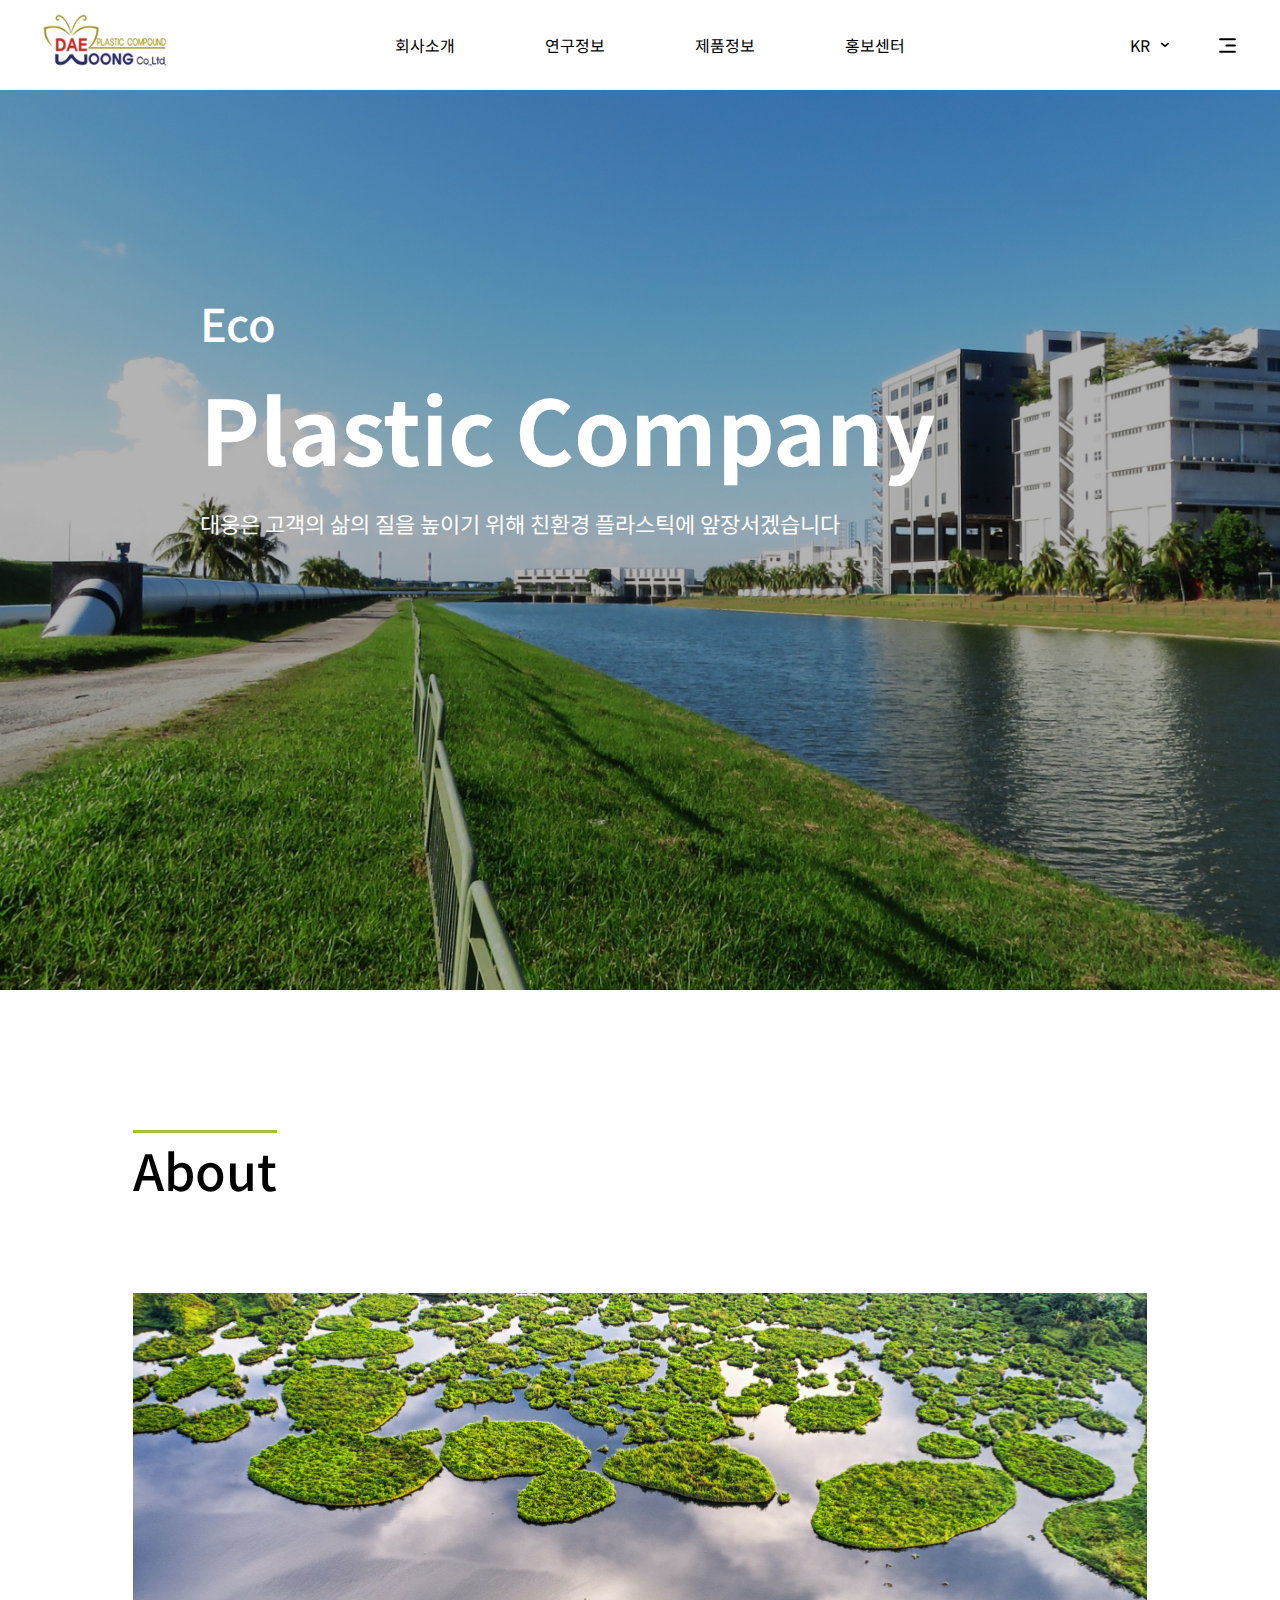
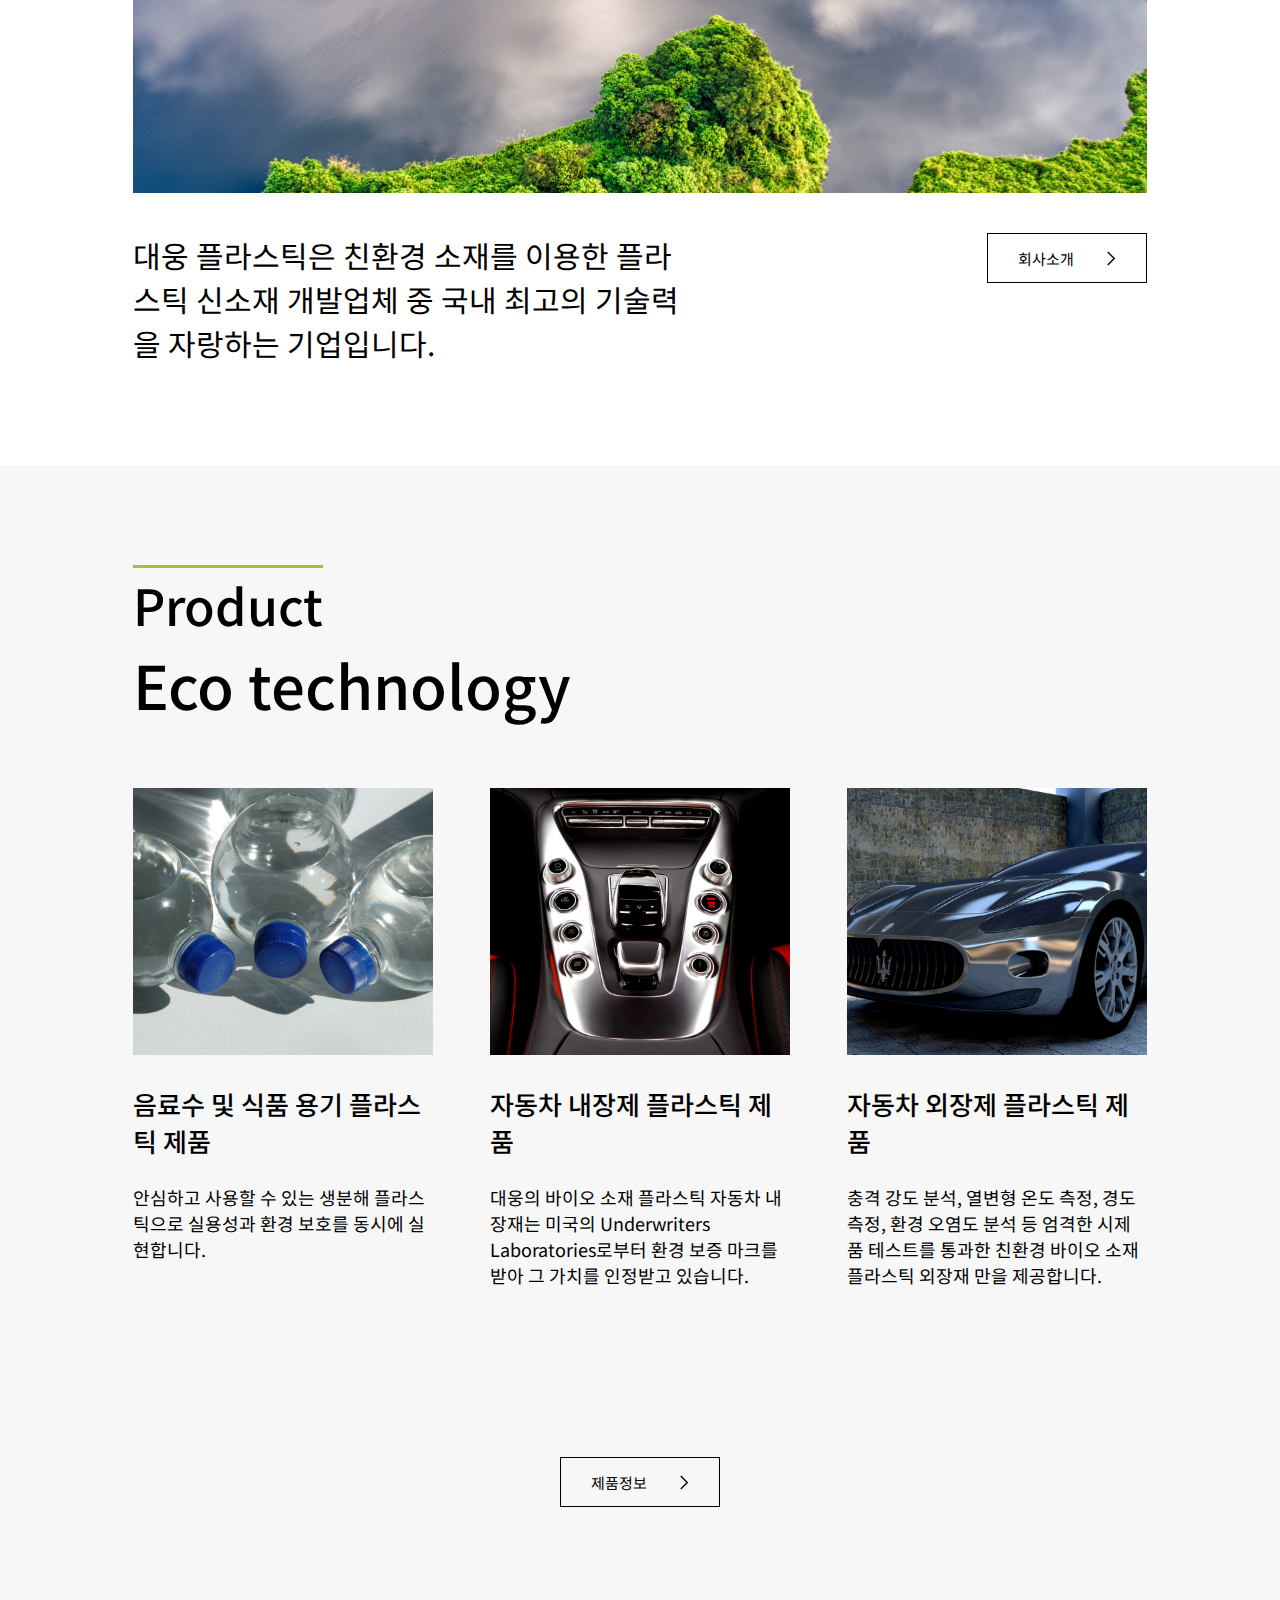
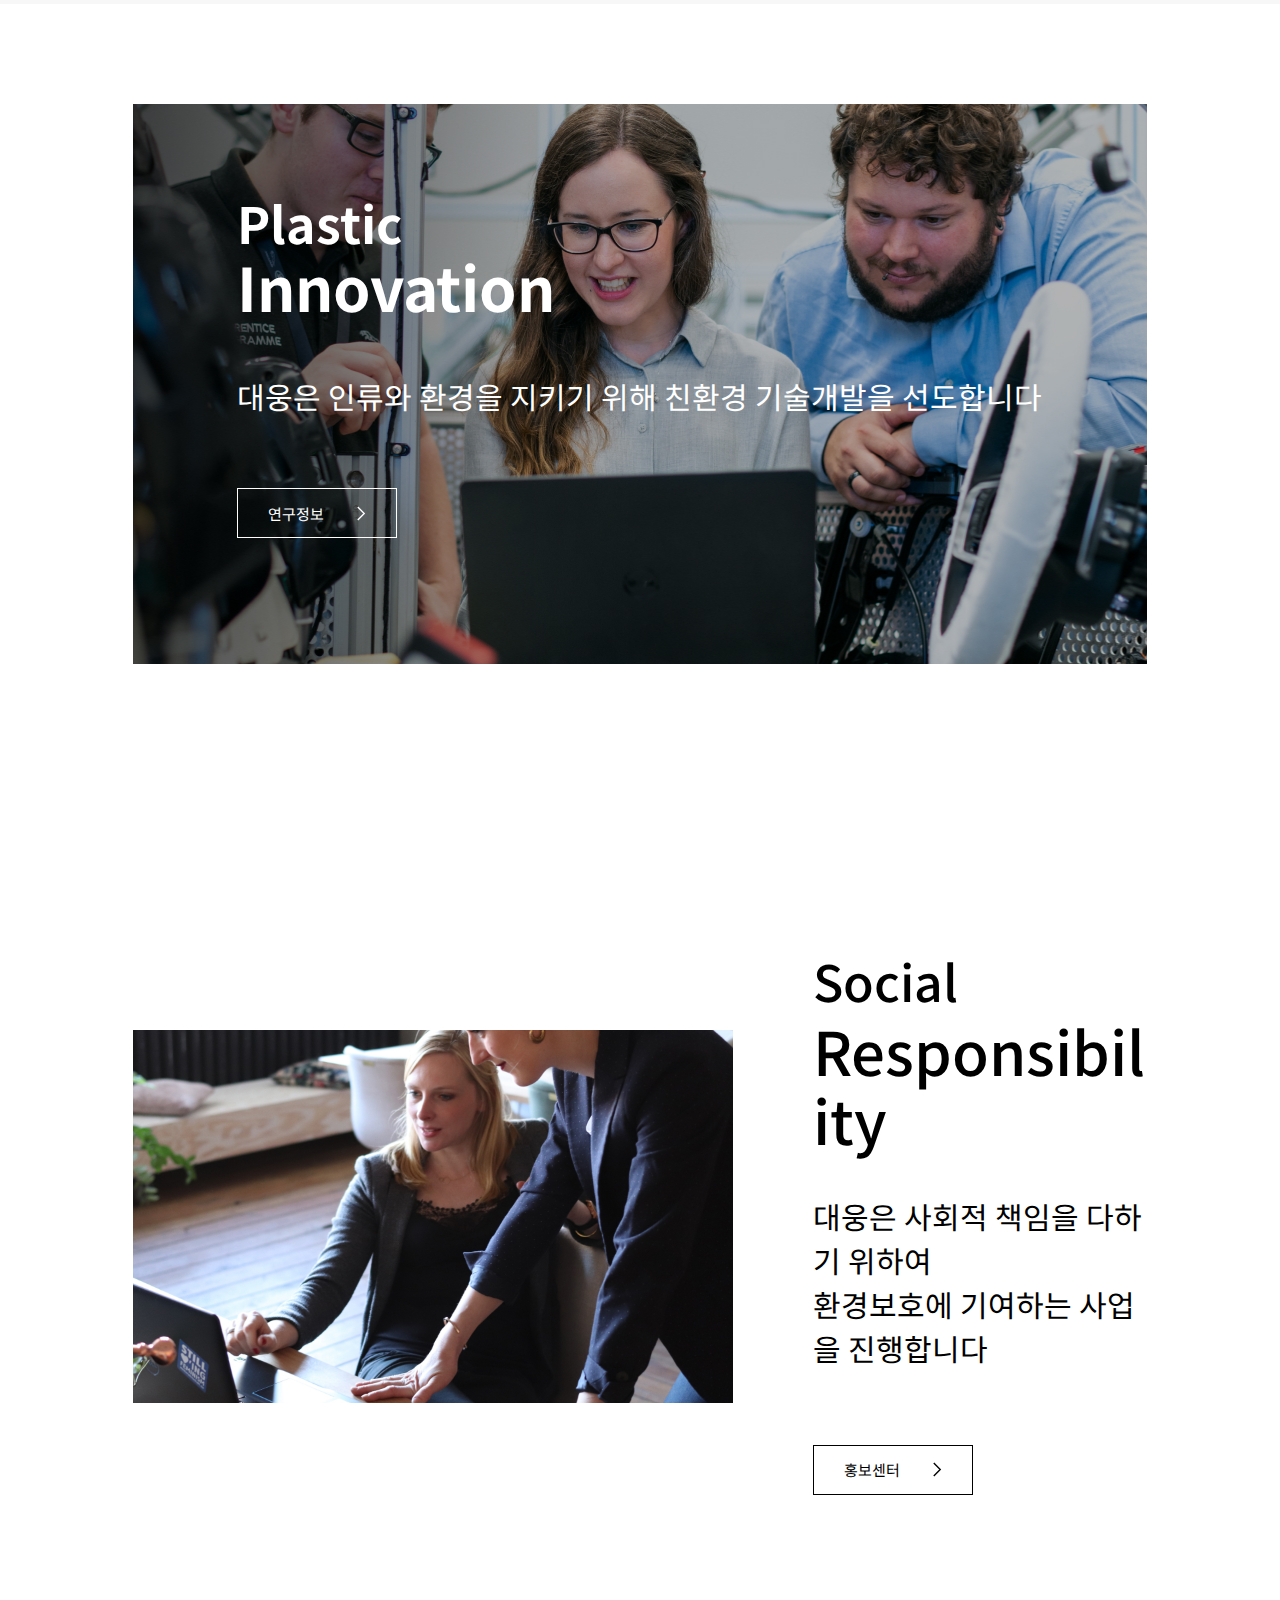
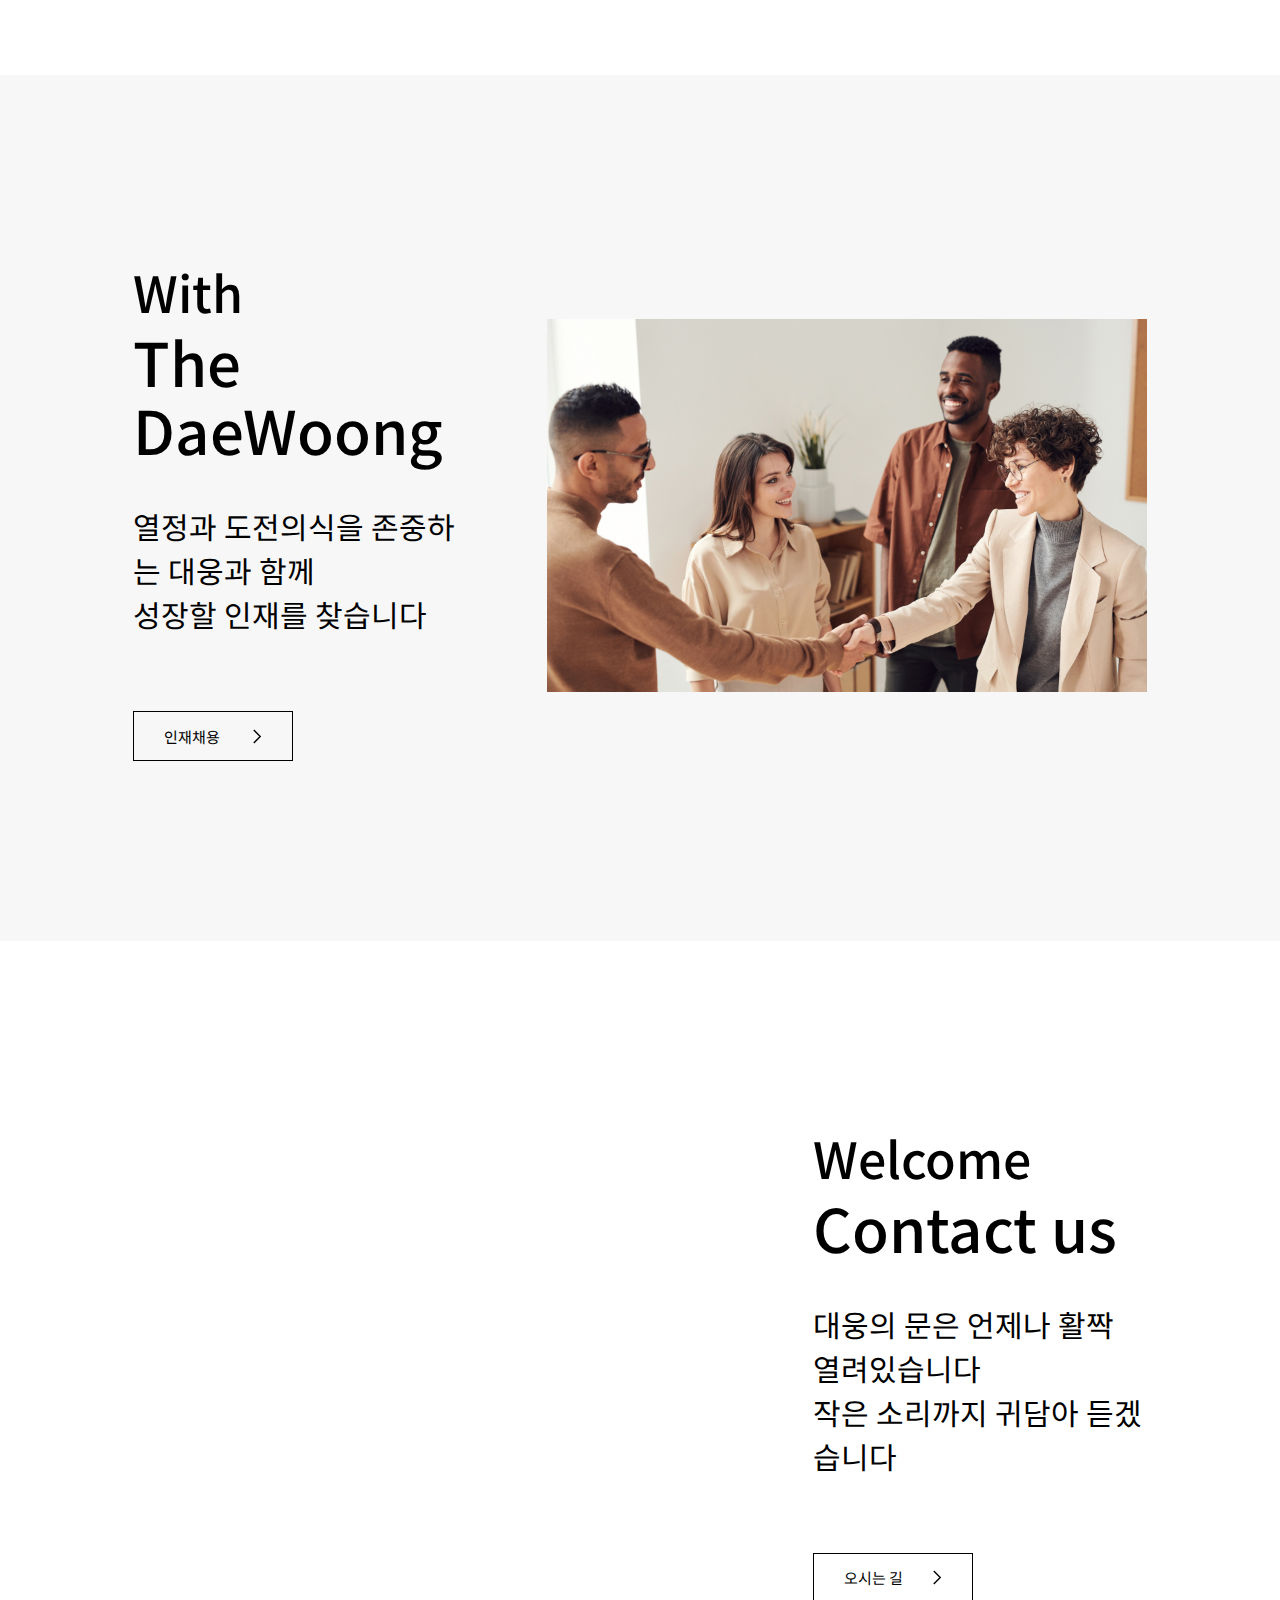
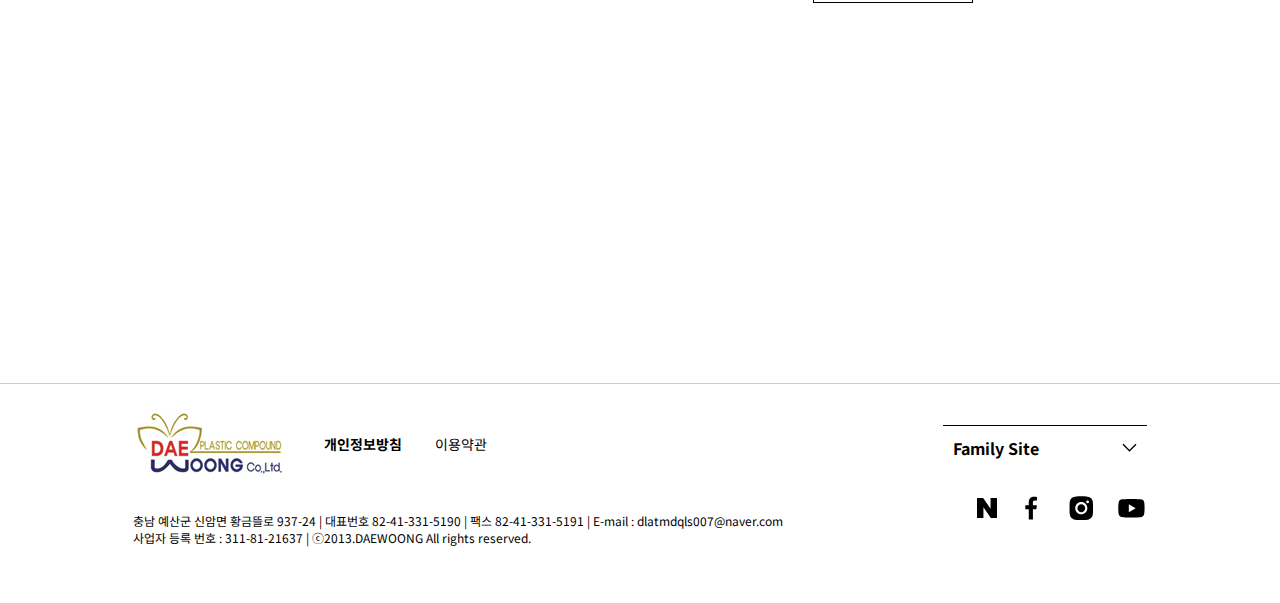
<file: index.html>
<!DOCTYPE html>
<html lang="kr">
  <head>
    <meta charset="UTF-8" />
    <meta http-equiv="X-UA-Compatible" content="IE=edge" />
    <meta name="viewport" content="width=device-width, initial-scale=1.0" />
    <meta charset="UTF-8" />
    <meta http-equiv="X-UA-Compatible" content="IE=edge" />
    <meta name="viewport" content="width=device-width, initial-scale=1.0" />
    <!-- og : open graph  -->
    <!-- 웹사이트 이름 -->
    <meta name="og:site_name" content="대웅 플라스틱 컴파운딩 업체" />
    <!-- 웹페이지 제목 -->
    <meta name="og:title" content="대웅 플라스틱 컴파운딩 업체" />
    <!-- 웹페이지 상세설명 -->
    <meta
      name="og:description"
      content="대웅 플라스틱 컴파운드 전문기업 공식 홈페이지입니다."
    />
    <meta name="og:type" content="website" />
    <!-- 웹페이지 주소 -->
    <meta name="og:url" content="http://127.0.0.1:5500/index.html" />
    <!-- 웹페이지 썸네일 (권장크기:1200 X 630)-->
    <meta
      name="og:image"
      content="file:///C:/Users/%ED%95%99%EC%83%9D%EC%9A%A9/Downloads/thumbnail.html"
    />
    <!-- 파비콘 -->
    <link
      rel="icon"
      type="image/png"
      sizes="64x64"
      href="favicon/favicon.ico"
    />

    <link
      href="https://fonts.googleapis.com/css2?family=Noto+Sans+KR:wght@100;300;400;500;700;900&display=swap"
      rel="stylesheet"
    />
    <link rel="stylesheet" href="./main/css/index_style.css" />
    <link
      rel="stylesheet"
      href="./main/css/index_pc.css"
      media="screen and (min-width:767px)"
    />
    <link
      rel="stylesheet"
      href="./main/css/index_mobile.css"
      media="screen and (max-width:767px)"
    />
    <script src="https://ajax.googleapis.com/ajax/libs/jquery/3.6.0/jquery.min.js"></script>
    <script src="./main/js/index.js"></script>
    <title>대웅 플라스틱 컴파운딩업체</title>
  </head>

  <body>
    <div class="wrap">
      <header class="header">
        <h1 class="logo">
          <a href="./index.html">
            <img src="./main/images/logo.jpg" alt="logo" />
          </a>
        </h1>
        <nav class="header_nav">
          <ul class="dep1_ul">
            <li class="dep1_li">
              <a href="./about/about.html"
                >회사소개
                <ul class="dep2_ul">
                  <li class="dep2_li">
                    <a href="./about/about.html">회사 비전 </a>
                  </li>
                  <li class="dep2_li">
                    <a href="./about/about.html">오시는 길 </a>
                  </li>
                </ul>
              </a>
            </li>
            <li class="dep1_li">
              <a href="./research/research.html"
                >연구정보
                <ul class="dep2_ul">
                  <li class="dep2_li">
                    <a href="./research/research.html">연구소 소개 </a>
                  </li>
                  <li class="dep2_li"><a href="#">기술 특허 </a></li>
                </ul>
              </a>
            </li>
            <li class="dep1_li">
              <a href="./product/product.html"
                >제품정보
                <ul class="dep2_ul">
                  <li class="dep2_li">
                    <a href="./product/product.html">제품검색 </a>
                  </li>
                  <li class="dep2_li">
                    <a href="#">자동자 외장재</a>
                  </li>
                  <li class="dep2_li">
                    <a href="#">자동자 내장재</a>
                  </li>
                  <li class="dep2_li">
                    <a href="#">기타 용품</a>
                  </li>
                </ul>
              </a>
            </li>
            <li class="dep1_li">
              <a href="./marketing/marketing.html"
                >홍보센터
                <ul class="dep2_ul">
                  <li class="dep2_li">
                    <a href="./marketing/marketing.html">뉴스 </a>
                  </li>
                  <li class="dep2_li"><a href="#">상담/FAQ </a></li>
                  <li class="dep2_li"><a href="#">인재채용</a></li>
                </ul>
              </a>
            </li>
          </ul>
        </nav>
        <div class="header_ui">
          <div class="lang">
            <a href="#"
              >KR
              <svg
                width="10"
                height="8"
                viewBox="0 0 8 5"
                fill="none"
                xmlns="http://www.w3.org/2000/svg"
              >
                <path d="M1 1L4 3.4L7 1" stroke="black" stroke-width="1.3px" />
              </svg>
              <ul>
                <li>KR</li>
                <li>EN</li>
              </ul>
            </a>
          </div>
          <div class="m_btn">
            <a href="#">
              <img src="./main/images/site-mep-menu.svg" alt="site-mep-menu" />
            </a>
          </div>
        </div>
      </header>
      <!-- site map -->
      <div class="site_map">
        <div class="site_map_upper">
          <h1 class="site_map_logo">
            <a href="./index.html">
              <img src="./main/images/logo.jpg" alt="logo" />
            </a>
          </h1>
          <div class="site_map_header_ui">
            <div class="site_map_close_btn">
              <a href="#">
                <img
                  src="./main/images/site_map_close_btn.svg"
                  alt="site_close_btn"
                />
              </a>
            </div>
            <!--site_map_close_btn-->
          </div>
        </div>
        <!--site_map_upper-->
        <nav class="site_map_nav">
          <ul class="site_map_dep1_ul">
            <li class="site_map_dep1_li bg1">
              <div class="map-box">
                <a href="./about/about.html"
                  >회사소개
                  <ul class="site_map_dep2_ul">
                    <li class="site_map_dep2_li">
                      <a href="./about/about.html">회사 소개</a>
                    </li>
                    <li class="site_map_dep2_li">
                      <a href="./about/about.html">회사 비전</a>
                    </li>
                    <li class="site_map_dep2_li">
                      <a href="./about/about.html">오시는 길</a>
                    </li>
                  </ul>
                </a>
              </div>
              <!--map-box-->
            </li>
            <li class="site_map_dep1_li bg2">
              <div class="map-box">
                <a href="./research/research.html"
                  >연구정보
                  <ul class="site_map_dep2_ul">
                    <li class="site_map_dep2_li">
                      <a href="./research/research.html">연구소 소개</a>
                    </li>
                    <li class="site_map_dep2_li"><a href="#">기술 특허</a></li>
                  </ul>
                </a>
              </div>
              <!--map-box-->
            </li>
            <li class="site_map_dep1_li bg3">
              <div class="map-box">
                <a href="./product/product.html"
                  >제품정보
                  <ul class="site_map_dep2_ul">
                    <li class="site_map_dep2_li">
                      <a href="./product/product.html">제품검색</a>
                    </li>
                    <li class="site_map_dep2_li">
                      <a href="#">자동차 외장재</a>
                    </li>
                    <li class="site_map_dep2_li">
                      <a href="#">자동차 내장재</a>
                    </li>
                    <li class="site_map_dep2_li">
                      <a href="#">기타 용품</a>
                    </li>
                  </ul>
                </a>
              </div>
              <!--map-box-->
            </li>
            <li class="site_map_dep1_li bg4">
              <div class="map-box">
                <a href="./marketing/marketing.html"
                  >홍보센터
                  <ul class="site_map_dep2_ul">
                    <li class="site_map_dep2_li">
                      <a href="./marketing/marketing.html">뉴스</a>
                    </li>
                    <li class="site_map_dep2_li"><a href="#">상담/FAQ</a></li>
                    <li class="site_map_dep2_li"><a href="#">인재채용</a></li>
                  </ul>
                </a>
              </div>
              <!--map-box-->
            </li>
          </ul>
        </nav>
      </div>

      <!-- 이 위까지가 site map 입니다. -->
      <div class="contents">
        <div class="main_bn">
          <div class="main_bn_title">
            <h3>Eco</h3>
            <h1>Plastic Company</h1>
            <p>
              대웅은 고객의 삶의 질을 높이기 위해 친환경 플라스틱에
              앞장서겠습니다
            </p>
          </div>
        </div>
        <div class="about">
          <div class="width_1520 width_mobile">
            <h1 class="about_title">About</h1>
            <div class="about_bn"></div>
            <div class="about_contents">
              <p>
                대웅 플라스틱은 친환경 소재를 이용한 플라스틱 신소재 개발업체 중
                국내 최고의 기술력을 자랑하는 기업입니다.
              </p>
              <div class="main_btn">
                <a href="./about/about.html">
                  회사소개
                  <svg
                    width="10"
                    height="15"
                    viewBox="0 0 8 14"
                    fill="none"
                    xmlns="http://www.w3.org/2000/svg"
                  >
                    <path
                      d="M1 1L7 7L1 13"
                      stroke="black"
                      stroke-width="1.3px"
                    />
                  </svg>
                </a>
              </div>
            </div>
          </div>
        </div>
        <div class="product">
          <div class="width_1520 width_mobile product_width_rate">
            <div class="product_title">
              <h3>Product</h3>
              <h1>Eco technology</h1>
            </div>
            <ul class="product_contents">
              <li class="product_contents_box">
                <div class="product_contents_img">
                  <img src="./main/images/product_1.jpg" alt="product_img" />
                </div>
                <div class="product_contents_text">
                  <h3>음료수 및 식품 용기 플라스틱 제품</h3>
                  <p>
                    안심하고 사용할 수 있는 생분해 플라스틱으로 실용성과 환경
                    보호를 동시에 실현합니다.
                  </p>
                </div>
              </li>
              <li class="product_contents_box">
                <div class="product_contents_img">
                  <img src="./main/images/product_2.jpg" alt="product_img" />
                </div>
                <div class="product_contents_text">
                  <h3>자동차 내장제 플라스틱 제품</h3>
                  <p>
                    대웅의 바이오 소재 플라스틱 자동차 내장재는 미국의
                    Underwriters Laboratories로부터 환경 보증 마크를 받아 그
                    가치를 인정받고 있습니다.
                  </p>
                </div>
              </li>
              <li class="product_contents_box">
                <div class="product_contents_img">
                  <img src="./main/images/product_3.jpg" alt="product_img" />
                </div>
                <div class="product_contents_text product_contents_text_last">
                  <h3>자동차 외장제 플라스틱 제품</h3>
                  <p>
                    충격 강도 분석, 열변형 온도 측정, 경도 측정, 환경 오염도
                    분석 등 엄격한 시제품 테스트를 통과한 친환경 바이오 소재
                    플라스틱 외장재 만을 제공합니다.
                  </p>
                </div>
              </li>
            </ul>
            <div class="main_btn product_contents_btn">
              <a href="./product/product.html">
                제품정보
                <svg
                  width="10"
                  height="15"
                  viewBox="0 0 8 14"
                  fill="none"
                  xmlns="http://www.w3.org/2000/svg"
                >
                  <path d="M1 1L7 7L1 13" stroke="black" stroke-width="1.3px" />
                </svg>
              </a>
            </div>
          </div>
        </div>
        <div class="width_mobile">
          <div class="innovation width_1520">
            <div class="innovation_title">
              <h3>Plastic</h3>
              <h1>Innovation</h1>
              <p>
                대웅은 인류와 환경을 지키기 위해 친환경 기술개발을 선도합니다
              </p>
              <div class="innovation_btn">
                <a href="./research/research.html">
                  연구정보
                  <svg
                    width="10"
                    height="15"
                    viewBox="0 0 8 14"
                    fill="none"
                    xmlns="http://www.w3.org/2000/svg"
                  >
                    <path
                      d="M1 1L7 7L1 13"
                      stroke="white"
                      stroke-width="1.3px"
                    />
                  </svg>
                </a>
              </div>
            </div>
          </div>
        </div>

        <div class="marketing">
          <div class="width_1520 width_mobile">
            <div class="marketing_contents">
              <div class="marketing_img">
                <img src="./main/images/marketing.jpg" alt="marketing_img" />
              </div>
              <div class="marketing_title">
                <h3>Social</h3>
                <h1>Responsibility</h1>
                <p>
                  대웅은 사회적 책임을 다하기 위하여 <br />
                  환경보호에 기여하는 사업을 진행합니다
                </p>
                <div class="main_btn marketing_btn">
                  <a href="./marketing/marketing.html">
                    홍보센터
                    <svg
                      width="10"
                      height="15"
                      viewBox="0 0 8 14"
                      fill="none"
                      xmlns="http://www.w3.org/2000/svg"
                    >
                      <path
                        d="M1 1L7 7L1 13"
                        stroke="black"
                        stroke-width="1.3px"
                      />
                    </svg>
                  </a>
                </div>
              </div>
            </div>
          </div>
        </div>
        <div class="recruit">
          <div class="width_1520 width_mobile recruit_width_rate">
            <div class="recruit_contents">
              <div class="recruit_title">
                <h3>With</h3>
                <h1>The DaeWoong</h1>
                <p>
                  열정과 도전의식을 존중하는 대웅과 함께 <br />
                  성장할 인재를 찾습니다
                </p>
                <div class="main_btn recruit_btn">
                  <a href="#">
                    인재채용
                    <svg
                      width="10"
                      height="15"
                      viewBox="0 0 8 14"
                      fill="none"
                      xmlns="http://www.w3.org/2000/svg"
                    >
                      <path
                        d="M1 1L7 7L1 13"
                        stroke="black"
                        stroke-width="1.3px"
                      />
                    </svg>
                  </a>
                </div>
              </div>
              <div class="recruit_img">
                <img src="./main/images/recruit.jpg" alt="recruit_img" />
              </div>
            </div>
          </div>
        </div>
        <div class="contact">
          <div class="width_1520">
            <div class="contact_contents">
              <div class="contact_img">
                <iframe
                  src="https://www.google.com/maps/embed?pb=!1m18!1m12!1m3!1d3197.8268635539102!2d126.77648921550676!3d36.726719179531734!2m3!1f0!2f0!3f0!3m2!1i1024!2i768!4f13.1!3m3!1m2!1s0x357af1d9b737816d%3A0xa151cee44d11624d!2z7Lap7LKt64Ko64-EIOyYiOyCsOq1sCDsi6DslZTrqbQg7Zmp6riI65yw66GcIDkzNy0x!5e0!3m2!1sko!2skr!4v1668653781672!5m2!1sko!2skr"
                  width="100%"
                  height="100%"
                  style="border: 0"
                  allowfullscreen=""
                  loading="lazy"
                  referrerpolicy="no-referrer-when-downgrade"
                ></iframe>
              </div>
              <div class="contact_title width_mobile">
                <h3>Welcome</h3>
                <h1>Contact us</h1>
                <p>
                  대웅의 문은 언제나 활짝 열려있습니다 <br />
                  작은 소리까지 귀담아 듣겠습니다
                </p>
                <div class="main_btn contact_btn">
                  <a href="./about/about.html">
                    오시는 길
                    <svg
                      width="10"
                      height="15"
                      viewBox="0 0 8 14"
                      fill="none"
                      xmlns="http://www.w3.org/2000/svg"
                    >
                      <path
                        d="M1 1L7 7L1 13"
                        stroke="black"
                        stroke-width="1.3px"
                      />
                    </svg>
                  </a>
                </div>
              </div>
            </div>
          </div>
        </div>
      </div>

      <footer class="footer">
        <div class="footer_left">
          <div class="footer_left_upper">
            <a href="./index.html">
              <img src="./main/images/logo.jpg" alt="logo" />
            </a>
            <div class="footer_left_info_1">
              <p><a href="#">개인정보방침</a></p>
              <p><a href="#">이용약관</a></p>
            </div>
          </div>

          <div class="footer_left_info_2">
            <p>
              충남 예산군 신암면 황금뜰로 937-24 | 대표번호 82-41-331-5190 |
              팩스 82-41-331-5191 | E-mail : dlatmdqls007@naver.com <br />
              사업자 등록 번호 : 311-81-21637 | ⓒ2013.DAEWOONG All rights
              reserved.
            </p>
          </div>
        </div>
        <div class="footer_right">
          <div class="family_site">
            <p>Family Site</p>
            <svg
              width="15"
              height="9"
              viewBox="0 0 15 9"
              fill="none"
              xmlns="http://www.w3.org/2000/svg"
            >
              <path
                d="M1 1.25L7.5 7.75L14 1.25"
                stroke="black"
                stroke-width="1.3px"
              />
            </svg>
          </div>
          <div class="sns_btn">
            <a href="https://www.naver.com/">
              <img src="./main/images/naver.svg" alt="naver_btn" />
            </a>
            <a href="https://www.facebook.com/">
              <img src="./main/images/facebook.svg" alt="facebook_btn" />
            </a>
            <a href="https://www.instagram.com/">
              <img src="./main/images/instagram.svg" alt="instagram_btn" />
            </a>
            <a href="https://www.youtube.com/">
              <img src="./main/images/youtube.svg" alt="youtube_btn" />
            </a>
          </div>
        </div>
      </footer>
    </div>
  </body>
</html>
</file>
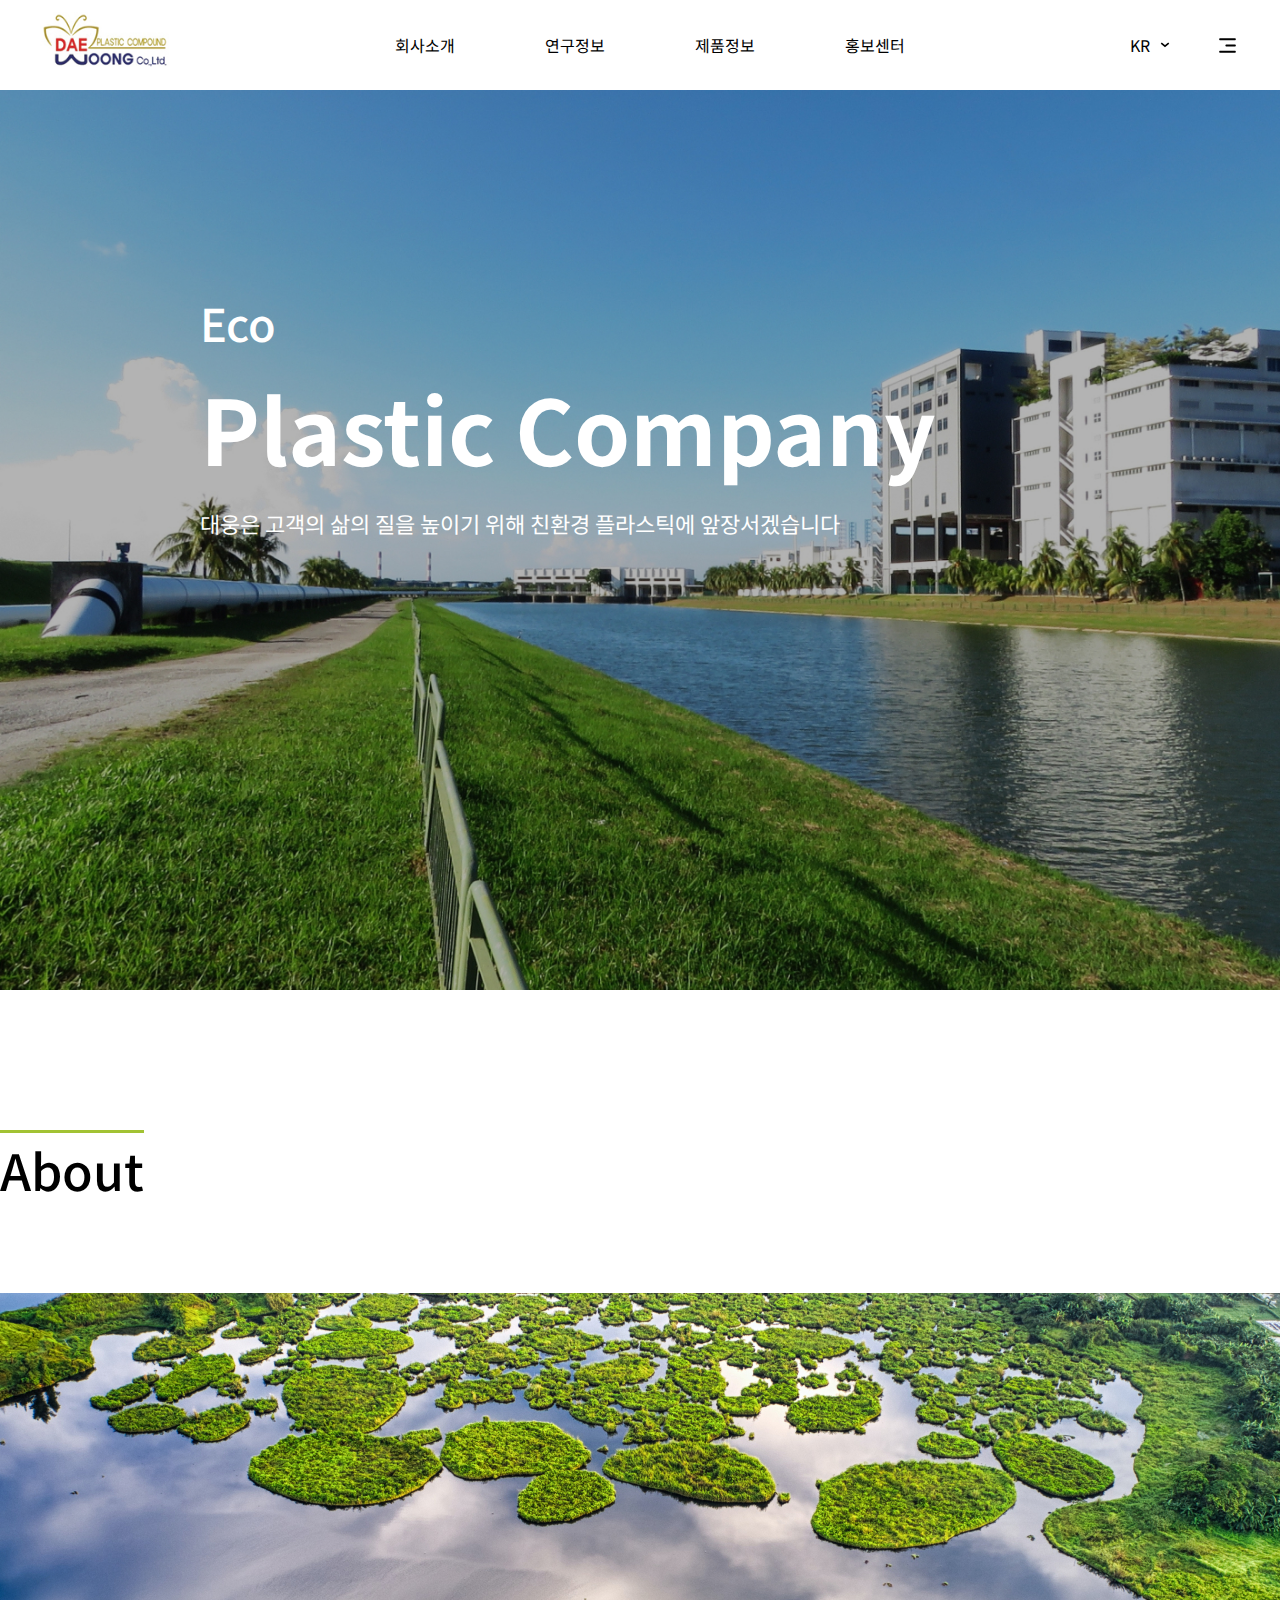
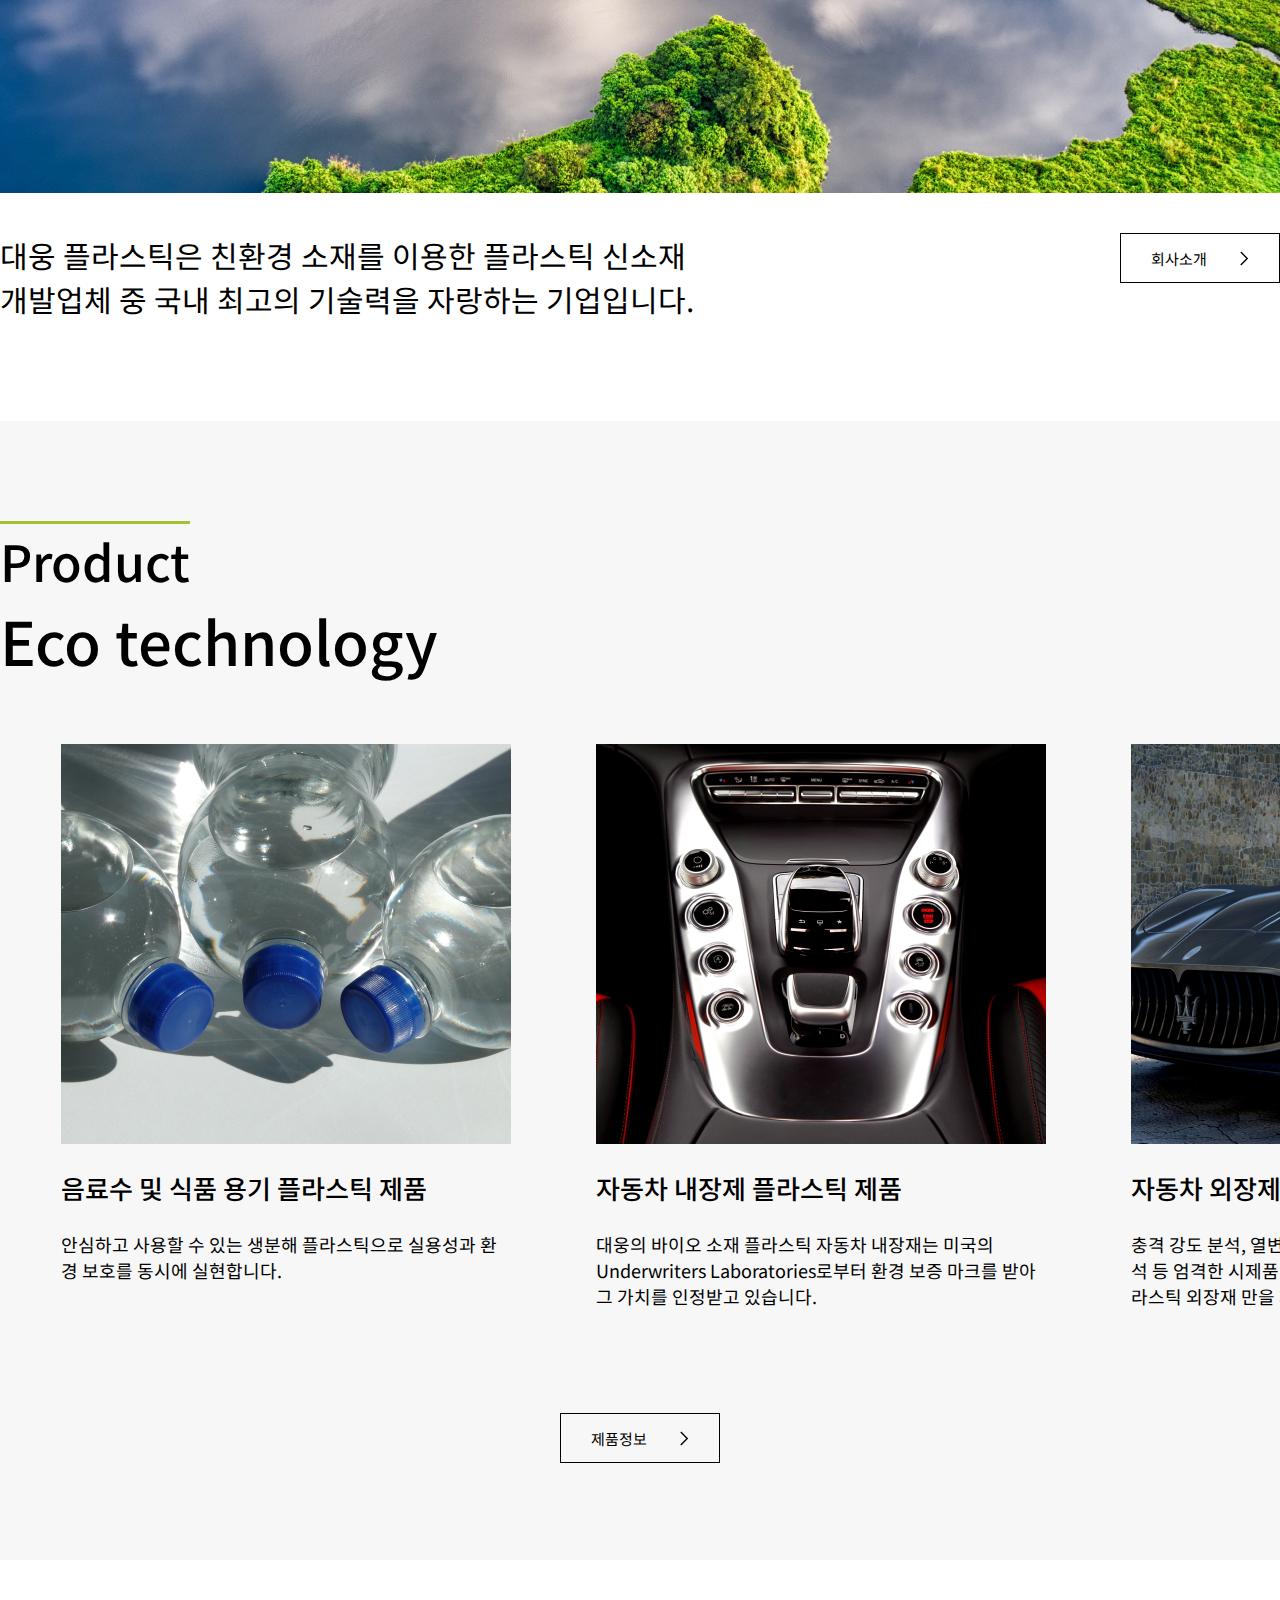
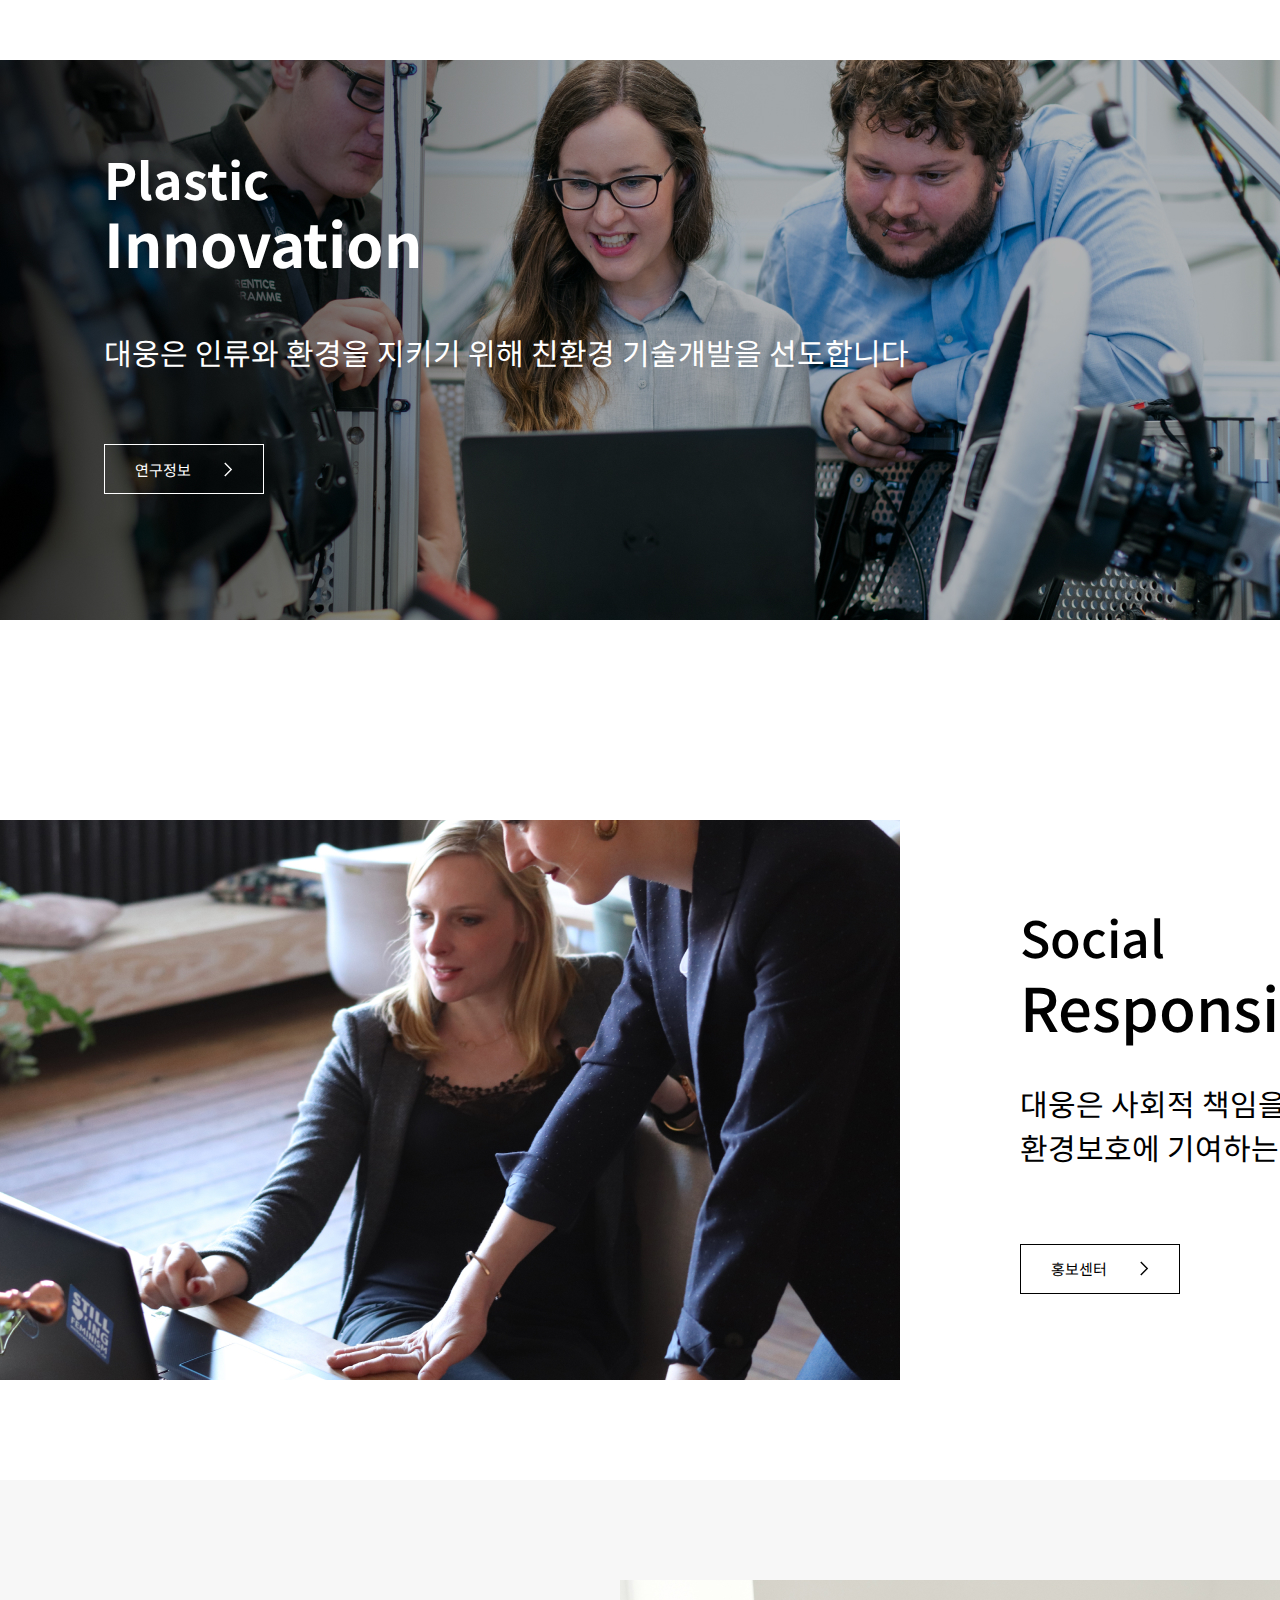
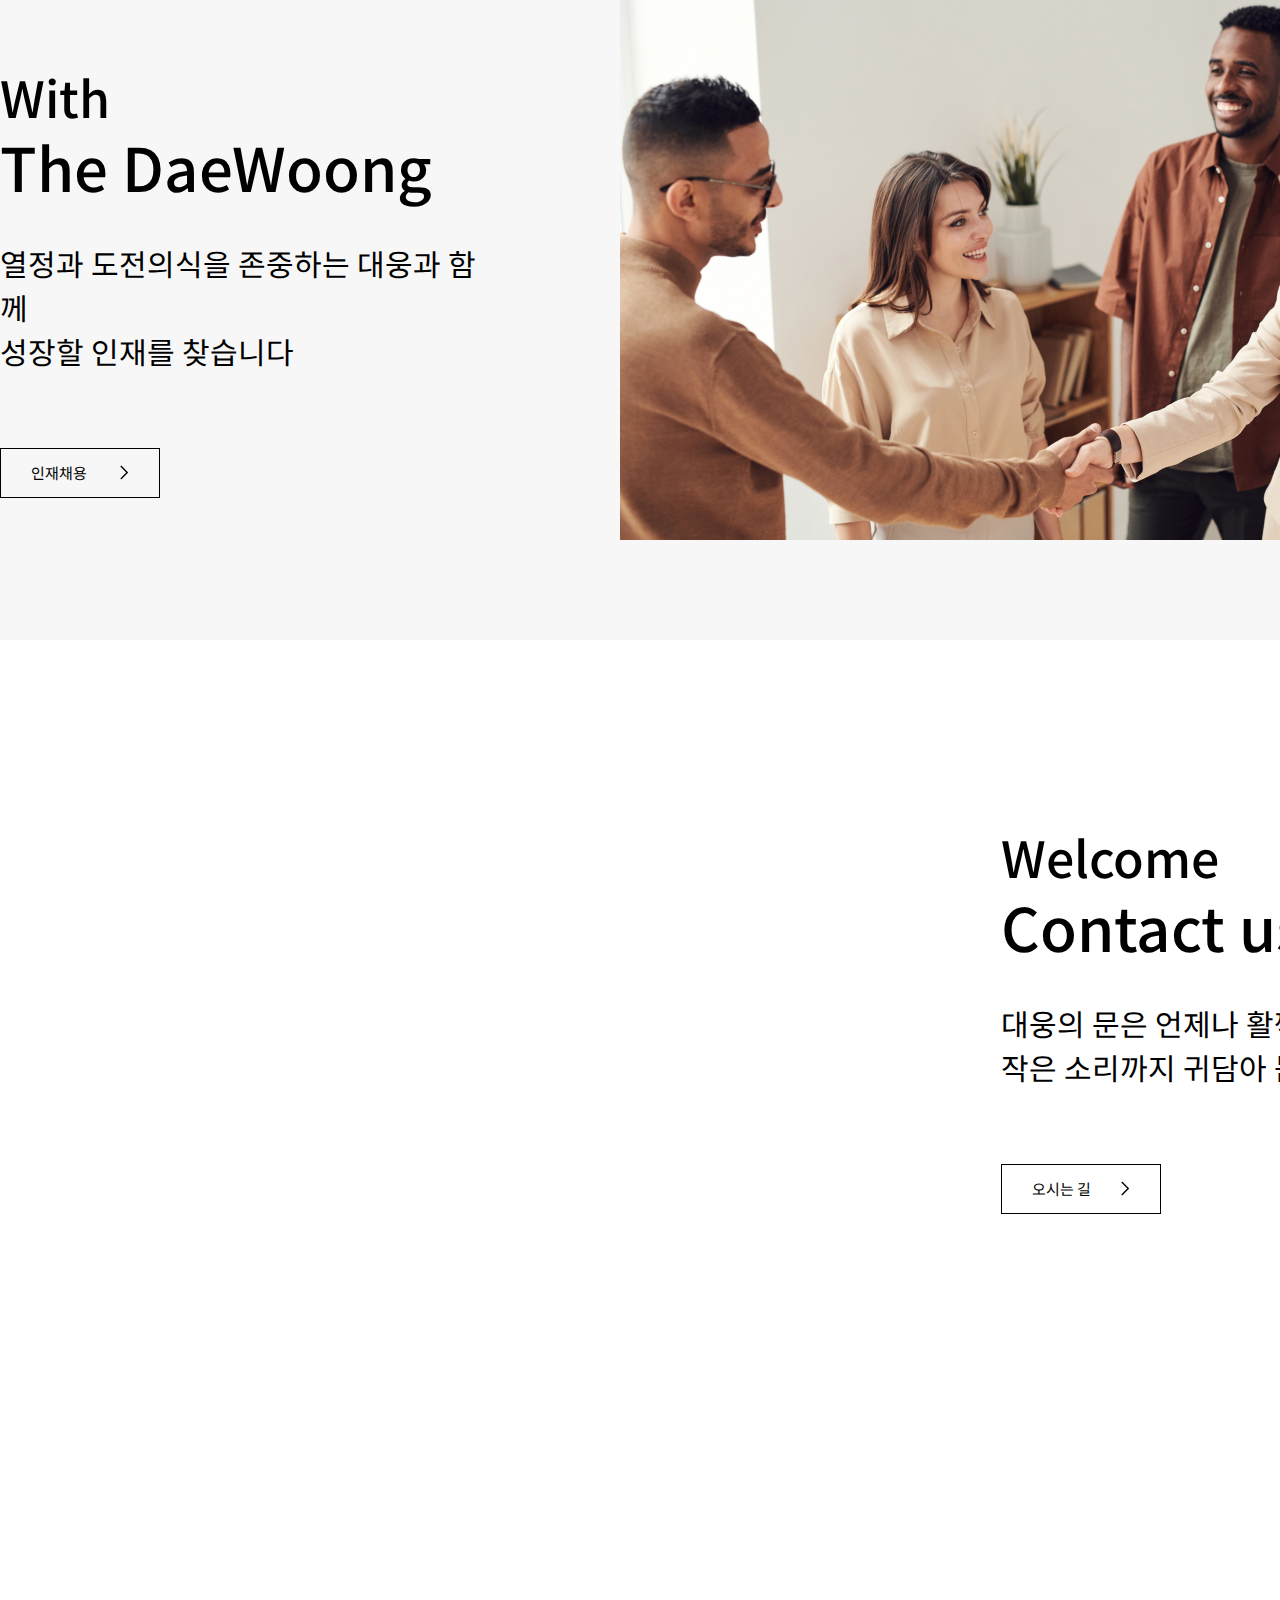
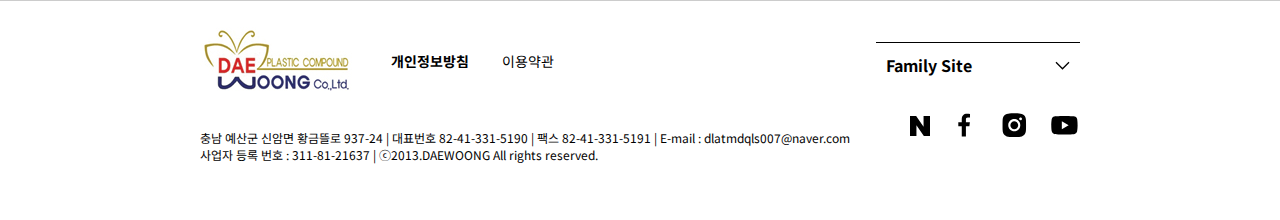
<file: 대웅/index.html>
<!DOCTYPE html>
<html lang="kr">

<head>
  <meta charset="UTF-8" />
  <meta http-equiv="X-UA-Compatible" content="IE=edge" />
  <meta name="viewport" content="width=device-width, initial-scale=1.0" />
  <link href="https://fonts.googleapis.com/css2?family=Noto+Sans+KR:wght@100;300;400;500;700;900&display=swap"
    rel="stylesheet" />
  <link rel="stylesheet" href="./css/index_style.css" />
  <link rel="stylesheet" href="./css/index_pc.css" media="screen and (min-width:767px)" />
  <link rel="stylesheet" href="./css/index_mobile.css" media="screen and (max-width:767px)" />
  <script src="https://ajax.googleapis.com/ajax/libs/jquery/3.6.0/jquery.min.js"></script>
  <script src="./js/index.js"></script>
  <title>대웅_메인페이지</title>
</head>

<body>
  <div class="wrap">
    <header class="header">
      <h1 class="logo">
        <a href="#">
          <img src="./images/imagesA/logo.jpg" alt="logo" />
        </a>
      </h1>
      <nav>
        <ul class="dep1_ul">
          <li class="dep1_li">
            <a href="sub_1_0_about.html">회사소개
              <ul class="dep2_ul">
                <li class="dep2_li"><a href="">회사 비전 </a></li>
                <li class="dep2_li"><a href="#">오시는 길 </a></li>
              </ul>
            </a>
          </li>
          <li class="dep1_li">
            <a href="#">연구정보
              <ul class="dep2_ul">
                <li class="dep2_li"><a href="#">연구소 소개 </a></li>
                <li class="dep2_li"><a href="#">기술 특허 </a></li>
              </ul>
            </a>
          </li>
          <li class="dep1_li">
            <a href="#">제품정보
              <ul class="dep2_ul">
                <li class="dep2_li"><a href="#">제품검색 </a></li>
              </ul>
            </a>
          </li>
          <li class="dep1_li">
            <a href="#">홍보센터
              <ul class="dep2_ul">
                <li class="dep2_li"><a href="#">뉴스 </a></li>
                <li class="dep2_li"><a href="#">상담/FAQ </a></li>
                <li class="dep2_li"><a href="#">인재채용</a></li>
              </ul>
            </a>
          </li>
        </ul>
      </nav>
      <div class="header_ui">
        <div class="lang">
          <a href="#">KR
            <svg width="10" height="8" viewBox="0 0 8 5" fill="none" xmlns="http://www.w3.org/2000/svg">
              <path d="M1 1L4 3.4L7 1" stroke="black" stroke-width="1.3px" />
            </svg>
          </a>
        </div>
        <div class="m_btn">
          <a href="#">
            <img src="./images/imagesA/site-mep-menu.svg" alt="site-mep-menu" />
          </a>
        </div>
      </div>
    </header>
    <!-- site map 입니다. -->
    <div class="site_map">
      <div class="site_map_upper">
        <h1 class="site_map_logo">
          <a href="#">
            <img src="./images/imagesA/logo.jpg" alt="logo" />
          </a>
        </h1>
        <div class="site_map_header_ui">
          <div class="site_map_close_btn">
            <a href="#"> X </a>
          </div>
        </div>
      </div>

      <nav class="site_map_nav">
        <ul class="site_map_dep1_ul">
          <li class="site_map_dep1_li">
            <a href="#">회사소개
              <ul class="site_map_dep2_ul">
                <li class="site_map_dep2_li"><a href="#">회사 비전 </a></li>
                <li class="site_map_dep2_li"><a href="#">오시는 길 </a></li>
              </ul>
            </a>
          </li>
          <li class="site_map_dep1_li">
            <a href="#">연구정보
              <ul class="site_map_dep2_ul">
                <li class="site_map_dep2_li"><a href="#">연구소 소개 </a></li>
                <li class="site_map_dep2_li"><a href="#">기술 특허 </a></li>
              </ul>
            </a>
          </li>
          <li class="site_map_dep1_li">
            <a href="#">제품정보
              <ul class="site_map_dep2_ul">
                <li class="site_map_dep2_li"><a href="#">제품검색 </a></li>
              </ul>
            </a>
          </li>
          <li class="site_map_dep1_li">
            <a href="#">홍보센터
              <ul class="site_map_dep2_ul">
                <li class="site_map_dep2_li"><a href="#">뉴스 </a></li>
                <li class="site_map_dep2_li"><a href="#">상담/FAQ </a></li>
                <li class="site_map_dep2_li"><a href="#">인재채용</a></li>
              </ul>
            </a>
          </li>
        </ul>
      </nav>
    </div>

    <!-- 이 위까지가 site map 입니다. -->
    <div class="contents">
      <div class="main_bn">
        <div class="main_bn_title">
          <h3>Eco</h3>
          <h1>Plastic Company</h1>
          <p>
            대웅은 고객의 삶의 질을 높이기 위해 친환경 플라스틱에
            앞장서겠습니다
          </p>
        </div>
      </div>
      <div class="about">
        <div class="width_1520 width_mobile">
          <h1 class="about_title">About</h1>
          <div class="about_bn"></div>
          <div class="about_contents">
            <p>
              대웅 플라스틱은 친환경 소재를 이용한 플라스틱 신소재 개발업체 중
              국내 최고의 기술력을 자랑하는 기업입니다.
            </p>
            <div class="main_btn">
              <a href="#">
                회사소개
                <svg width="10" height="15" viewBox="0 0 8 14" fill="none" xmlns="http://www.w3.org/2000/svg">
                  <path d="M1 1L7 7L1 13" stroke="black" stroke-width="1.3px" />
                </svg>

                <!-- <img src="./images/main_btn_arrow.svg" alt="btn_arrow" /> -->
              </a>
            </div>
          </div>
        </div>
      </div>
      <div class="product">
        <div class="width_1520 width_mobile">
          <div class="product_title">
            <h3>Product</h3>
            <h1>Eco technology</h1>
          </div>
          <ul class="product_contents">
            <li class="product_contents_box">
              <div class="product_contents_img">
                <img src="./images/imagesA/product_1.jpg" alt="product_img" />
              </div>
              <div class="product_contents_text">
                <h3>음료수 및 식품 용기 플라스틱 제품</h3>
                <p>
                  안심하고 사용할 수 있는 생분해 플라스틱으로 실용성과 환경
                  보호를 동시에 실현합니다.
                </p>
              </div>
            </li>
            <li class="product_contents_box">
              <div class="product_contents_img">
                <img src="./images/imagesA/product_2.jpg" alt="product_img" />
              </div>
              <div class="product_contents_text">
                <h3>자동차 내장제 플라스틱 제품</h3>
                <p>
                  대웅의 바이오 소재 플라스틱 자동차 내장재는 미국의
                  Underwriters Laboratories로부터 환경 보증 마크를 받아 그
                  가치를 인정받고 있습니다.
                </p>
              </div>
            </li>
            <li class="product_contents_box">
              <div class="product_contents_img">
                <img src="./images/imagesA/product_3.jpg" alt="product_img" />
              </div>
              <div class="product_contents_text product_contents_text_last">
                <h3>자동차 외장제 플라스틱 제품</h3>
                <p>
                  충격 강도 분석, 열변형 온도 측정, 경도 측정, 환경 오염도
                  분석 등 엄격한 시제품 테스트를 통과한 친환경 바이오 소재
                  플라스틱 외장재 만을 제공합니다.
                </p>
              </div>
            </li>
          </ul>
          <div class="main_btn product_contents_btn">
            <a href="#">
              제품정보
              <svg width="10" height="15" viewBox="0 0 8 14" fill="none" xmlns="http://www.w3.org/2000/svg">
                <path d="M1 1L7 7L1 13" stroke="black" stroke-width="1.3px" />
              </svg>
            </a>
          </div>
        </div>
      </div>
      <div class="width_1520 width_mobile">
        <div class="innovation">
          <div class="innovation_title">
            <h3>Plastic</h3>
            <h1>Innovation</h1>
            <p>
              대웅은 인류와 환경을 지키기 위해 친환경 기술개발을 선도합니다
            </p>
            <div class="innovation_btn">
              <a href="#">
                연구정보
                <svg width="10" height="15" viewBox="0 0 8 14" fill="none" xmlns="http://www.w3.org/2000/svg">
                  <path d="M1 1L7 7L1 13" stroke="white" stroke-width="1.3px" />
                </svg>
              </a>
            </div>
          </div>
        </div>
      </div>

      <div class="marketing">
        <div class="width_1520 width_mobile">
          <div class="marketing_contents">
            <div class="marketing_img">
              <img src="./images/imagesA/marketing.jpg" alt="marketing_img" />
            </div>
            <div class="marketing_title">
              <h3>Social</h3>
              <h1>Responsibility</h1>
              <p>
                대웅은 사회적 책임을 다하기 위하여 <br />
                환경보호에 기여하는 사업을 진행합니다
              </p>
              <div class="main_btn marketing_btn">
                <a href="#">
                  홍보센터
                  <svg width="10" height="15" viewBox="0 0 8 14" fill="none" xmlns="http://www.w3.org/2000/svg">
                    <path d="M1 1L7 7L1 13" stroke="black" stroke-width="1.3px" />
                  </svg>
                </a>
              </div>
            </div>
          </div>
        </div>
      </div>
      <div class="recruit">
        <div class="width_1520 width_mobile">
          <div class="recruit_contents">
            <div class="recruit_title">
              <h3>With</h3>
              <h1>The DaeWoong</h1>
              <p>
                열정과 도전의식을 존중하는 대웅과 함께 <br />
                성장할 인재를 찾습니다
              </p>
              <div class="main_btn recruit_btn">
                <a href="#">
                  인재채용
                  <svg width="10" height="15" viewBox="0 0 8 14" fill="none" xmlns="http://www.w3.org/2000/svg">
                    <path d="M1 1L7 7L1 13" stroke="black" stroke-width="1.3px" />
                  </svg>
                </a>
              </div>
            </div>
            <div class="recruit_img">
              <img src="./images/imagesA/recruit.jpg" alt="recruit_img" />
            </div>
          </div>
        </div>
      </div>
      <div class="contact">
        <div class="width_1520 width_mobile">
          <div class="contact_contents">
            <div class="contact_img">
              <iframe
                src="https://www.google.com/maps/embed?pb=!1m18!1m12!1m3!1d3197.8268635539102!2d126.77648921550676!3d36.726719179531734!2m3!1f0!2f0!3f0!3m2!1i1024!2i768!4f13.1!3m3!1m2!1s0x357af1d9b737816d%3A0xa151cee44d11624d!2z7Lap7LKt64Ko64-EIOyYiOyCsOq1sCDsi6DslZTrqbQg7Zmp6riI65yw66GcIDkzNy0x!5e0!3m2!1sko!2skr!4v1668653781672!5m2!1sko!2skr"
                width="100%" height="100%" style="border: 0" allowfullscreen="" loading="lazy"
                referrerpolicy="no-referrer-when-downgrade"></iframe>
            </div>
            <div class="contact_title">
              <h3>Welcome</h3>
              <h1>Contact us</h1>
              <p>
                대웅의 문은 언제나 활짝 열려있습니다 <br />
                작은 소리까지 귀담아 듣겠습니다
              </p>
              <div class="main_btn contact_btn">
                <a href="#">
                  오시는 길
                  <svg width="10" height="15" viewBox="0 0 8 14" fill="none" xmlns="http://www.w3.org/2000/svg">
                    <path d="M1 1L7 7L1 13" stroke="black" stroke-width="1.3px" />
                  </svg>
                </a>
              </div>
            </div>
          </div>
        </div>
      </div>
    </div>

    <footer class="footer">
      <div class="footer_left">
        <div class="footer_left_upper">
          <a href="#">
            <img src="./images/imagesA/logo.jpg" alt="logo" />
          </a>
          <div class="footer_left_info_1">
            <p><a href="#">개인정보방침</a></p>
            <p><a href="#">이용약관</a></p>
          </div>
        </div>

        <div class="footer_left_info_2">
          <p>
            충남 예산군 신암면 황금뜰로 937-24 | 대표번호 82-41-331-5190 |
            팩스 82-41-331-5191 | E-mail : dlatmdqls007@naver.com <br />
            사업자 등록 번호 : 311-81-21637 | ⓒ2013.DAEWOONG All rights
            reserved.
          </p>
        </div>
      </div>
      <div class="footer_right">
        <div class="family_site">
          <p>Family Site</p>
          <svg width="15" height="9" viewBox="0 0 15 9" fill="none" xmlns="http://www.w3.org/2000/svg">
            <path d="M1 1.25L7.5 7.75L14 1.25" stroke="black" stroke-width="1.3px" />
          </svg>
        </div>
        <div class="sns_btn">
          <a href="#">
            <img src="./images/imagesA/naver.svg" alt="naver_btn" />
          </a>
          <a href="#">
            <img src="./images/imagesA/facebook.svg" alt="facebook_btn" />
          </a>
          <a href="#">
            <img src="./images/imagesA/instagram.svg" alt="instagram_btn" />
          </a>
          <a href="#">
            <img src="./images/imagesA/youtube.svg" alt="youtube_btn" />
          </a>
        </div>
      </div>
    </footer>
  </div>
</body>

</html>
</file>
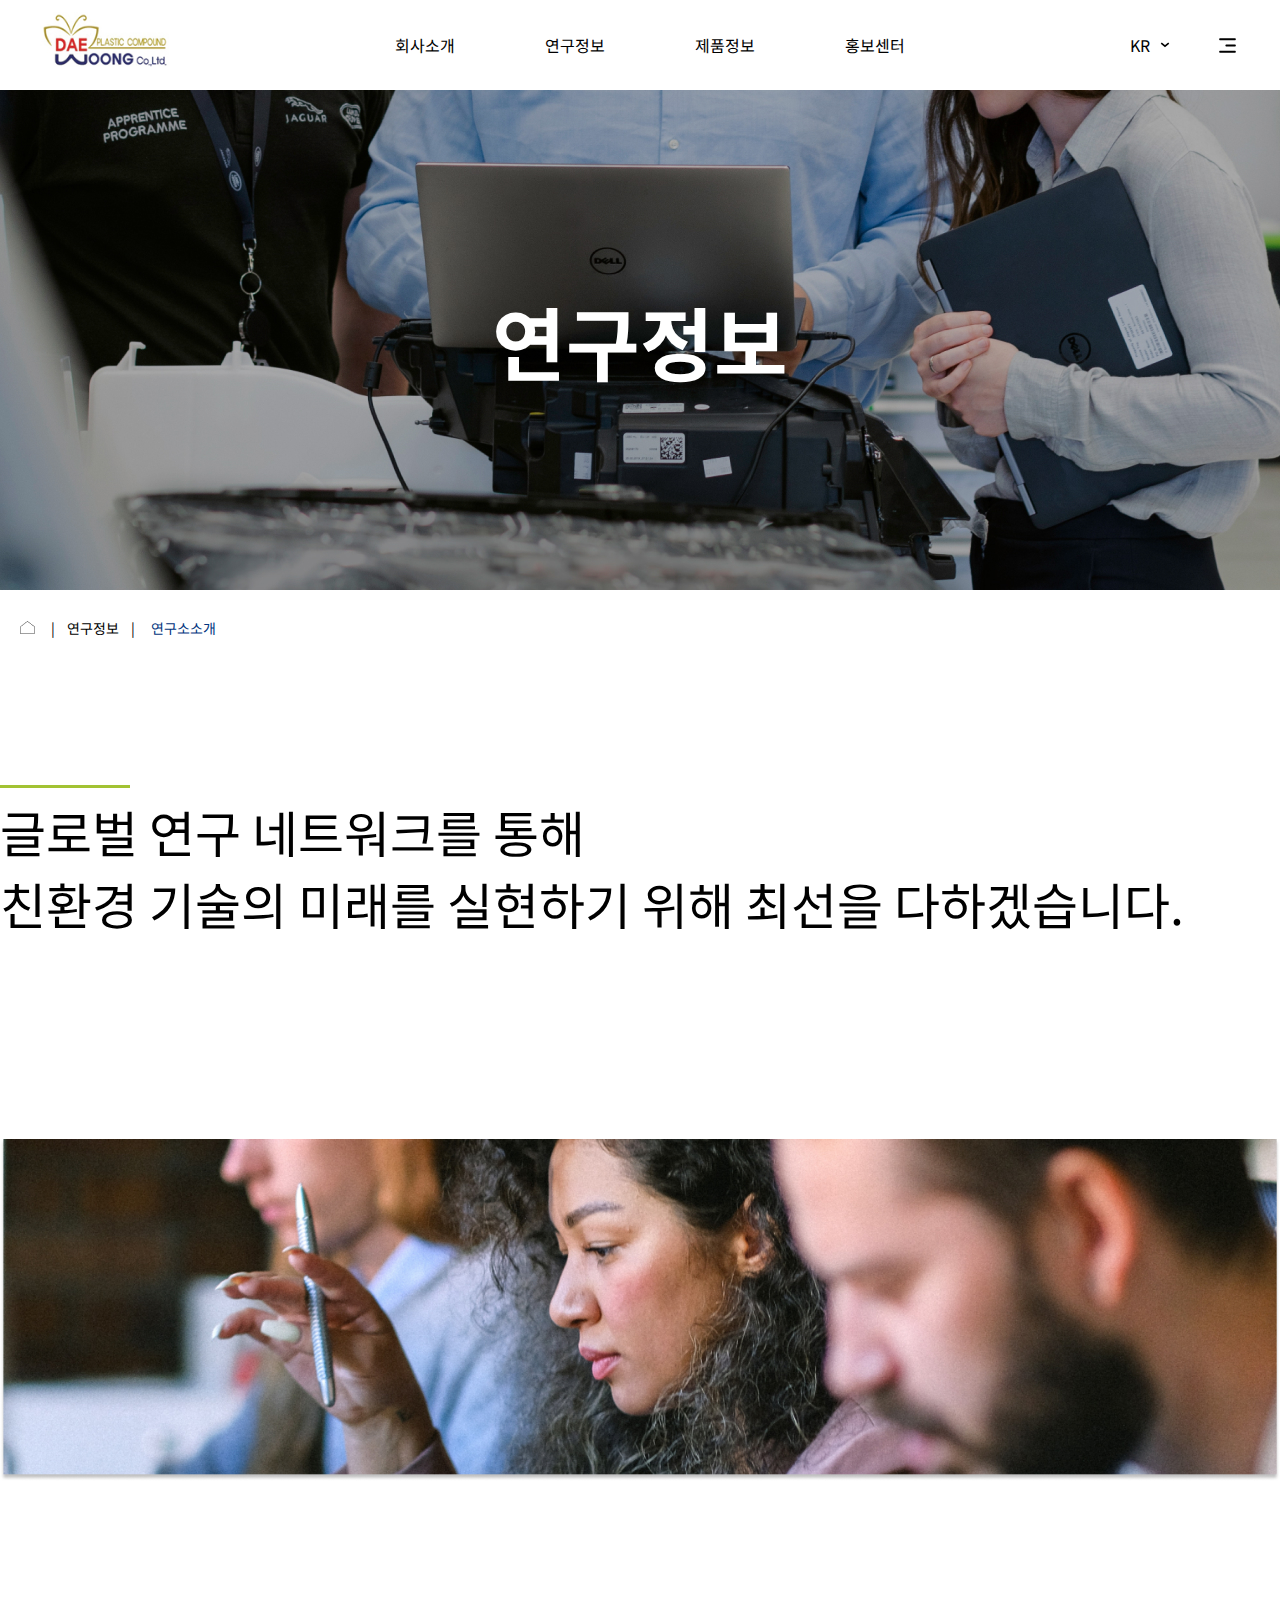
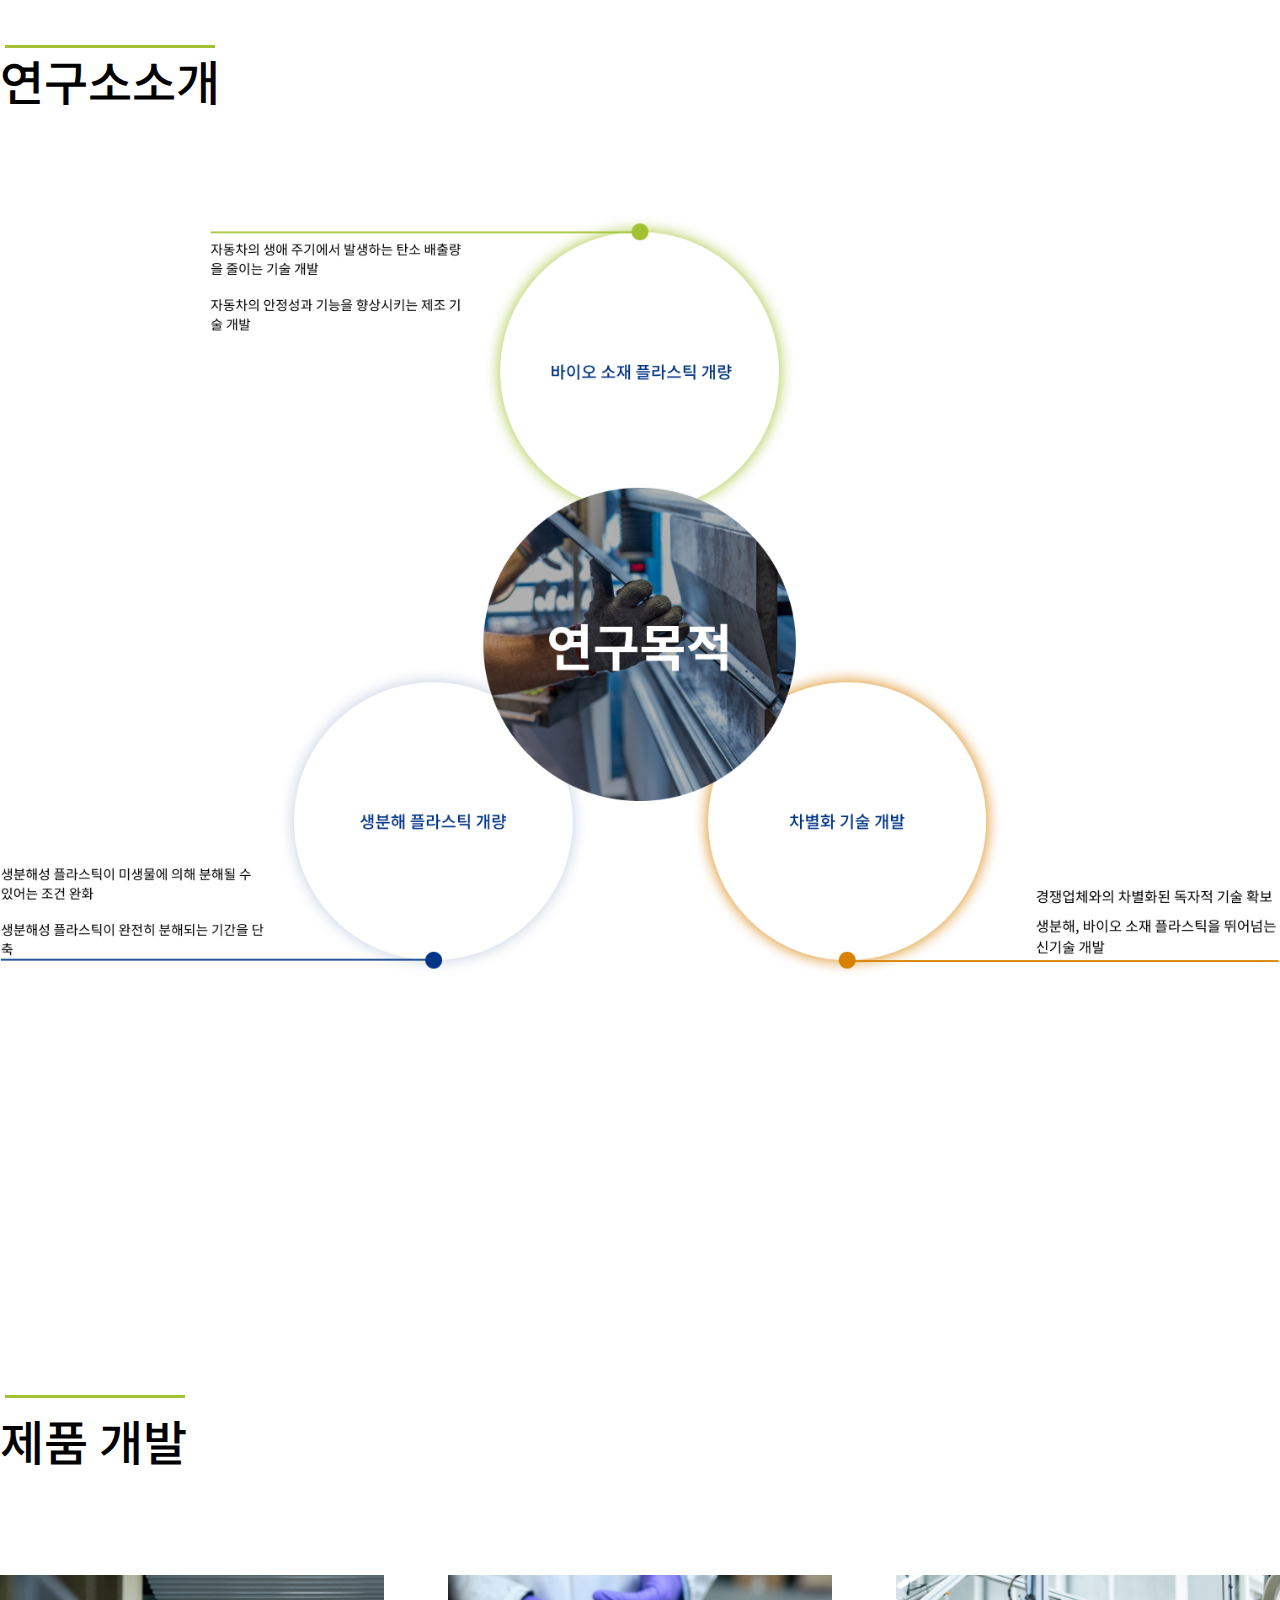
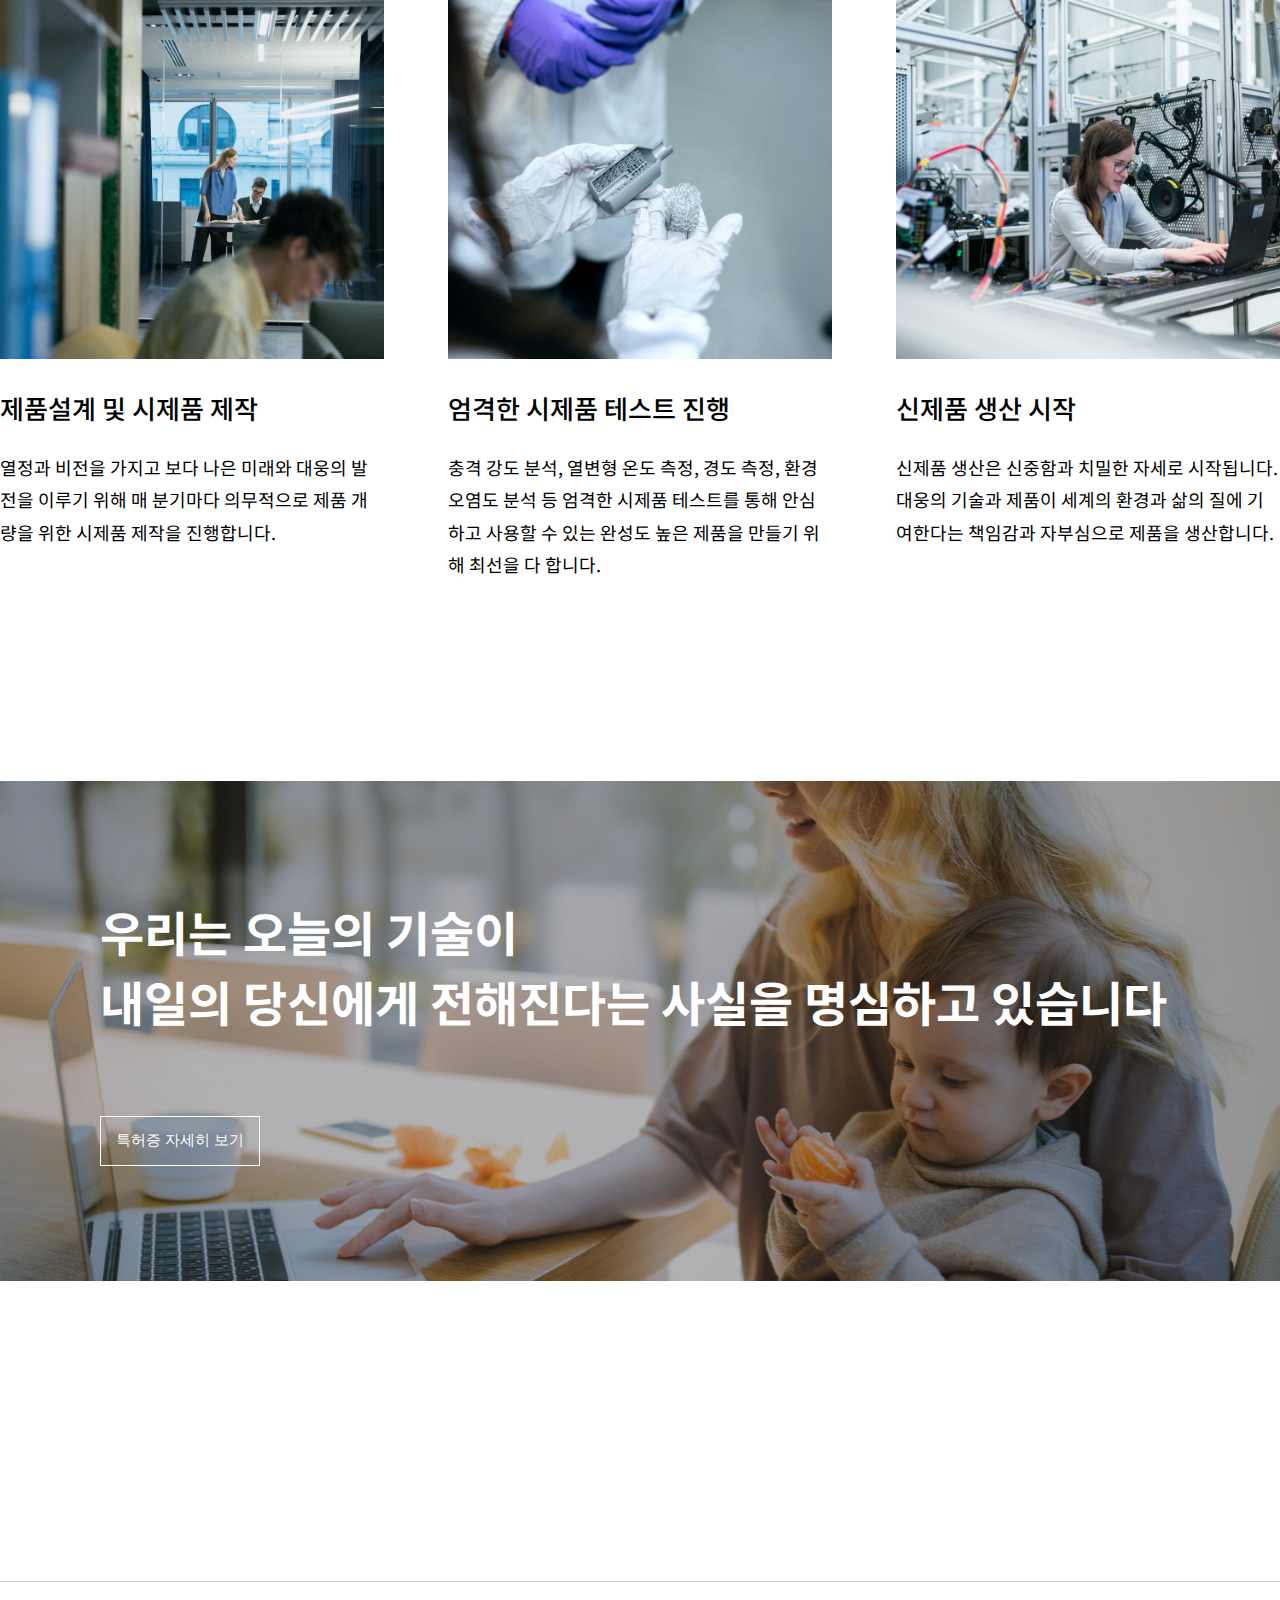
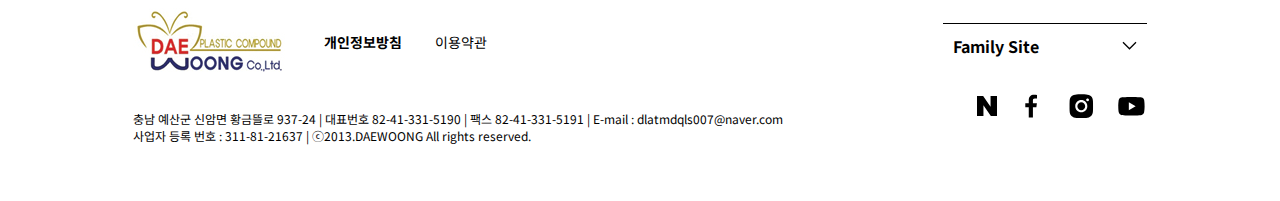
<file: research.html>
<!DOCTYPE html>
<html lang="kr">
  <head>
    <meta charset="UTF-8" />
    <meta http-equiv="X-UA-Compatible" content="IE=edge" />
    <meta name="viewport" content="width=device-width, initial-scale=1.0" />
    <link
      href="https://fonts.googleapis.com/css2?family=Noto+Sans+KR:wght@100;300;400;500;700;900&display=swap"
      rel="stylesheet"
    />
    <link
      rel="stylesheet"
      href="../component/component_css/component_reset.css"
    />
    <link
      rel="stylesheet"
      href="../component/component_css/component_pc.css"
      media="screen and (min-width:767px)"
    />
    <link
      rel="stylesheet"
      href="../component/component_css/component_mobile.css"
      media="screen and (max-width:767px)"
    />
    <link
      rel="stylesheet"
      href="./research_css/research_pc.css"
      media="screen and (min-width:767px)"
    />
    <link
      rel="stylesheet"
      href="./research_css/research_mobile.css"
      media="screen and (max-width:767px)"
    />
    <script src="https://ajax.googleapis.com/ajax/libs/jquery/3.6.0/jquery.min.js"></script>
    <script src="../component/component_js/component.js"></script>
    <title>리서치입니다</title>
  </head>
  <body>
    <div class="wrap">
      <header class="header">
        <h1 class="logo">
          <a href="../index.html">
            <img src="../component/component_images/logo.jpg" alt="logo" />
          </a>
        </h1>
        <nav class="header_nav">
          <ul class="dep1_ul">
            <li class="dep1_li">
              <a href="../about/about.html"
                >회사소개
                <ul class="dep2_ul">
                  <li class="dep2_li">
                    <a href="../about/about.html">회사 비전 </a>
                  </li>
                  <li class="dep2_li">
                    <a href="../about/about.html">오시는 길 </a>
                  </li>
                </ul>
              </a>
            </li>
            <li class="dep1_li">
              <a href="./research.html"
                >연구정보
                <ul class="dep2_ul">
                  <li class="dep2_li">
                    <a href="./research.html">연구소 소개 </a>
                  </li>
                  <li class="dep2_li"><a href="#">기술 특허 </a></li>
                </ul>
              </a>
            </li>
            <li class="dep1_li">
              <a href="../product/product.html"
                >제품정보
                <ul class="dep2_ul">
                  <li class="dep2_li">
                    <a href="../product/product.html">제품검색 </a>
                  </li>
                  <li class="dep2_li">
                    <a href="#">자동자 외장재</a>
                  </li>
                  <li class="dep2_li">
                    <a href="#">자동자 내장재</a>
                  </li>
                  <li class="dep2_li">
                    <a href="#">기타 용품</a>
                  </li>
                </ul>
              </a>
            </li>
            <li class="dep1_li">
              <a href="../marketing/marketing.html"
                >홍보센터
                <ul class="dep2_ul">
                  <li class="dep2_li">
                    <a href="../marketing/marketing.html">뉴스 </a>
                  </li>
                  <li class="dep2_li"><a href="#">상담/FAQ </a></li>
                  <li class="dep2_li"><a href="#">인재채용</a></li>
                </ul>
              </a>
            </li>
          </ul>
        </nav>
        <div class="header_ui">
          <div class="lang">
            <a href="#"
              >KR
              <svg
                width="10"
                height="8"
                viewBox="0 0 8 5"
                fill="none"
                xmlns="http://www.w3.org/2000/svg"
              >
                <path d="M1 1L4 3.4L7 1" stroke="black" stroke-width="1.3px" />
              </svg>
              <ul>
                <li>KR</li>
                <li>EN</li>
              </ul>
            </a>
          </div>
          <div class="m_btn">
            <a href="#">
              <img
                src="../component/component_images/site-mep-menu.svg"
                alt="site-mep-menu"
              />
            </a>
          </div>
        </div>
      </header>
      <!-- site map 입니다. -->
      <div class="site_map">
        <div class="site_map_upper">
          <h1 class="site_map_logo">
            <a href="../index.html">
              <img src="../component/component_images/logo.jpg" alt="logo" />
            </a>
          </h1>
          <div class="site_map_header_ui">
            <div class="site_map_close_btn">
              <a href="#">
                <img
                  src="../component/component_images/site_map_close_btn.svg"
                  alt="site_close_btn"
                />
              </a>
            </div>
          </div>
        </div>
        <nav class="site_map_nav">
          <ul class="site_map_dep1_ul">
            <li class="site_map_dep1_li">
              <a href="../about/about.html"
                >회사소개
                <ul class="site_map_dep2_ul">
                  <li class="site_map_dep2_li">
                    <a href="../about/about.html">회사 비전 </a>
                  </li>
                  <li class="site_map_dep2_li">
                    <a href="../about/about.html">오시는 길 </a>
                  </li>
                </ul>
              </a>
            </li>
            <li class="site_map_dep1_li">
              <a href="../research/research.html"
                >연구정보
                <ul class="site_map_dep2_ul">
                  <li class="site_map_dep2_li">
                    <a href="../research/research.html">연구소 소개 </a>
                  </li>
                  <li class="site_map_dep2_li"><a href="#">기술 특허 </a></li>
                </ul>
              </a>
            </li>
            <li class="site_map_dep1_li">
              <a href="../product/product.html"
                >제품정보
                <ul class="site_map_dep2_ul">
                  <li class="site_map_dep2_li">
                    <a href="../product/product.html">제품검색 </a>
                  </li>
                  <li class="site_map_dep2_li">
                    <a href="#">자동차 외장재</a>
                  </li>
                  <li class="site_map_dep2_li">
                    <a href="#">자동차 내장재</a>
                  </li>
                  <li class="site_map_dep2_li">
                    <a href="#">기타 용품</a>
                  </li>
                </ul>
              </a>
            </li>
            <li class="site_map_dep1_li">
              <a href="../marketing/marketing.html"
                >홍보센터
                <ul class="site_map_dep2_ul">
                  <li class="site_map_dep2_li">
                    <a href="../marketing/marketing.html">뉴스 </a>
                  </li>
                  <li class="site_map_dep2_li"><a href="#">상담/FAQ </a></li>
                  <li class="site_map_dep2_li"><a href="#">인재채용</a></li>
                </ul>
              </a>
            </li>
          </ul>
        </nav>
      </div>
      <!-- sub_2 입니다 -->
      <main class="sub_2">
        <section class="sub_main_banner">
          <div class="container">
            <h1>연구정보</h1>
          </div>
        </section>
        <div class="sub_menu">
          <img src="./research_images/sub_home.png" alt="img" />
          <p>
            &nbsp;&nbsp;&nbsp;&nbsp;|&nbsp;&nbsp;&nbsp;&nbsp;연구정보&nbsp;&nbsp;&nbsp;&nbsp;|&nbsp;&nbsp;&nbsp;&nbsp;
          </p>
          <p>연구소소개</p>
        </div>
        <section class="sub_title">
          <div class="container">
            <div class="text">
              <div class="mark"></div>
              <p>
                글로벌 연구 네트워크를 통해 <br />
                친환경 기술의 미래를 실현하기 위해 최선을 다하겠습니다.
              </p>
            </div>
            <div class="mark_bg"></div>
            <img
              class="pc_img"
              src="./research_images/sub_title_img.jpg"
              alt="img"
            />
            <!-- <img
              class="mobile_img"
              src="./research_images/mobile_sub2_2.jpg"
              alt="img"
            /> -->
          </div>
        </section>
        <section id="center">
          <div class="container">
            <div class="text">
              <div class="mark"></div>
              <h1>연구소소개</h1>
            </div>
            <img
              class="pc_img"
              src="./research_images/research_img.jpg"
              alt="연구소소개"
            />
            <img
              class="mobile_img"
              src="./research_images/mobile_sub_2_3.svg"
              alt="연구소소개"
            />
          </div>
        </section>
        <section id="pm">
          <div class="container">
            <div class="text">
              <div class="mark"></div>
              <h1>제품 개발</h1>
            </div>
            <ul>
              <li>
                <div class="pm_img_1">
                  <img src="./research_images/tech_img1.jpg" alt="" />
                </div>
                <h2>제품설계 및 시제품 제작</h2>
                <p>
                  열정과 비전을 가지고 보다 나은 미래와 대웅의 발전을 이루기
                  위해 매 분기마다 의무적으로 제품 개량을 위한 시제품 제작을
                  진행합니다.
                </p>
              </li>
              <li>
                <div class="pm_img_2">
                  <img src="./research_images/tech_img2.jpg" alt="" />
                  <h2>엄격한 시제품 테스트 진행</h2>
                  <p>
                    충격 강도 분석, 열변형 온도 측정, 경도 측정, 환경오염도 분석
                    등 엄격한 시제품 테스트를 통해 안심하고 사용할 수 있는
                    완성도 높은 제품을 만들기 위해 최선을 다 합니다.
                  </p>
                </div>
              </li>
              <li>
                <div class="pm_img_3">
                  <img src="./research_images/tech_img3.jpg" alt="" />
                  <h2>신제품 생산 시작</h2>
                  <p>
                    신제품 생산은 신중함과 치밀한 자세로 시작됩니다. 대웅의
                    기술과 제품이 세계의 환경과 삶의 질에 기여한다는 책임감과
                    자부심으로 제품을 생산합니다.
                  </p>
                </div>
              </li>
            </ul>
          </div>
        </section>
        <section id="tech">
          <div class="container">
            <div class="techBanner">
              <h1 class="pc_ver">
                우리는 오늘의 기술이 <br />
                내일의 당신에게 전해진다는 사실을 명심하고 있습니다
              </h1>
              <h1 class="mobile_ver">
                우리는 오늘의 기술이 내일의 당신에게 전해진다는 사실을 명심하고
                있습니다
              </h1>
              <button class="pop"><span>특허증 자세히 보기</span></button>
            </div>
            <div id="paper">
              <div class="close">
                <button><span>닫기</span></button>
              </div>
              <div class="img_box">
                <div class="images">
                  <img src="./research_images/patent1.jpg" alt="특허증1" />
                  <img src="./research_images/patent2.jpg" alt="특허증2" />
                  <img src="./research_images/patent3.jpg" alt="특허증3" />
                  <img src="./research_images/patent4.jpg" alt="특허증4" />
                  <img src="./research_images/patent5.jpg" alt="특허증5" />
                  <img src="./research_images/patent6.jpg" alt="특허증6" />
                  <img src="./research_images/patent7.jpg" alt="특허증7" />
                  <img src="./research_images/patent8.jpg" alt="특허증8" />
                  <img src="./research_images/patent9.jpg" alt="특허증9" />
                  <img src="./research_images/patent10.jpg" alt="특허증10" />
                  <img src="./research_images/patent11.jpg" alt="특허증11" />
                  <img src="./research_images/patent12.jpg" alt="특허증12" />
                  <img src="./research_images/patent13.jpg" alt="특허증13" />
                  <img src="./research_images/patent14.jpg" alt="특허증14" />
                </div>
                <div class="direc">
                  <div class="left">
                    <span>&laquo;</span>
                  </div>
                  <div class="right">
                    <span>&raquo;</span>
                </div>
                </div>
              </div>         
              
            </div>
          </div>
        </section>
      </main>

      <!-- 푸터입니다. -->
      <footer class="footer">
        <div class="footer_left">
          <div class="footer_left_upper">
            <a href="../index.html">
              <img src="../component/component_images/logo.jpg" alt="logo" />
            </a>
            <div class="footer_left_info_1">
              <p><a href="#">개인정보방침</a></p>
              <p><a href="#">이용약관</a></p>
            </div>
          </div>

          <div class="footer_left_info_2">
            <p>
              충남 예산군 신암면 황금뜰로 937-24 | 대표번호 82-41-331-5190 |
              팩스 82-41-331-5191 | E-mail : dlatmdqls007@naver.com <br />
              사업자 등록 번호 : 311-81-21637 | ⓒ2013.DAEWOONG All rights
              reserved.
            </p>
          </div>
        </div>
        <div class="footer_right">
          <div class="family_site">
            <p>Family Site</p>
            <svg
              width="15"
              height="9"
              viewBox="0 0 15 9"
              fill="none"
              xmlns="http://www.w3.org/2000/svg"
            >
              <path
                d="M1 1.25L7.5 7.75L14 1.25"
                stroke="black"
                stroke-width="1.3px"
              />
            </svg>
          </div>
          <div class="sns_btn">
            <a href="#">
              <img
                src="../component/component_images/naver.svg"
                alt="naver_btn"
              />
            </a>
            <a href="#">
              <img
                src="../component/component_images/facebook.svg"
                alt="facebook_btn"
              />
            </a>
            <a href="#">
              <img
                src="../component/component_images/instagram.svg"
                alt="instagram_btn"
              />
            </a>
            <a href="#">
              <img
                src="../component/component_images/youtube.svg"
                alt="youtube_btn"
              />
            </a>
          </div>
        </div>
      </footer>
    </div>
    <script src="./research_js/research.js"></script>
  </body>
</html>
</file>
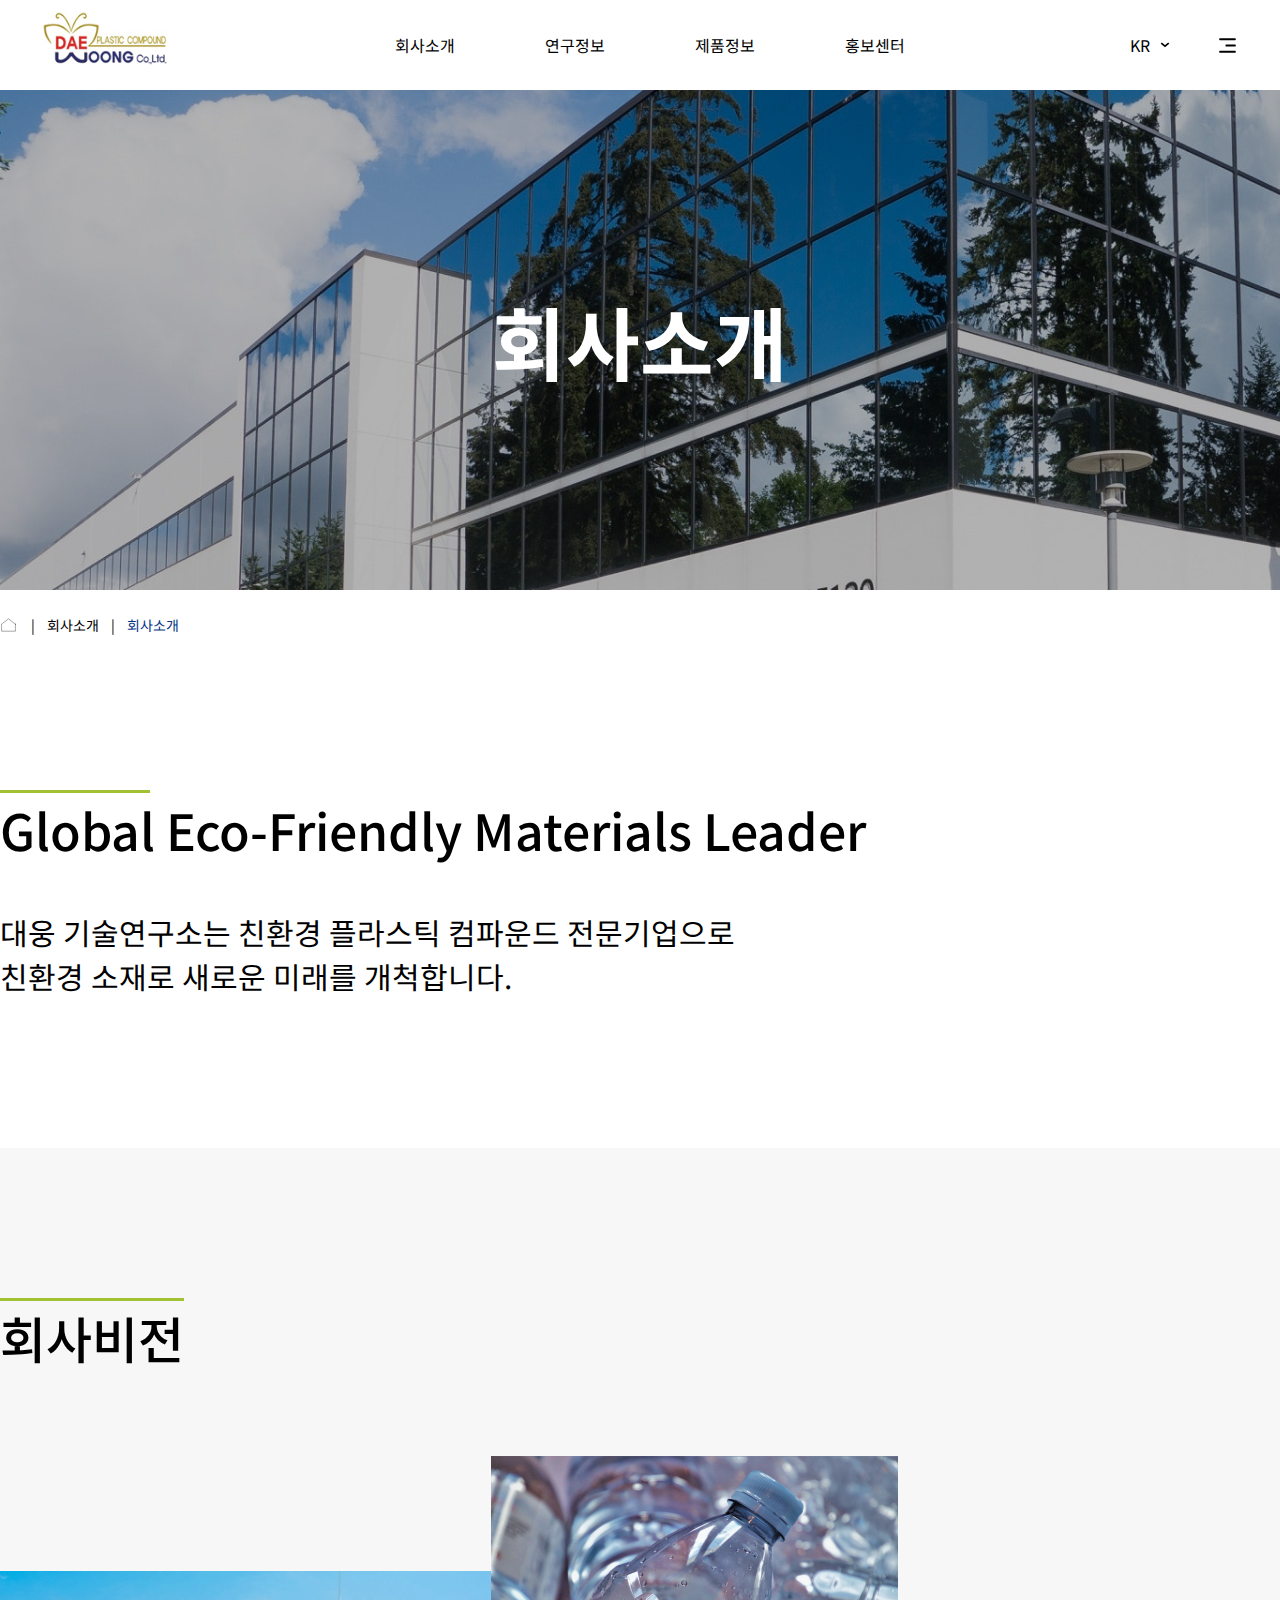
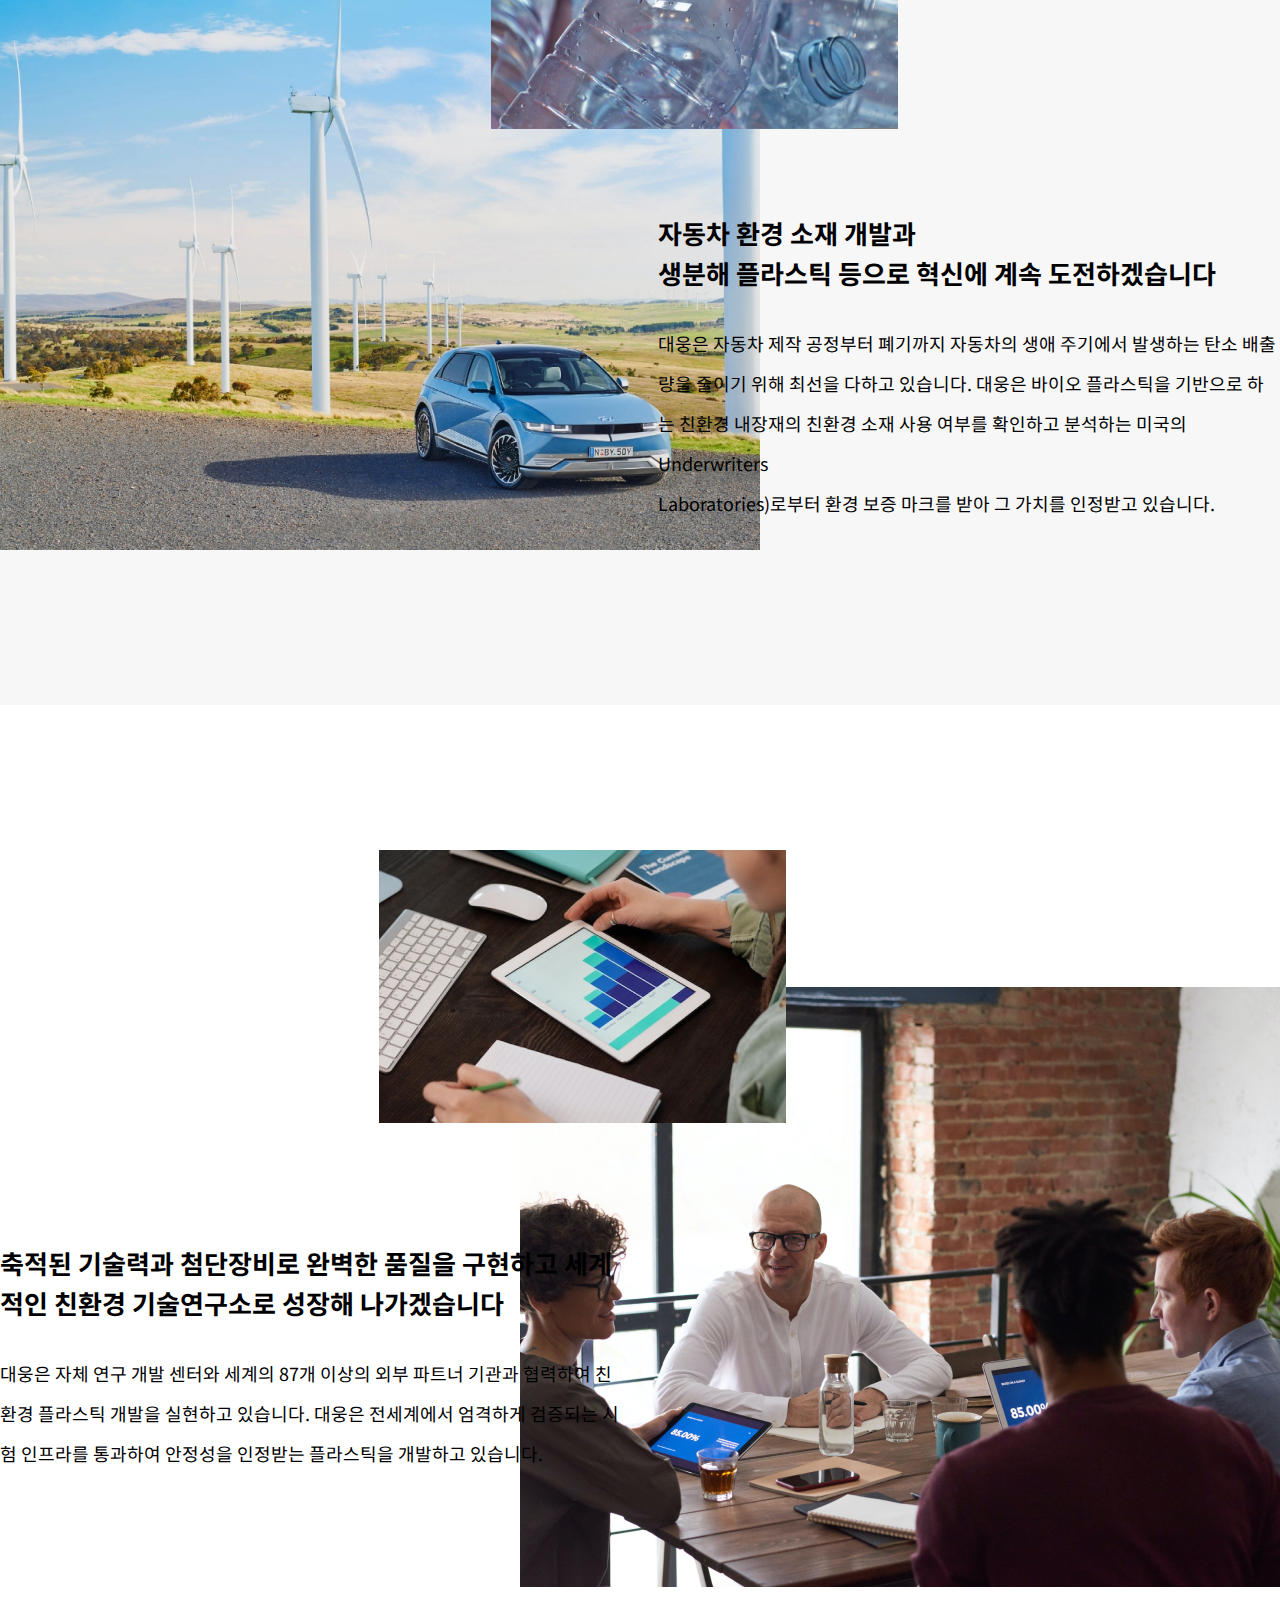
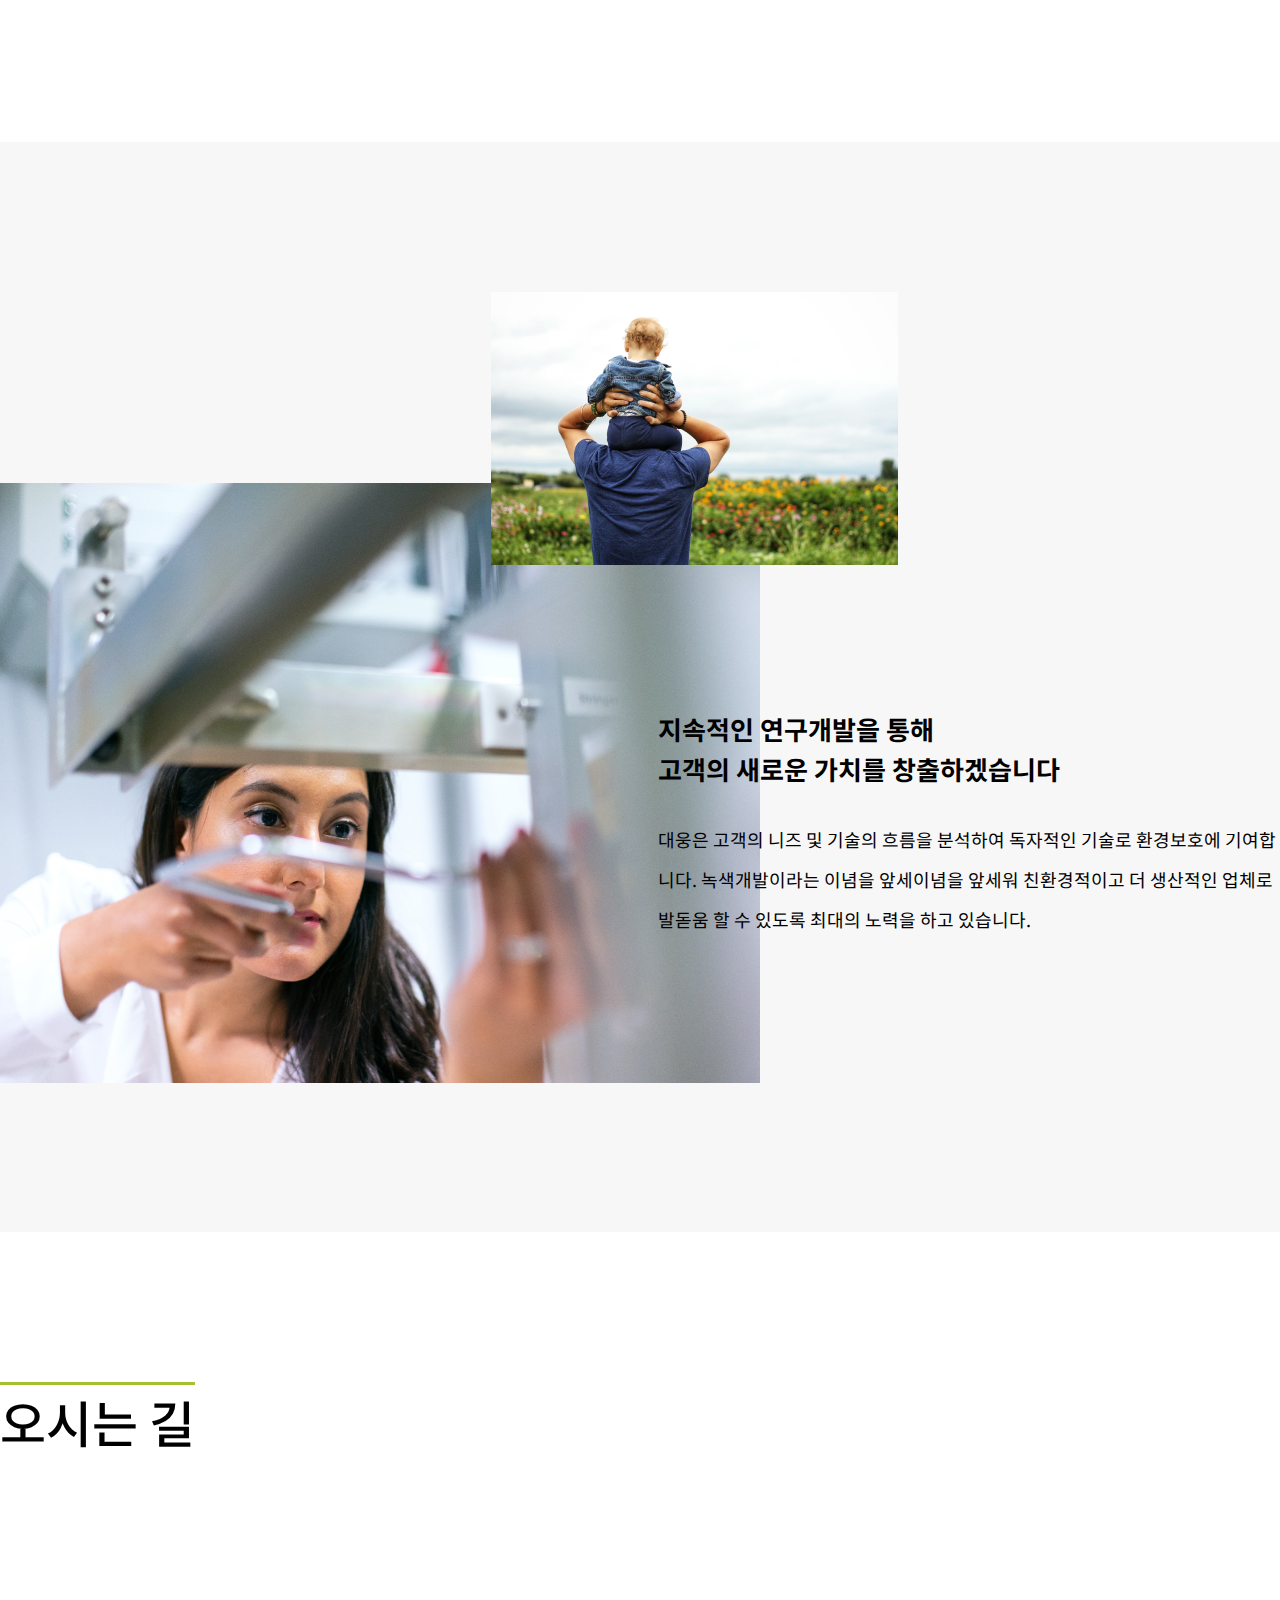
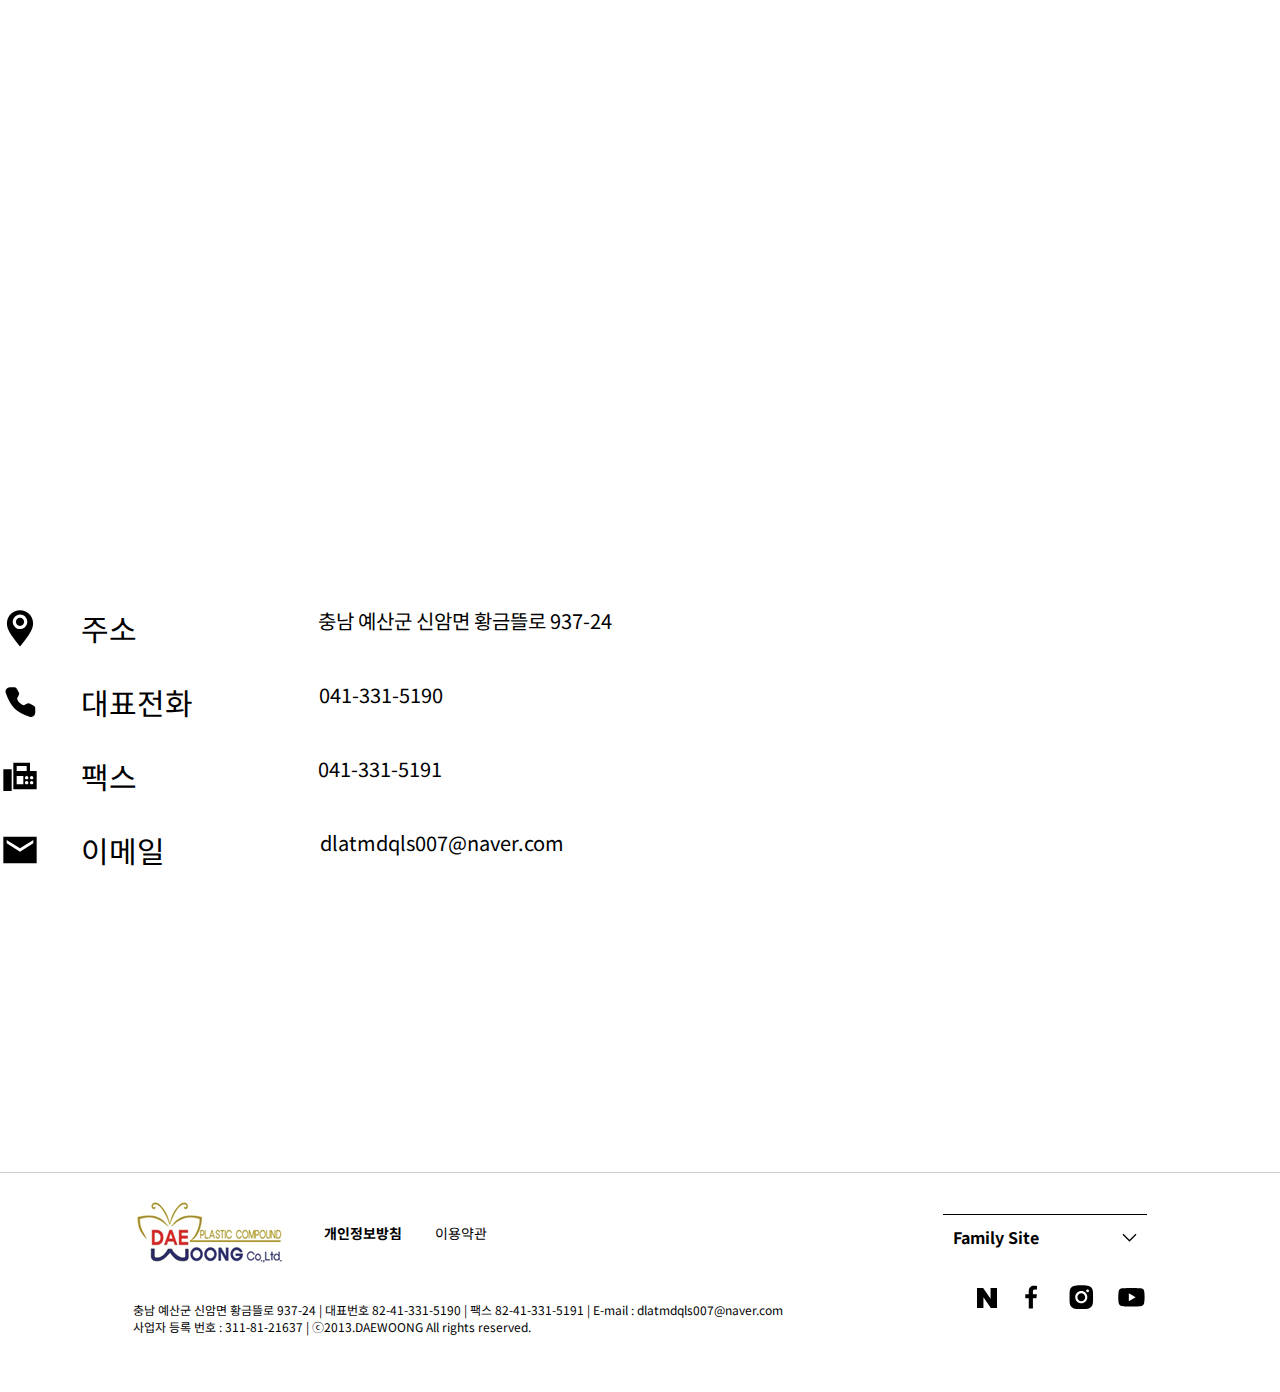
<file: about/about.html>
<!DOCTYPE html>
<html lang="kr">
  <head>
    <meta charset="UTF-8" />
    <meta http-equiv="X-UA-Compatible" content="IE=edge" />
    <meta name="viewport" content="width=device-width, initial-scale=1.0" />
    <link
      href="https://fonts.googleapis.com/css2?family=Noto+Sans+KR:wght@100;300;400;500;700;900&display=swap"
      rel="stylesheet"
    />
    <link
      rel="stylesheet"
      href="../component/component_css/component_reset.css"
    />
    <link
      rel="stylesheet"
      href="../component/component_css/component_pc.css"
      media="screen and (min-width:767px)"
    />
    <link
      rel="stylesheet"
      href="../component/component_css/component_mobile.css"
      media="screen and (max-width:767px)"
    />
    <link
      rel="stylesheet"
      href="./about.css/about_pc.css"
      media="screen and (min-width:767px)"
    />
    <link
      rel="stylesheet"
      href="./about.css/about-mobile.css"
      media="screen and (max-width:767px)"
    />
    <script src="https://ajax.googleapis.com/ajax/libs/jquery/3.6.0/jquery.min.js"></script>
    <script src="../component/component_js/component.js"></script>
    <title>회사소개</title>
  </head>

  <body>
    <div class="wrap">
      <header class="header">
        <h1 class="logo">
          <a href="../index.html">
            <img src="../component/component_images/logo.jpg" alt="logo" />
          </a>
        </h1>
        <nav class="header_nav">
          <ul class="dep1_ul">
            <li class="dep1_li">
              <a href="./about.html"
                >회사소개
                <ul class="dep2_ul">
                  <li class="dep2_li"><a href="./about.html">회사 비전 </a></li>
                  <li class="dep2_li"><a href="./about.html">오시는 길 </a></li>
                </ul>
              </a>
            </li>
            <li class="dep1_li">
              <a href="../research/research.html"
                >연구정보
                <ul class="dep2_ul">
                  <li class="dep2_li">
                    <a href="../research/research.html">연구소 소개 </a>
                  </li>
                  <li class="dep2_li"><a href="#">기술 특허 </a></li>
                </ul>
              </a>
            </li>
            <li class="dep1_li">
              <a href="../product/product.html"
                >제품정보
                <ul class="dep2_ul">
                  <li class="dep2_li">
                    <a href="../product/product.html">제품검색 </a>
                  </li>
                  <li class="dep2_li">
                    <a href="#">자동자 외장재</a>
                  </li>
                  <li class="dep2_li">
                    <a href="#">자동자 내장재</a>
                  </li>
                  <li class="dep2_li">
                    <a href="#">기타 용품</a>
                  </li>
                </ul>
              </a>
            </li>
            <li class="dep1_li">
              <a href="../marketing/marketing.html"
                >홍보센터
                <ul class="dep2_ul">
                  <li class="dep2_li">
                    <a href="../marketing/marketing.html">뉴스 </a>
                  </li>
                  <li class="dep2_li"><a href="#">상담/FAQ </a></li>
                  <li class="dep2_li"><a href="#">인재채용</a></li>
                </ul>
              </a>
            </li>
          </ul>
        </nav>
        <div class="header_ui">
          <div class="lang">
            <a href="#"
              >KR
              <svg
                width="10"
                height="8"
                viewBox="0 0 8 5"
                fill="none"
                xmlns="http://www.w3.org/2000/svg"
              >
                <path d="M1 1L4 3.4L7 1" stroke="black" stroke-width="1.3px" />
              </svg>
              <ul>
                <li>KR</li>
                <li>EN</li>
              </ul>
            </a>
          </div>
          <div class="m_btn">
            <a href="#">
              <img
                src="../component/component_images/site-mep-menu.svg"
                alt="site-mep-menu"
              />
            </a>
          </div>
        </div>
      </header>
      <!-- site map 입니다. -->
      <div class="site_map">
        <div class="site_map_upper">
          <h1 class="site_map_logo">
            <a href="./index.html">
              <img src="../main/images/logo.jpg" alt="logo" />
            </a>
          </h1>
          <div class="site_map_header_ui">
            <div class="site_map_close_btn">
              <a href="#">
                <img
                  src="../main/images/site_map_close_btn.svg"
                  alt="site_close_btn"
                />
              </a>
            </div>
            <!--site_map_close_btn-->
          </div>
        </div>
        <!--site_map_upper-->
        <nav class="site_map_nav">
          <ul class="site_map_dep1_ul">
            <li class="site_map_dep1_li bg1">
              <div class="map-box">
                <a href="../about/about.html"
                  >회사소개
                  <ul class="site_map_dep2_ul">
                    <li class="site_map_dep2_li">
                      <a href="../about/about.html">회사 소개</a>
                    </li>
                    <li class="site_map_dep2_li">
                      <a href="../about/about.html">회사 비전</a>
                    </li>
                    <li class="site_map_dep2_li">
                      <a href="../about/about.html">오시는 길</a>
                    </li>
                  </ul>
                </a>
              </div>
              <!--map-box-->
            </li>
            <li class="site_map_dep1_li bg2">
              <div class="map-box">
                <a href="../research/research.html"
                  >연구정보
                  <ul class="site_map_dep2_ul">
                    <li class="site_map_dep2_li">
                      <a href="../research/research.html">연구소 소개</a>
                    </li>
                    <li class="site_map_dep2_li"><a href="#">기술 특허</a></li>
                  </ul>
                </a>
              </div>
              <!--map-box-->
            </li>
            <li class="site_map_dep1_li bg3">
              <div class="map-box">
                <a href="../product/product.html"
                  >제품정보
                  <ul class="site_map_dep2_ul">
                    <li class="site_map_dep2_li">
                      <a href="../product/product.html">제품검색</a>
                    </li>
                    <li class="site_map_dep2_li">
                      <a href="../product/product.html">자동차 외장재</a>
                    </li>
                    <li class="site_map_dep2_li">
                      <a href="../product/product.html">자동차 내장재</a>
                    </li>
                    <li class="site_map_dep2_li">
                      <a href="../product/product.html">기타 용품</a>
                    </li>
                  </ul>
                </a>
              </div>
              <!--map-box-->
            </li>
            <li class="site_map_dep1_li bg4">
              <div class="map-box">
                <a href="../marketing/marketing.html"
                  >홍보센터
                  <ul class="site_map_dep2_ul">
                    <li class="site_map_dep2_li">
                      <a href="../marketing/marketing.html">뉴스</a>
                    </li>
                    <li class="site_map_dep2_li">
                      <a href="../marketing/marketing.html">상담/FAQ</a>
                    </li>
                    <li class="site_map_dep2_li">
                      <a href="../marketing/marketing.html">인재채용</a>
                    </li>
                  </ul>
                </a>
              </div>
              <!--map-box-->
            </li>
          </ul>
        </nav>
      </div>
      <!-- main visual 입니다 -->
      <div class="main-visual">
        <p>회사소개</p>
      </div>
      <!-- intro 입니다 -->
      <div id="intro">
        <div class="container">
          <div class="Lnb">
            <img src="./about_images/home-mini.svg" alt="home" />
            <p>|&nbsp;&nbsp;&nbsp;&nbsp;회사소개&nbsp;&nbsp;&nbsp;&nbsp;|</p>
            <p class="lnb-color">&nbsp;&nbsp;&nbsp;&nbsp;회사소개</p>
          </div>
          <div class="intro-text-box">
            <div class="mark"></div>
            <div class="intro-text">
              <h1>Global Eco-Friendly Materials Leader</h1>
              <!-- intro-global 클래스 지웠음-->
            </div>
            <!--intro-text-->
            <p>
              대웅 기술연구소는 친환경 플라스틱 컴파운드 전문기업으로<br />
              친환경 소재로 새로운 미래를 개척합니다.
            </p>
          </div>
          <!--intro-text-box-->
        </div>
        <!--container-->
      </div>
      <!-- vision 입니다 -->
      <div id="vision">
        <div class="vision-bg1">
          <div class="container">
            <div class="section1">
              <div class="menu">
                <h1>회사비전</h1>
              </div>
              <!--menu-->
              <div class="sec1-box">
                <div class="img-box1">
                  <img src="./about_images/img-box1.jpg" alt="img1" />
                </div>
                <!--img-box-->
                <div class="text-box">
                  <div class="text-box2">
                    <h2>자동차 환경 소재 개발과</h2>
                    <h2>생분해 플라스틱 등으로 혁신에 계속 도전하겠습니다</h2>
                  </div>
                  <p>
                    대웅은 자동차 제작 공정부터 폐기까지 자동차의 생애 주기에서
                    발생하는 탄소 배출량을 줄이기 위해 최선을 다하고 있습니다.
                    대웅은 바이오 플라스틱을 기반으로 하는 친환경 내장재의
                    친환경 소재 사용 여부를 확인하고 분석하는 미국의
                    Underwriters<br />Laboratories)로부터 환경 보증 마크를 받아
                    그 가치를 인정받고 있습니다.
                  </p>
                </div>
              </div>
              <!--sec1-box-->
            </div>
            <!--section1-->
          </div>
          <!--container-->
        </div>
        <!--vision-bg1-->

        <div class="vision-bg2">
          <div class="container">
            <div class="section2">
              <div class="sec2-box">
                <div class="img-box2">
                  <img src="./about_images/img-box2.jpg" alt="img2" />
                </div>
                <!--img-box-->
                <div class="text-box">
                  <div class="text-box2">
                    <h2>
                      축적된 기술력과 첨단장비로 완벽한 품질을 구현하고 세계적인
                      친환경 기술연구소로 성장해 나가겠습니다
                    </h2>
                  </div>
                  <p>
                    대웅은 자체 연구 개발 센터와 세계의 87개 이상의 외부 파트너
                    기관과 협력하여 친환경 플라스틱 개발을 실현하고 있습니다.
                    대웅은 전세계에서 엄격하게 검증되는 시험 인프라를 통과하여
                    안정성을 인정받는 플라스틱을 개발하고 있습니다.
                  </p>
                </div>
              </div>
              <!--sec2-box-->
            </div>
            <!--section2-->
          </div>
          <!--container-->
        </div>
        <!--vision-bg2-->
        <div class="vision-bg1">
          <div class="container">
            <div class="section3">
              <div class="sec3-box">
                <div class="img-box3">
                  <img src="./about_images/img-box3.jpg" alt="img3" />
                </div>
                <!--img-box-->
                <div class="text-box">
                  <div class="text-box2">
                    <h2>
                      지속적인 연구개발을 통해 <br />
                      고객의 새로운 가치를 창출하겠습니다
                    </h2>
                  </div>
                  <!--text-box2-->
                  <p>
                    대웅은 고객의 니즈 및 기술의 흐름을 분석하여 독자적인 기술로
                    환경보호에 기여합니다. 녹색개발이라는 이념을 앞세이념을
                    앞세워 친환경적이고 더 생산적인 업체로 발돋움 할 수 있도록
                    최대의 노력을 하고 있습니다.
                  </p>
                </div>
                <!--text-box-->
              </div>
              <!--sec3-box-->
            </div>
            <!--section3-->
          </div>
          <!--container-->
        </div>
        <!--vision-bg1-->
      </div>
      <!-- contact 입니다 -->
      <div id="contact">
        <div>
          <div class="contact-bg">
            <div class="container">
              <div class="menu">
                <h1>오시는 길</h1>
              </div>
            </div>
            <!--menu-->
            <div class="map" id="iframe_width">
              <iframe
                src="https://www.google.com/maps/embed?pb=!1m18!1m12!1m3!1d3197.8268635539102!2d126.77648921550676!3d36.726719179531734!2m3!1f0!2f0!3f0!3m2!1i1024!2i768!4f13.1!3m3!1m2!1s0x357af1d9b737816d%3A0xa151cee44d11624d!2z7Lap7LKt64Ko64-EIOyYiOyCsOq1sCDsi6DslZTrqbQg7Zmp6riI65yw66GcIDkzNy0x!5e0!3m2!1sko!2skr!4v1668653781672!5m2!1sko!2skr"
                width="100%"
                height="600"
                style="border: 0"
                allowfullscreen=""
                loading="lazy"
                referrerpolicy="no-referrer-when-downgrade"
                class="iframe"
              ></iframe>
            </div>
            <div class="map-text-box container">
              <div class="map-text">
                <img src="./about_images/icon-map.svg" alt="icon-map" />
                <h3>주소</h3>
                <p class="txt2">충남 예산군 신암면 황금뜰로 937-24</p>
              </div>
              <div class="map-text">
                <img src="./about_images/icon-tel.svg" alt="icon-tel" />
                <h3>대표전화</h3>
                <p class="txt4">041-331-5190</p>
              </div>
              <div class="map-text">
                <img src="./about_images/icon-fax.svg" alt="icon-fax" />
                <h3>팩스</h3>
                <p class="txt2">041-331-5191</p>
              </div>
              <div class="map-text">
                <img src="./about_images/icon-email.svg" alt="icon-mail" />
                <h3>이메일</h3>
                <p class="txt3">dlatmdqls007@naver.com</p>
              </div>
            </div>
            <!-- map-text-box -->
          </div>
          <!--contact-bg-->
        </div>
        <!--container-->
      </div>
      <!-- 푸터입니다. -->
      <footer class="footer">
        <div class="footer_left">
          <div class="footer_left_upper">
            <a href="../index.html">
              <img src="../component/component_images/logo.jpg" alt="logo" />
            </a>
            <div class="footer_left_info_1">
              <p><a href="#">개인정보방침</a></p>
              <p><a href="#">이용약관</a></p>
            </div>
          </div>

          <div class="footer_left_info_2">
            <p>
              충남 예산군 신암면 황금뜰로 937-24 | 대표번호 82-41-331-5190 |
              팩스 82-41-331-5191 | E-mail : dlatmdqls007@naver.com <br />
              사업자 등록 번호 : 311-81-21637 | ⓒ2013.DAEWOONG All rights
              reserved.
            </p>
          </div>
        </div>
        <div class="footer_right">
          <div class="family_site">
            <p>Family Site</p>
            <svg
              width="15"
              height="9"
              viewBox="0 0 15 9"
              fill="none"
              xmlns="http://www.w3.org/2000/svg"
            >
              <path
                d="M1 1.25L7.5 7.75L14 1.25"
                stroke="black"
                stroke-width="1.3px"
              />
            </svg>
          </div>
          <div class="sns_btn">
            <a href="https://www.naver.com/">
              <img
                src="../component/component_images/naver.svg"
                alt="naver_btn"
              />
            </a>
            <a href="https://www.facebook.com/">
              <img
                src="../component/component_images/facebook.svg"
                alt="facebook_btn"
              />
            </a>
            <a href="https://www.instagram.com/">
              <img
                src="../component/component_images/instagram.svg"
                alt="instagram_btn"
              />
            </a>
            <a href="https://www.youtube.com/">
              <img
                src="../component/component_images/youtube.svg"
                alt="youtube_btn"
              />
            </a>
          </div>
        </div>
      </footer>
    </div>
  </body>
</html>
</file>
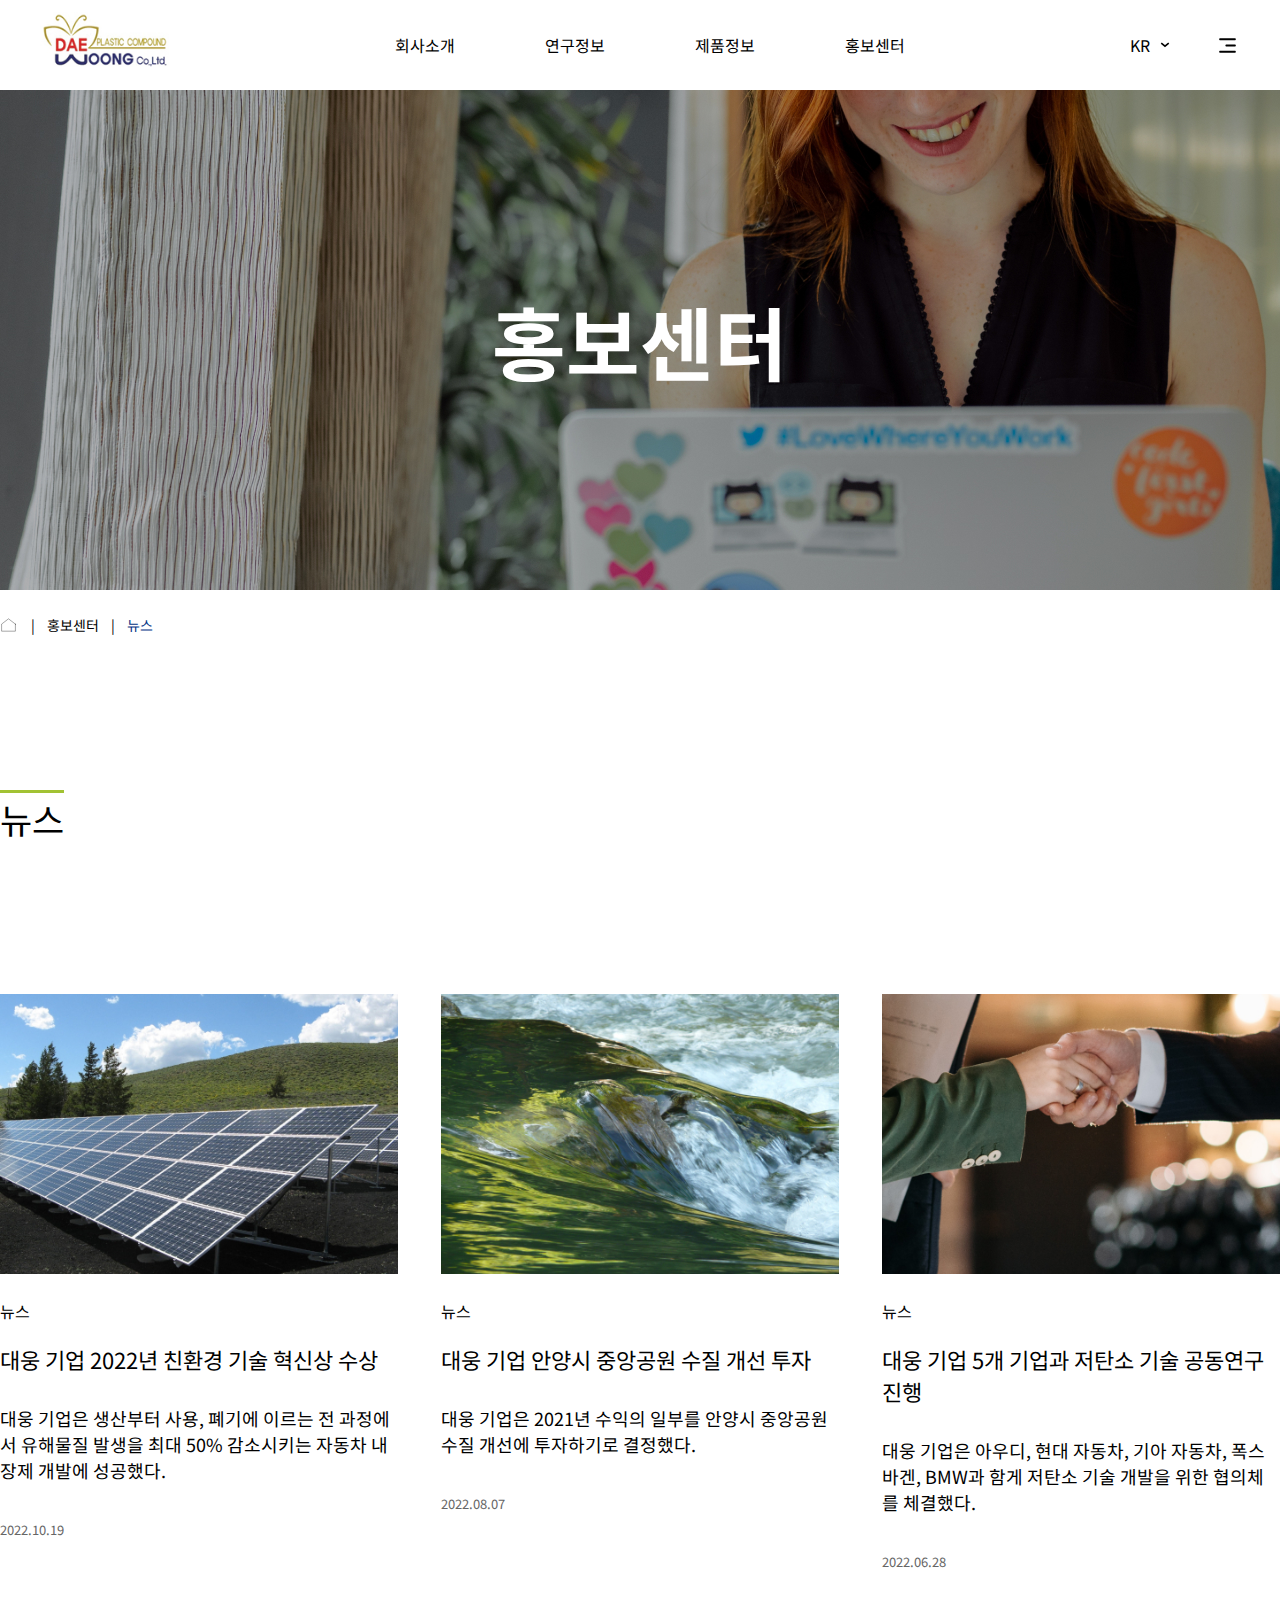
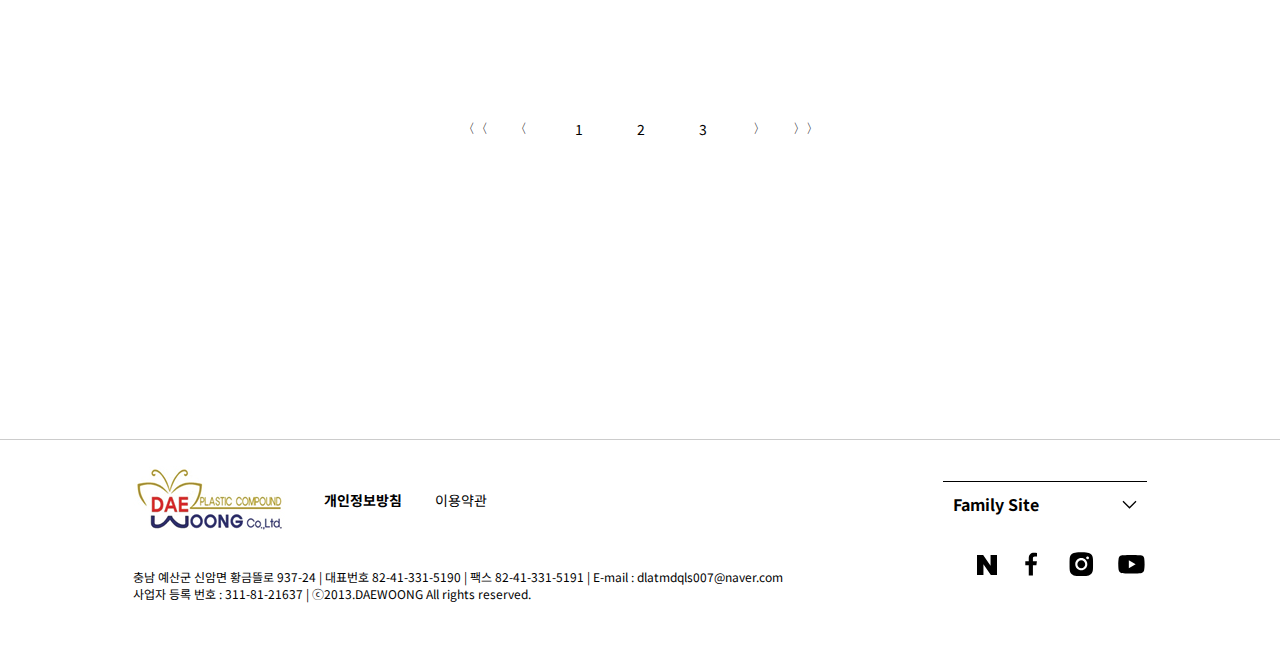
<file: marketing/marketing.html>
<!DOCTYPE html>
<html lang="kr">
  <head>
    <meta charset="UTF-8" />
    <meta http-equiv="X-UA-Compatible" content="IE=edge" />
    <meta name="viewport" content="width=device-width, initial-scale=1.0" />
    <link
      href="https://fonts.googleapis.com/css2?family=Noto+Sans+KR:wght@100;300;400;500;700;900&display=swap"
      rel="stylesheet"
    />
    <link
      rel="stylesheet"
      href="../component/component_css/component_reset.css"
    />
    <link
      rel="stylesheet"
      href="../component/component_css/component_pc.css"
      media="screen and (min-width:767px)"
    />
    <link
      rel="stylesheet"
      href="../component/component_css/component_mobile.css"
      media="screen and (max-width:767px)"
    />
    <link
      rel="stylesheet"
      href="./marketing_css/marketing_pc.css"
      media="screen and (min-width:767px)"
    />
    <link
      rel="stylesheet"
      href="./marketing_css/marketing_mobile.css"
      media="screen and (max-width:767px)"
    />
    <script src="https://ajax.googleapis.com/ajax/libs/jquery/3.6.0/jquery.min.js"></script>
    <script src="../component/component_js/component.js"></script>
    <title>Marketing</title>
  </head>
  <body>
    <div class="wrap">
      <header class="header">
        <h1 class="logo">
          <a href="../index.html">
            <img src="../component/component_images/logo.jpg" alt="logo" />
          </a>
        </h1>
        <nav class="header_nav">
          <ul class="dep1_ul">
            <li class="dep1_li">
              <a href="../about/about.html"
                >회사소개
                <ul class="dep2_ul">
                  <li class="dep2_li">
                    <a href="../about/about.html">회사 비전 </a>
                  </li>
                  <li class="dep2_li">
                    <a href="../about/about.html">오시는 길 </a>
                  </li>
                </ul>
              </a>
            </li>
            <li class="dep1_li">
              <a href="../research/research.html"
                >연구정보
                <ul class="dep2_ul">
                  <li class="dep2_li">
                    <a href="../research/research.html">연구소 소개 </a>
                  </li>
                  <li class="dep2_li"><a href="#">기술 특허 </a></li>
                </ul>
              </a>
            </li>
            <li class="dep1_li">
              <a href="../product/product.html"
                >제품정보
                <ul class="dep2_ul">
                  <li class="dep2_li">
                    <a href="../product/product.html">제품검색 </a>
                  </li>
                  <li class="dep2_li">
                    <a href="#">자동자 외장재</a>
                  </li>
                  <li class="dep2_li">
                    <a href="#">자동자 내장재</a>
                  </li>
                  <li class="dep2_li">
                    <a href="#">기타 용품</a>
                  </li>
                </ul>
              </a>
            </li>
            <li class="dep1_li">
              <a href="../marketing/marketing.html"
                >홍보센터
                <ul class="dep2_ul">
                  <li class="dep2_li">
                    <a href="../marketing/marketing.html">뉴스 </a>
                  </li>
                  <li class="dep2_li"><a href="#">상담/FAQ </a></li>
                  <li class="dep2_li"><a href="#">인재채용</a></li>
                </ul>
              </a>
            </li>
          </ul>
        </nav>
        <div class="header_ui">
          <div class="lang">
            <a href="#"
              >KR
              <svg
                width="10"
                height="8"
                viewBox="0 0 8 5"
                fill="none"
                xmlns="http://www.w3.org/2000/svg"
              >
                <path d="M1 1L4 3.4L7 1" stroke="black" stroke-width="1.3px" />
              </svg>
              <ul>
                <li>KR</li>
                <li>EN</li>
              </ul>
            </a>
          </div>
          <div class="m_btn">
            <a href="#">
              <img
                src="../component/component_images/site-mep-menu.svg"
                alt="site-mep-menu"
              />
            </a>
          </div>
        </div>
      </header>
      <!-- site map 입니다. -->
      <div class="site_map">
        <div class="site_map_upper">
          <h1 class="site_map_logo">
            <a href="./index.html">
              <img src="../main/images/logo.jpg" alt="logo" />
            </a>
          </h1>
          <div class="site_map_header_ui">
            <div class="site_map_close_btn">
              <a href="#">
                <img
                  src="../main/images/site_map_close_btn.svg"
                  alt="site_close_btn"
                />
              </a>
            </div>
            <!--site_map_close_btn-->
          </div>
        </div>
        <!--site_map_upper-->
        <nav class="site_map_nav">
          <ul class="site_map_dep1_ul">
            <li class="site_map_dep1_li bg1">
              <div class="map-box">
                <a href="../about/about.html"
                  >회사소개
                  <ul class="site_map_dep2_ul">
                    <li class="site_map_dep2_li">
                      <a href="../about/about.html">회사 소개</a>
                    </li>
                    <li class="site_map_dep2_li">
                      <a href="../about/about.html">회사 비전</a>
                    </li>
                    <li class="site_map_dep2_li">
                      <a href="../about/about.html">오시는 길</a>
                    </li>
                  </ul>
                </a>
              </div>
              <!--map-box-->
            </li>
            <li class="site_map_dep1_li bg2">
              <div class="map-box">
                <a href="../research/research.html"
                  >연구정보
                  <ul class="site_map_dep2_ul">
                    <li class="site_map_dep2_li">
                      <a href="../research/research.html">연구소 소개</a>
                    </li>
                    <li class="site_map_dep2_li"><a href="#">기술 특허</a></li>
                  </ul>
                </a>
              </div>
              <!--map-box-->
            </li>
            <li class="site_map_dep1_li bg3">
              <div class="map-box">
                <a href="../product/product.html"
                  >제품정보
                  <ul class="site_map_dep2_ul">
                    <li class="site_map_dep2_li">
                      <a href="../product/product.html">제품검색</a>
                    </li>
                    <li class="site_map_dep2_li">
                      <a href="../product/product.html">자동차 외장재</a>
                    </li>
                    <li class="site_map_dep2_li">
                      <a href="../product/product.html">자동차 내장재</a>
                    </li>
                    <li class="site_map_dep2_li">
                      <a href="../product/product.html">기타 용품</a>
                    </li>
                  </ul>
                </a>
              </div>
              <!--map-box-->
            </li>
            <li class="site_map_dep1_li bg4">
              <div class="map-box">
                <a href="../marketing/marketing.html"
                  >홍보센터
                  <ul class="site_map_dep2_ul">
                    <li class="site_map_dep2_li">
                      <a href="../marketing/marketing.html">뉴스</a>
                    </li>
                    <li class="site_map_dep2_li">
                      <a href="../marketing/marketing.html">상담/FAQ</a>
                    </li>
                    <li class="site_map_dep2_li">
                      <a href="../marketing/marketing.html">인재채용</a>
                    </li>
                  </ul>
                </a>
              </div>
              <!--map-box-->
            </li>
          </ul>
        </nav>
      </div>
      <!-- sub title 입니다 -->
      <div class="sub-title">
        <p>홍보센터</p>
      </div>
      <!-- news 입니다 -->
      <main id="news">
        <div class="container">
          <div class="Lnb">
            <img src="./marketing_images/home-mini.svg" alt="home" />
            <p>|&nbsp;&nbsp;&nbsp;&nbsp;홍보센터&nbsp;&nbsp;&nbsp;&nbsp;|</p>
            <p class="lnb-color">&nbsp;&nbsp;&nbsp;&nbsp;뉴스</p>
          </div>
          <div class="menu">
            <h1>뉴스</h1>
          </div>
          <!--menu-->
          <div class="section1">
            <ul>
              <li class="news">
                <img src="./marketing_images/news-img1.jpg" alt="img1" />
                <h3>뉴스</h3>
                <h2>대웅 기업 2022년 친환경 기술 혁신상 수상</h2>
                <p>
                  대웅 기업은 생산부터 사용, 폐기에 이르는 전 과정에서 유해물질
                  발생을 최대 50% 감소시키는 자동차 내장제 개발에 성공했다.
                </p>
                <p class="news-date">2022.10.19</p>
              </li>
              <li class="news">
                <img src="./marketing_images/news-img2.jpg" alt="img2" />
                <h3>뉴스</h3>
                <h2>대웅 기업 안양시 중앙공원 수질 개선 투자</h2>
                <p>
                  대웅 기업은 2021년 수익의 일부를 안양시 중앙공원 수질 개선에
                  투자하기로 결정했다.
                </p>
                <p class="news-date">2022.08.07</p>
              </li>
              <li class="news">
                <img src="./marketing_images/news-img3.jpg" alt="img3" />
                <h3>뉴스</h3>
                <h2>대웅 기업 5개 기업과 저탄소 기술 공동연구 진행</h2>
                <p>
                  대웅 기업은 아우디, 현대 자동차, 기아 자동차, 폭스바겐, BMW과
                  함게 저탄소 기술 개발을 위한 협의체를 체결했다.
                </p>
                <p class="news-date">2022.06.28</p>
              </li>
            </ul>
          </div>
          <!--section1-->
          <div class="dial">
            <div class="numbers">
              <button class="leftMax">〈〈</button>
              <button class="left">〈</button>
              <a href="#">1</a>
              <a href="#">2</a>
              <a href="#">3</a>
              <button class="right">〉</button>
              <button class="rightMax">〉〉</button>
            </div>
            <!--numbers-->
          </div>
          <!--dial-->
        </div>
        <!--container-->
      </main>

      <!-- 푸터입니다. -->
      <footer class="footer">
        <div class="footer_left">
          <div class="footer_left_upper">
            <a href="../index.html">
              <img src="../component/component_images/logo.jpg" alt="logo" />
            </a>
            <div class="footer_left_info_1">
              <p><a href="#">개인정보방침</a></p>
              <p><a href="#">이용약관</a></p>
            </div>
          </div>

          <div class="footer_left_info_2">
            <p>
              충남 예산군 신암면 황금뜰로 937-24 | 대표번호 82-41-331-5190 |
              팩스 82-41-331-5191 | E-mail : dlatmdqls007@naver.com <br />
              사업자 등록 번호 : 311-81-21637 | ⓒ2013.DAEWOONG All rights
              reserved.
            </p>
          </div>
        </div>
        <div class="footer_right">
          <div class="family_site">
            <p>Family Site</p>
            <svg
              width="15"
              height="9"
              viewBox="0 0 15 9"
              fill="none"
              xmlns="http://www.w3.org/2000/svg"
            >
              <path
                d="M1 1.25L7.5 7.75L14 1.25"
                stroke="black"
                stroke-width="1.3px"
              />
            </svg>
          </div>
          <div class="sns_btn">
            <a href="https://www.naver.com/">
              <img
                src="../component/component_images/naver.svg"
                alt="naver_btn"
              />
            </a>
            <a href="https://www.facebook.com/">
              <img
                src="../component/component_images/facebook.svg"
                alt="facebook_btn"
              />
            </a>
            <a href="https://www.instagram.com/">
              <img
                src="../component/component_images/instagram.svg"
                alt="instagram_btn"
              />
            </a>
            <a href="https://www.youtube.com/">
              <img
                src="../component/component_images/youtube.svg"
                alt="youtube_btn"
              />
            </a>
          </div>
        </div>
      </footer>
    </div>
  </body>
</html>
</file>
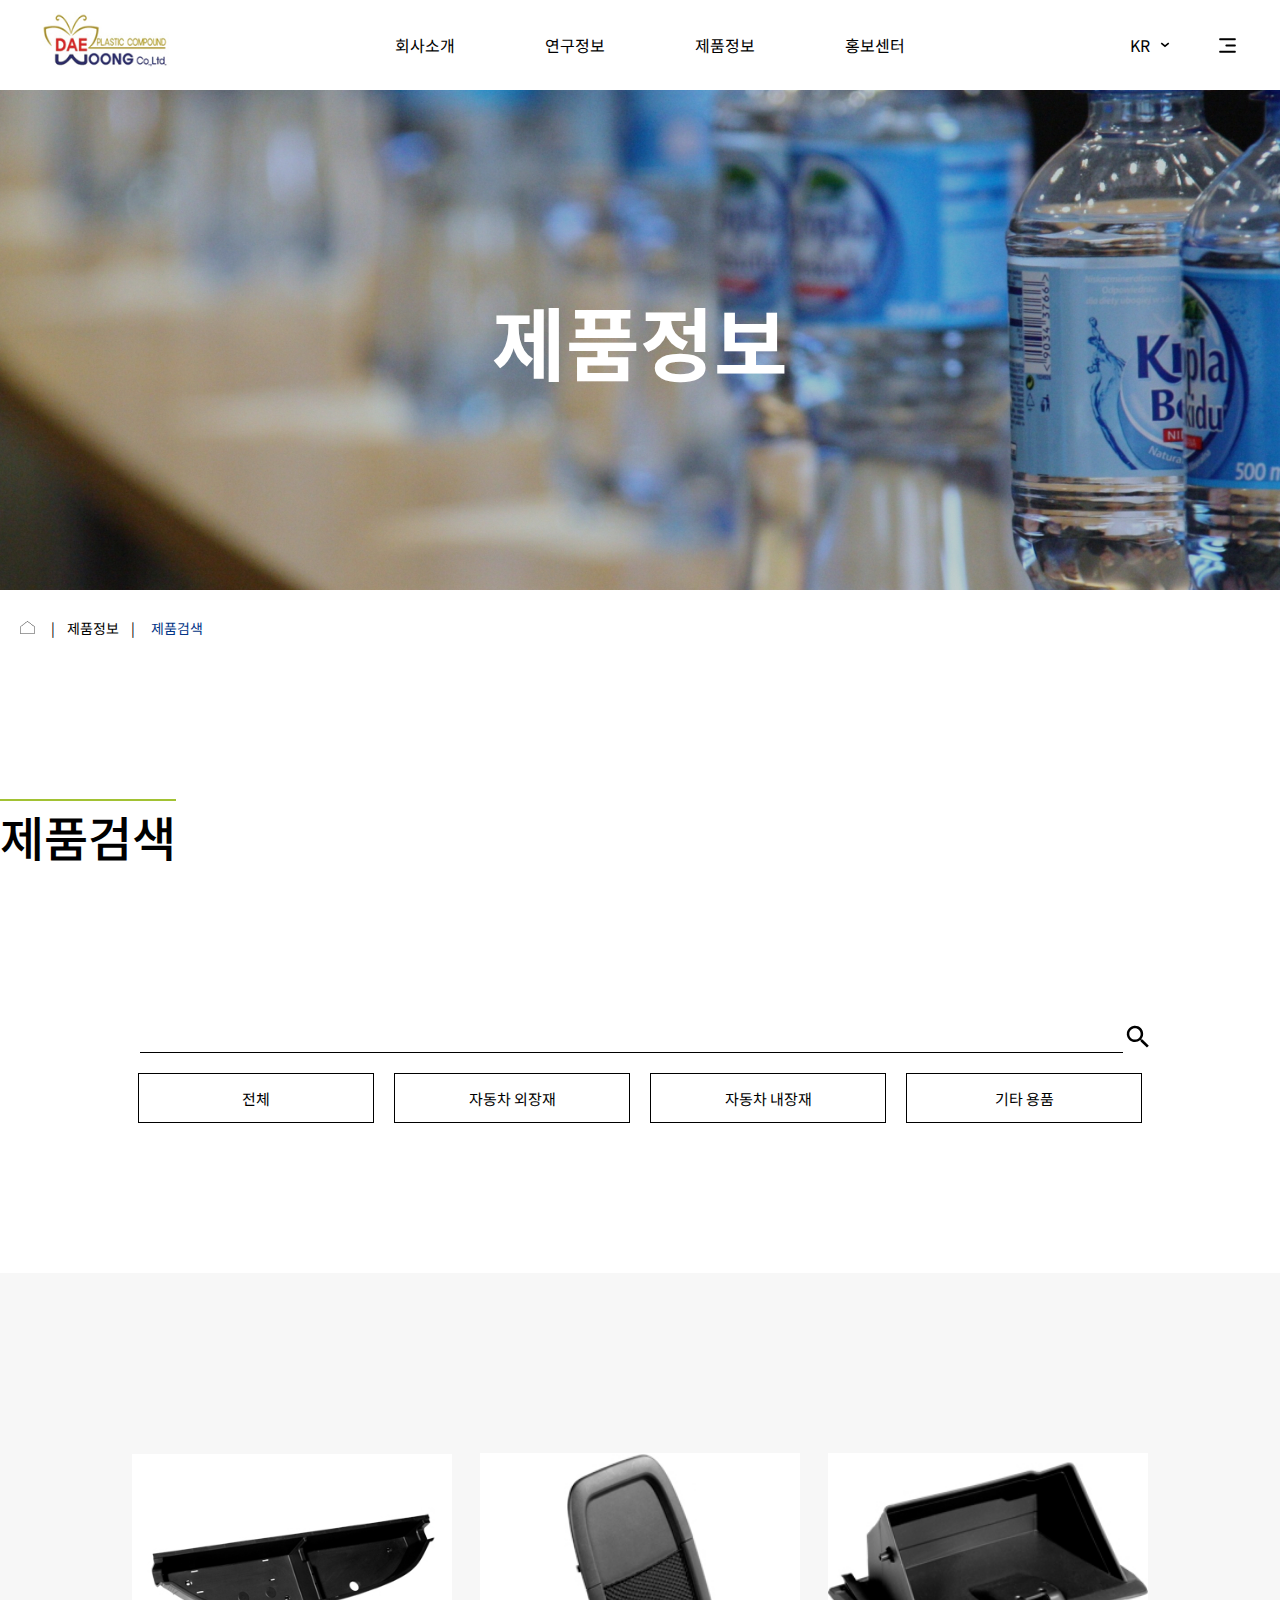
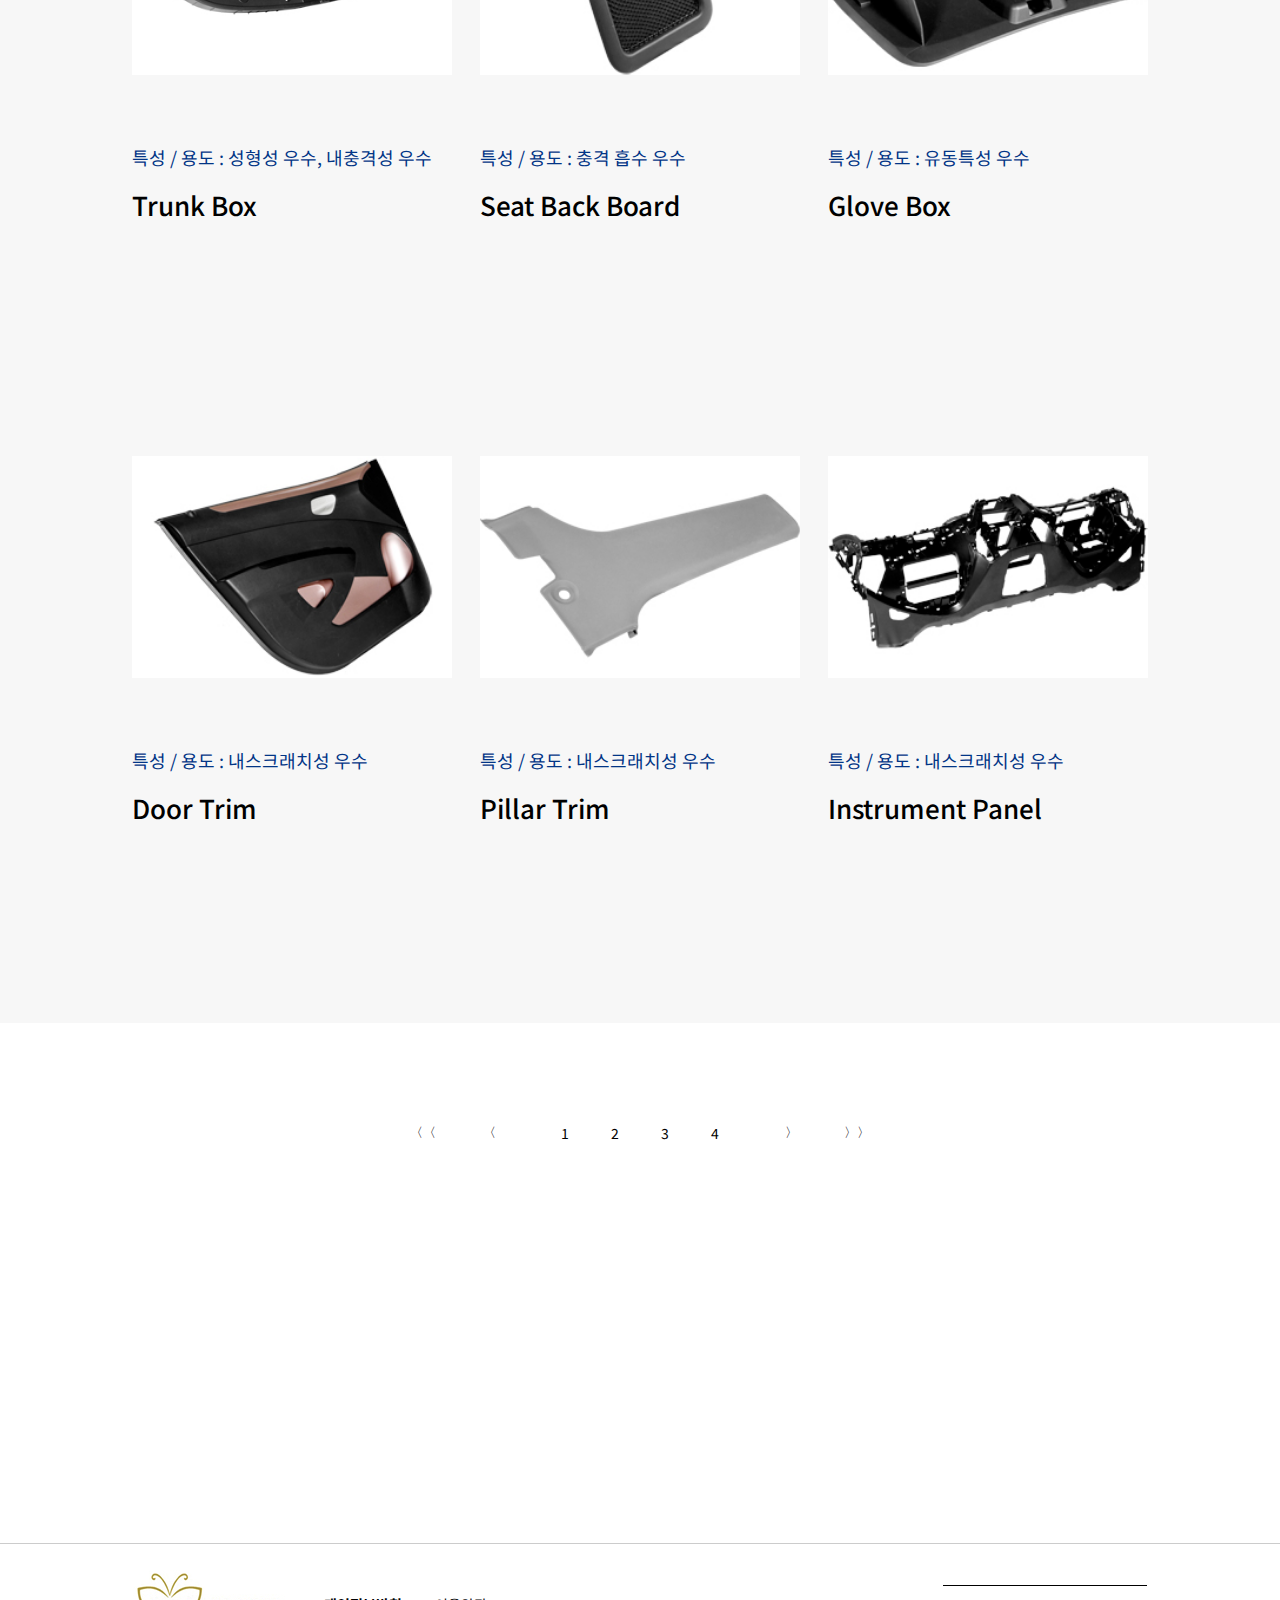
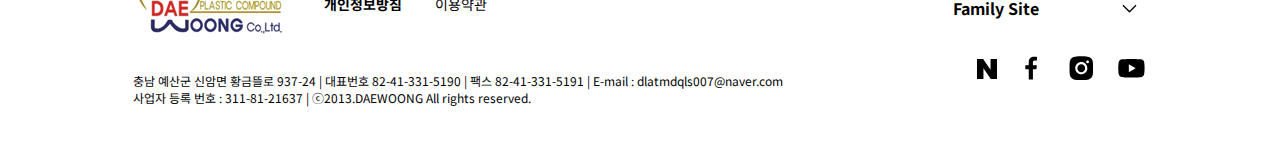
<file: product/product.html>
<!DOCTYPE html>
<html lang="kr">
  <head>
    <meta charset="UTF-8" />
    <meta http-equiv="X-UA-Compatible" content="IE=edge" />
    <meta name="viewport" content="width=device-width, initial-scale=1.0" />
    <link
      href="https://fonts.googleapis.com/css2?family=Noto+Sans+KR:wght@100;300;400;500;700;900&display=swap"
      rel="stylesheet"
    />
    <link
      rel="stylesheet"
      href="../component/component_css/component_reset.css"
    />
    <link
      rel="stylesheet"
      href="../component/component_css/component_pc.css"
      media="screen and (min-width:767px)"
    />
    <link
      rel="stylesheet"
      href="../component/component_css/component_mobile.css"
      media="screen and (max-width:767px)"
    />
    <link
      rel="stylesheet"
      href="./product_css/product_pc.css"
      media="screen and (min-width:767px)"
    />
    <link
      rel="stylesheet"
      href="./product_css/product_mobile.css"
      media="screen and (max-width:767px)"
    />
    <script src="https://ajax.googleapis.com/ajax/libs/jquery/3.6.0/jquery.min.js"></script>
    <script src="../component/component_js/component.js"></script>
    <script src="./product_js/product.js"></script>
    <title>제품정보</title>
  </head>
  <body>
    <div class="wrap">
      <header class="header">
        <h1 class="logo">
          <a href="../index.html">
            <img src="../component/component_images/logo.jpg" alt="logo" />
          </a>
        </h1>
        <nav class="header_nav">
          <ul class="dep1_ul">
            <li class="dep1_li">
              <a href="../about/about.html"
                >회사소개
                <ul class="dep2_ul">
                  <li class="dep2_li">
                    <a href="../about/about.html">회사 비전 </a>
                  </li>
                  <li class="dep2_li">
                    <a href="../about/about.html">오시는 길 </a>
                  </li>
                </ul>
              </a>
            </li>
            <li class="dep1_li">
              <a href="../research/research.html"
                >연구정보
                <ul class="dep2_ul">
                  <li class="dep2_li">
                    <a href="../research/research.html">연구소 소개 </a>
                  </li>
                  <li class="dep2_li"><a href="#">기술 특허 </a></li>
                </ul>
              </a>
            </li>
            <li class="dep1_li">
              <a href="./product.html"
                >제품정보
                <ul class="dep2_ul">
                  <li class="dep2_li">
                    <a href="./product.html">제품검색 </a>
                  </li>
                  <li class="dep2_li">
                    <a href="#">자동자 외장재</a>
                  </li>
                  <li class="dep2_li">
                    <a href="#">자동자 내장재</a>
                  </li>
                  <li class="dep2_li">
                    <a href="#">기타 용품</a>
                  </li>
                </ul>
              </a>
            </li>
            <li class="dep1_li">
              <a href="../marketing/marketing.html"
                >홍보센터
                <ul class="dep2_ul">
                  <li class="dep2_li">
                    <a href="../marketing/marketing.html">뉴스 </a>
                  </li>
                  <li class="dep2_li"><a href="#">상담/FAQ </a></li>
                  <li class="dep2_li"><a href="#">인재채용</a></li>
                </ul>
              </a>
            </li>
          </ul>
        </nav>
        <div class="header_ui">
          <div class="lang">
            <a href="#"
              >KR
              <svg
                width="10"
                height="8"
                viewBox="0 0 8 5"
                fill="none"
                xmlns="http://www.w3.org/2000/svg"
              >
                <path d="M1 1L4 3.4L7 1" stroke="black" stroke-width="1.3px" />
              </svg>
              <ul>
                <li>KR</li>
                <li>EN</li>
              </ul>
            </a>
          </div>
          <div class="m_btn">
            <a href="#">
              <img
                src="../component/component_images/site-mep-menu.svg"
                alt="site-mep-menu"
              />
            </a>
          </div>
        </div>
      </header>
      <!-- site map 입니다. -->
      <div class="site_map">
        <div class="site_map_upper">
          <h1 class="site_map_logo">
            <a href="./index.html">
              <img src="../main/images/logo.jpg" alt="logo" />
            </a>
          </h1>
          <div class="site_map_header_ui">
            <div class="site_map_close_btn">
              <a href="#">
                <img
                  src="../main/images/site_map_close_btn.svg"
                  alt="site_close_btn"
                />
              </a>
            </div>
            <!--site_map_close_btn-->
          </div>
        </div>
        <!--site_map_upper-->
        <nav class="site_map_nav">
          <ul class="site_map_dep1_ul">
            <li class="site_map_dep1_li bg1">
              <div class="map-box">
                <a href="../about/about.html"
                  >회사소개
                  <ul class="site_map_dep2_ul">
                    <li class="site_map_dep2_li">
                      <a href="../about/about.html">회사 소개</a>
                    </li>
                    <li class="site_map_dep2_li">
                      <a href="../about/about.html">회사 비전</a>
                    </li>
                    <li class="site_map_dep2_li">
                      <a href="../about/about.html">오시는 길</a>
                    </li>
                  </ul>
                </a>
              </div>
              <!--map-box-->
            </li>
            <li class="site_map_dep1_li bg2">
              <div class="map-box">
                <a href="../research/research.html"
                  >연구정보
                  <ul class="site_map_dep2_ul">
                    <li class="site_map_dep2_li">
                      <a href="../research/research.html">연구소 소개</a>
                    </li>
                    <li class="site_map_dep2_li"><a href="#">기술 특허</a></li>
                  </ul>
                </a>
              </div>
              <!--map-box-->
            </li>
            <li class="site_map_dep1_li bg3">
              <div class="map-box">
                <a href="../product/product.html"
                  >제품정보
                  <ul class="site_map_dep2_ul">
                    <li class="site_map_dep2_li">
                      <a href="../product/product.html">제품검색</a>
                    </li>
                    <li class="site_map_dep2_li">
                      <a href="../product/product.html">자동차 외장재</a>
                    </li>
                    <li class="site_map_dep2_li">
                      <a href="../product/product.html">자동차 내장재</a>
                    </li>
                    <li class="site_map_dep2_li">
                      <a href="../product/product.html">기타 용품</a>
                    </li>
                  </ul>
                </a>
              </div>
              <!--map-box-->
            </li>
            <li class="site_map_dep1_li bg4">
              <div class="map-box">
                <a href="../marketing/marketing.html"
                  >홍보센터
                  <ul class="site_map_dep2_ul">
                    <li class="site_map_dep2_li">
                      <a href="../marketing/marketing.html">뉴스</a>
                    </li>
                    <li class="site_map_dep2_li">
                      <a href="../marketing/marketing.html">상담/FAQ</a>
                    </li>
                    <li class="site_map_dep2_li">
                      <a href="../marketing/marketing.html">인재채용</a>
                    </li>
                  </ul>
                </a>
              </div>
              <!--map-box-->
            </li>
          </ul>
        </nav>
      </div>
      <!-- sub_3 입니다 -->
      <main class="sub_3">
        <section class="sub_main_banner">
          <div class="container">
            <h1>제품정보</h1>
          </div>
        </section>
        <div class="sub_menu">
          <img src="./product_images/sub_home.png" alt="img" />
          <p>
            &nbsp;&nbsp;&nbsp;&nbsp;|&nbsp;&nbsp;&nbsp;&nbsp;제품정보&nbsp;&nbsp;&nbsp;&nbsp;|&nbsp;&nbsp;&nbsp;&nbsp;
          </p>
          <p>제품검색</p>
        </div>
        <section class="sub_title">
          <div class="container">
            <h2>제품검색</h2>
          </div>
        </section>
        <section id="kind">
          <div class="container">
            <form action="">
              <input class="textbox" type="text" />
              <input class="search" type="button" value=" " />
            </form>
            <ul>
              <li><a href="#">전체</a></li>
              <li><a href="#">자동차 외장재</a></li>
              <li><a href="#">자동차 내장재</a></li>
              <li><a href="#">기타 용품</a></li>
            </ul>
          </div>
        </section>
        <section class="viewBox">
          <div class="container">
            <ul>
              <li class="car_in">
                <img src="./product_images/car_trunk.jpg" alt="TrunkBox" />
                <p>특성 / 용도 : 성형성 우수, 내충격성 우수</p>
                <h2>Trunk Box</h2>
              </li>
              <li class="car_in">
                <img src="./product_images/car_seat.jpg" alt="SeetBackBoard" />
                <p>특성 / 용도 : 충격 흡수 우수</p>
                <h2>Seat Back Board</h2>
              </li>
              <li class="car_in">
                <img src="./product_images/car_glove.jpg" alt="GloveBox" />
                <p>특성 / 용도 : 유동특성 우수</p>
                <h2>Glove Box</h2>
              </li>
              <li class="car_in">
                <img src="./product_images/car_door.jpg" alt="Door Trim" />
                <p>특성 / 용도 : 내스크래치성 우수</p>
                <h2>Door Trim</h2>
              </li>
              <li class="car_in">
                <img src="./product_images/car_pillar.jpg" alt="Pillar Trim" />
                <p>특성 / 용도 : 내스크래치성 우수</p>
                <h2>Pillar Trim</h2>
              </li>
              <li class="car_in">
                <img
                  src="./product_images/car_instrument.jpg"
                  alt="Instrument Panel"
                />
                <p>특성 / 용도 : 내스크래치성 우수</p>
                <h2>Instrument Panel</h2>
              </li>
              <li class="car_out">
                <img
                  src="./product_images/car_o_engine.jpg"
                  alt="enginecover"
                />
                <p>특성 / 용도 : 성형성 우수, 후변성 우수</p>
                <h2>Engine Cover</h2>
              </li>
              <li class="car_out">
                <img src="./product_images/car_o_bumper.jpg" alt="bumper" />
                <p>특성 / 용도 : 저온충격강도 우수</p>
                <h2>bumper</h2>
              </li>
              <li class="car_out">
                <img src="./product_images/car_o_lamp.jpg" alt="bumper" />
                <p>특성 / 용도 : 내습성 우수</p>
                <h2>Lamp Housing</h2>
              </li>
              <li class="car_out">
                <img
                  src="./product_images/car_o_air.jpg"
                  alt="Air Cleaner Cover"
                />
                <p>특성 / 용도 : 성형성 우수, 내충격성 우수</p>
                <h2>Air Cleanner Cover</h2>
              </li>
              <li class="car_out">
                <img src="./product_images/car_o_fan.jpg" alt="Fan Shroud" />
                <p>특성 / 용도 : 성형성 우수, 후면성 우수</p>
                <h2>Fan Shroud</h2>
              </li>
              <li class="car_out">
                <img
                  src="./product_images/car_o_radiator.jpg"
                  alt="Radiator Grill"
                />
                <p>특성 / 용도 : 칫수 안정성 우수</p>
                <h2>Radiator Grill</h2>
              </li>
              <li class="car_out">
                <img
                  src="./product_images/car_o_battery.jpg"
                  alt="Battery Tray"
                />
                <p>특성 / 용도 : 성형성 우수</p>
                <h2>Battery Tray</h2>
              </li>
              <li class="car_out">
                <img src="./product_images/car_o_cowl.jpg" alt="Cowl Top" />
                <p>특성 / 용도 : 내후성 우수</p>
                <h2>Cowl Top</h2>
              </li>
              <li class="car_out">
                <img src="./product_images/car_o_wheel.jpg" alt="Wheel Guard" />
                <p>특성 / 용도 : 유동성 우수</p>
                <h2>Wheel Guard</h2>
              </li>
              <li class="car_out">
                <img src="./product_images/car_o_mud.jpg" alt="Mud Guard" />
                <p>특성 / 용도 : 고충격, 저온충격 우수, 칫수안정성 우수</p>
                <h2>Mud Guard</h2>
              </li>
              <li class="car_out">
                <img
                  src="./product_images/car_o_silside.jpg"
                  alt="Sillside Molding"
                />
                <p>특성 / 용도 : 칫수 안정성 우수, 내후성 우수</p>
                <h2>Sillside Molding</h2>
              </li>
              <li class="ect">
                <img src="./product_images/ind_hom.jpg" alt="건축자재" />
                <p>특성 / 용도 : 내구성 우수, 내충격성 우수</p>
                <h2>건축자재</h2>
              </li>
              <li class="ect">
                <img src="./product_images/ind_pipe.jpg" alt="수로" />
                <p>특성 / 용도 : 내구성 우수, 내충격성 우수</p>
                <h2>수로</h2>
              </li>
              <li class="ect">
                <img src="./product_images/ind_padal.jpg" alt="패달" />
                <p>특성 / 용도 : 내구성 우수, 내충격성 우수</p>
                <h2>패달</h2>
              </li>
              <li class="ect">
                <img src="./product_images/house_trom.jpg" alt="세탁기" />
                <p>특성 / 용도 : 성형성 우수, 내열성 우수</p>
                <h2>세탁기 부품</h2>
              </li>
              <li class="ect">
                <img src="./product_images/house_sports.jpg" alt="운동기구" />
                <p>특성 / 용도 : 내구성 우수, 내충격성 우수</p>
                <h2>운동기구 부품</h2>
              </li>
              <li class="all"></li>
              <li class="all"></li>
            </ul>
          </div>
        </section>
        <div class="dial">
          <div class="container">
            <button class="leftMax">〈〈</button>
            <button class="left">〈</button>
            <div class="numbers">
              <p class="pcP">1</p>
              <p class="pcP">2</p>
              <p class="pcP">3</p>
              <p class="pcP">4</p>
              <p class="mobileP">5</p>
              <p class="mobileP">6</p>
              <p class="mobileP">7</p>
              <p class="mobileP">8</p>
            </div>
            <button class="right">〉</button>
            <button class="rightMax">〉〉</button>
          </div>
        </div>
      </main>

      <!-- 푸터입니다. -->
      <footer class="footer">
        <div class="footer_left">
          <div class="footer_left_upper">
            <a href="../index.html">
              <img src="../component/component_images/logo.jpg" alt="logo" />
            </a>
            <div class="footer_left_info_1">
              <p><a href="#">개인정보방침</a></p>
              <p><a href="#">이용약관</a></p>
            </div>
          </div>

          <div class="footer_left_info_2">
            <p>
              충남 예산군 신암면 황금뜰로 937-24 | 대표번호 82-41-331-5190 |
              팩스 82-41-331-5191 | E-mail : dlatmdqls007@naver.com <br />
              사업자 등록 번호 : 311-81-21637 | ⓒ2013.DAEWOONG All rights
              reserved.
            </p>
          </div>
        </div>
        <div class="footer_right">
          <div class="family_site">
            <p>Family Site</p>
            <svg
              width="15"
              height="9"
              viewBox="0 0 15 9"
              fill="none"
              xmlns="http://www.w3.org/2000/svg"
            >
              <path
                d="M1 1.25L7.5 7.75L14 1.25"
                stroke="black"
                stroke-width="1.3px"
              />
            </svg>
          </div>
          <div class="sns_btn">
            <a href="https://www.naver.com/">
              <img
                src="../component/component_images/naver.svg"
                alt="naver_btn"
              />
            </a>
            <a href="https://www.facebook.com/">
              <img
                src="../component/component_images/facebook.svg"
                alt="facebook_btn"
              />
            </a>
            <a href="https://www.instagram.com/">
              <img
                src="../component/component_images/instagram.svg"
                alt="instagram_btn"
              />
            </a>
            <a href="https://www.youtube.com/">
              <img
                src="../component/component_images/youtube.svg"
                alt="youtube_btn"
              />
            </a>
          </div>
        </div>
      </footer>
    </div>
  </body>
</html>
</file>
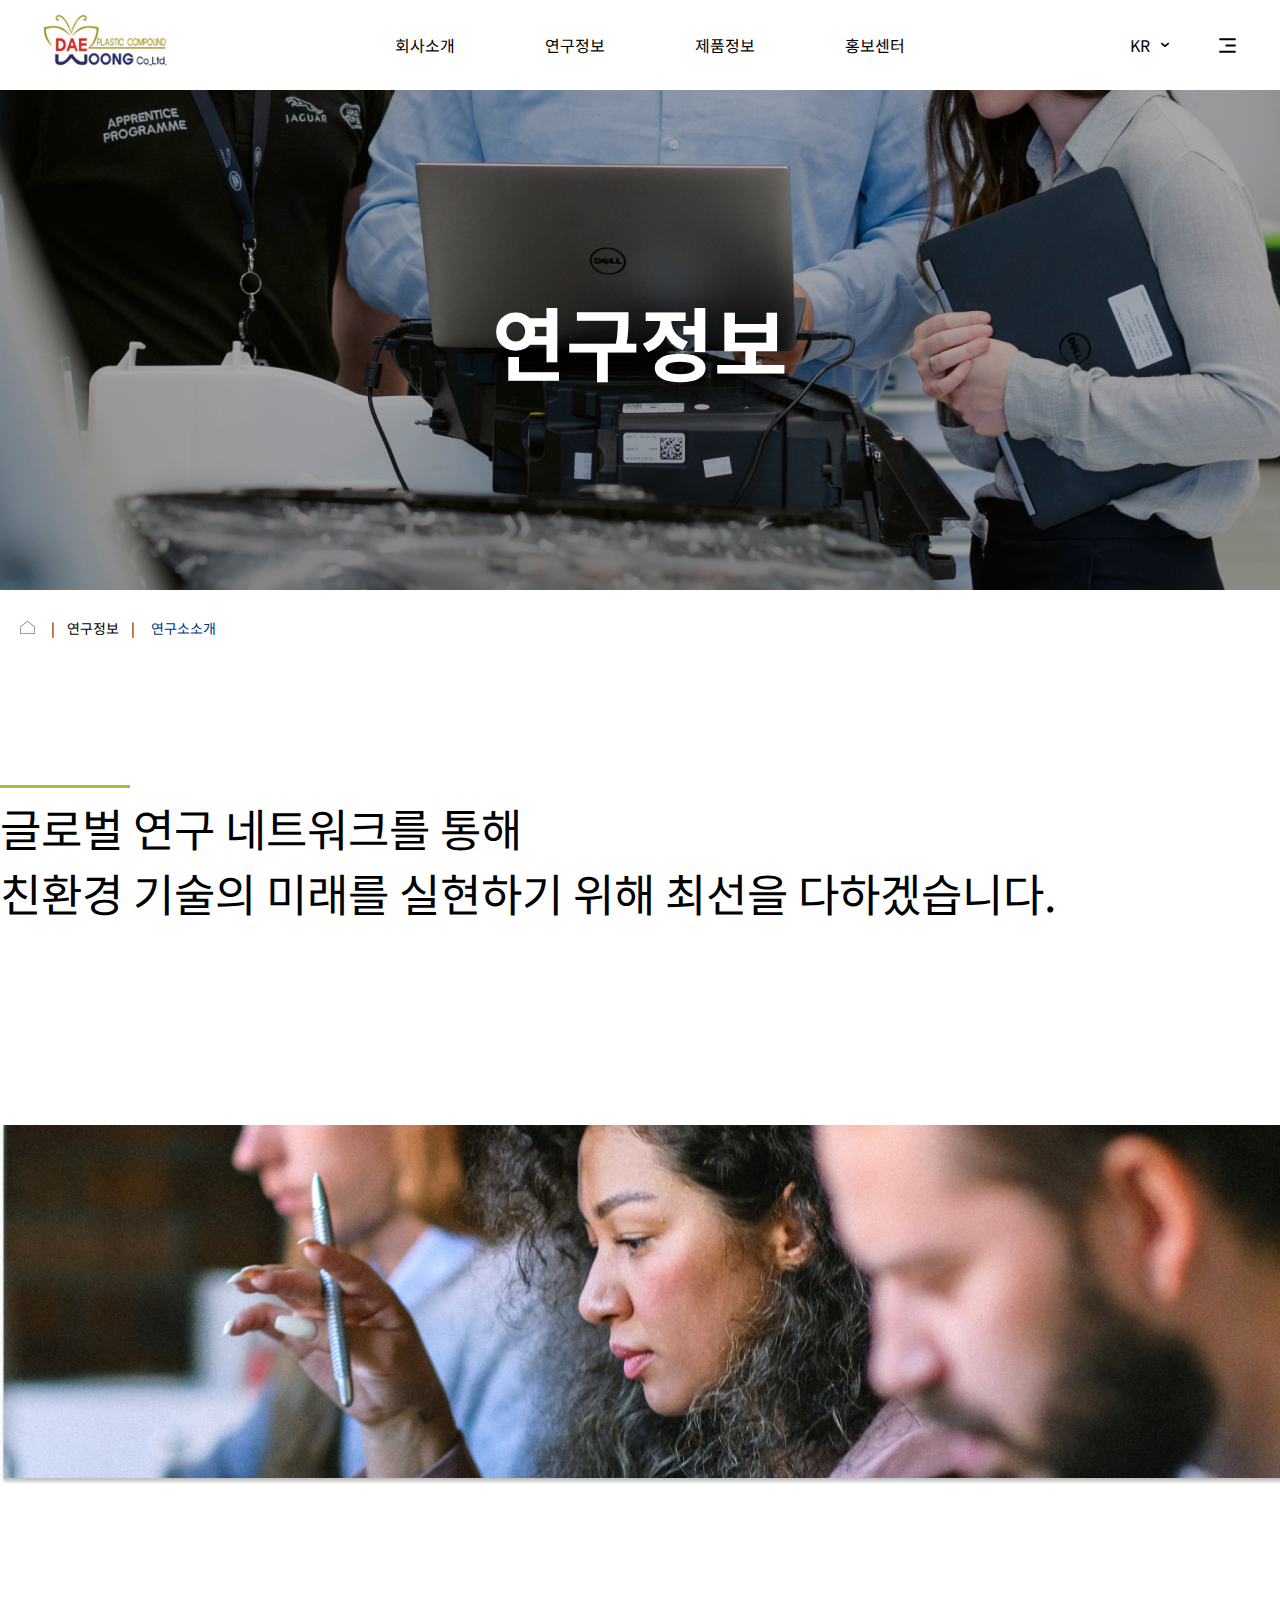
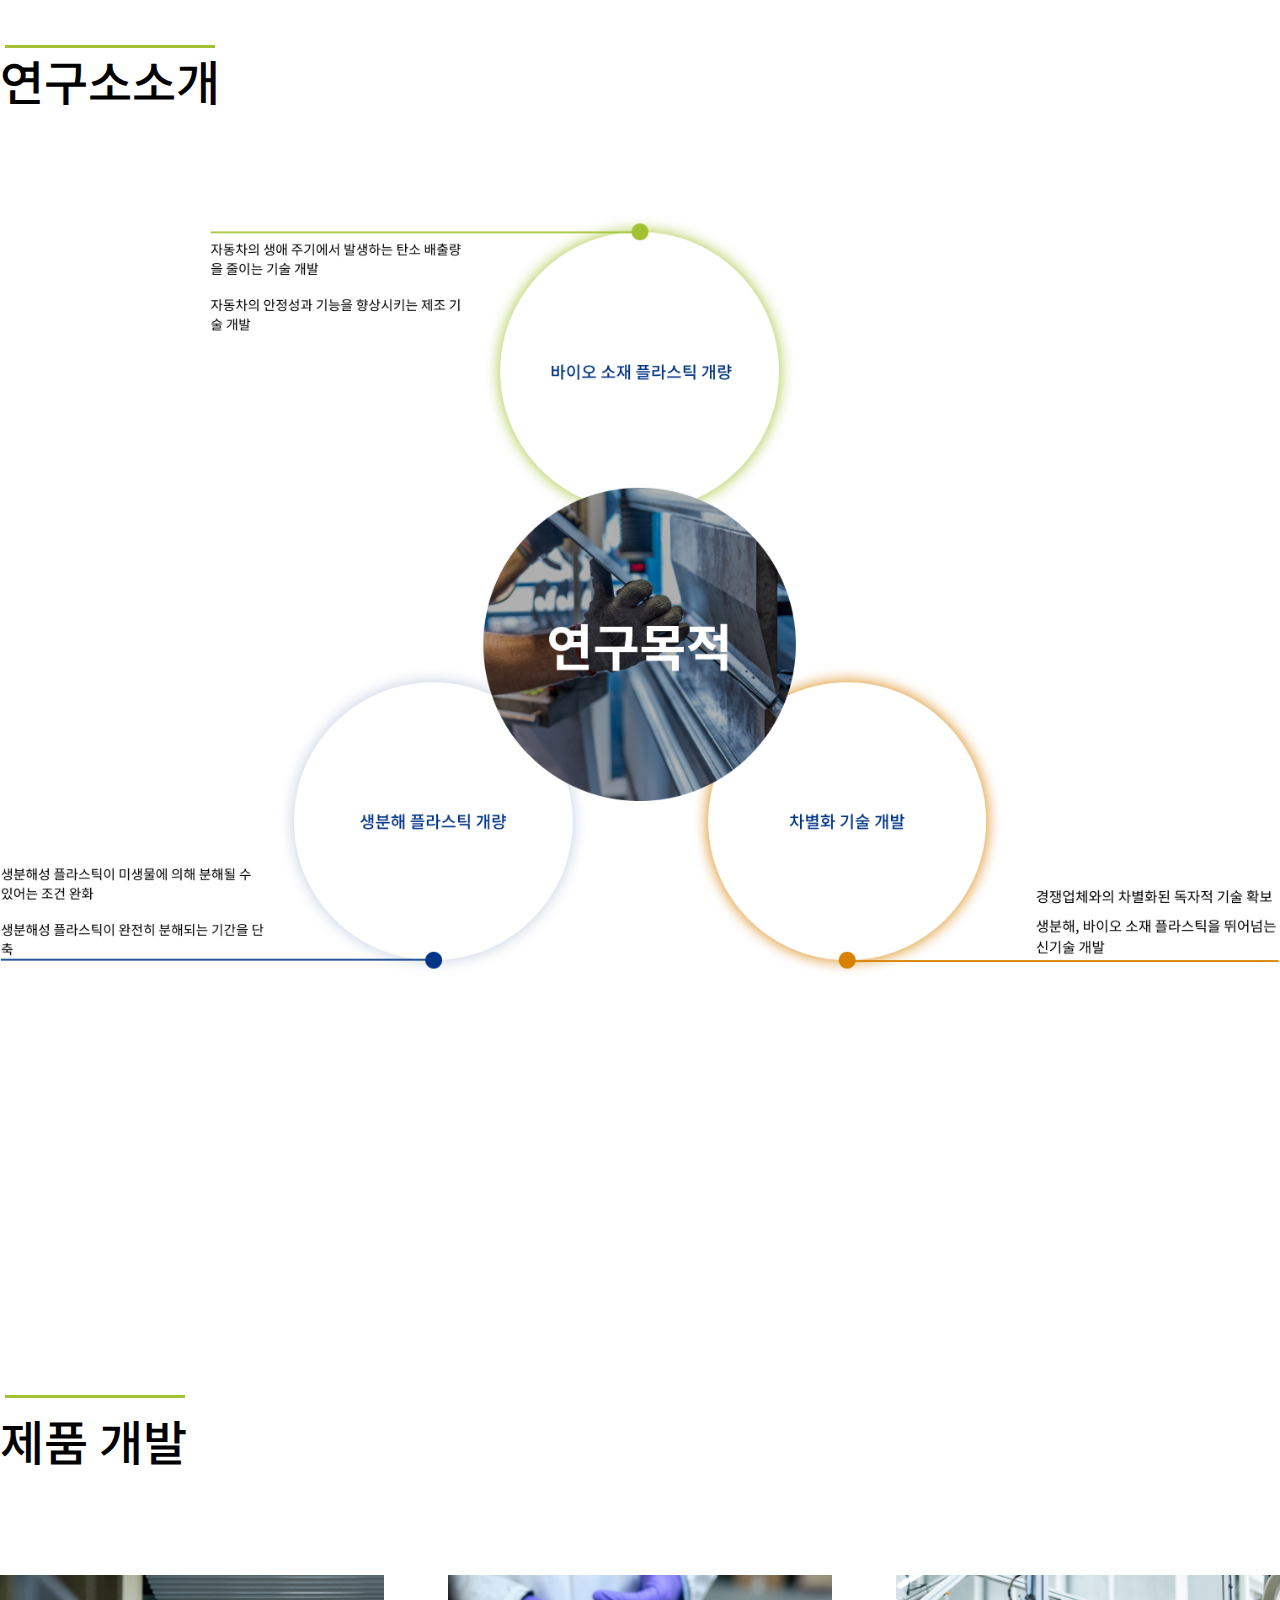
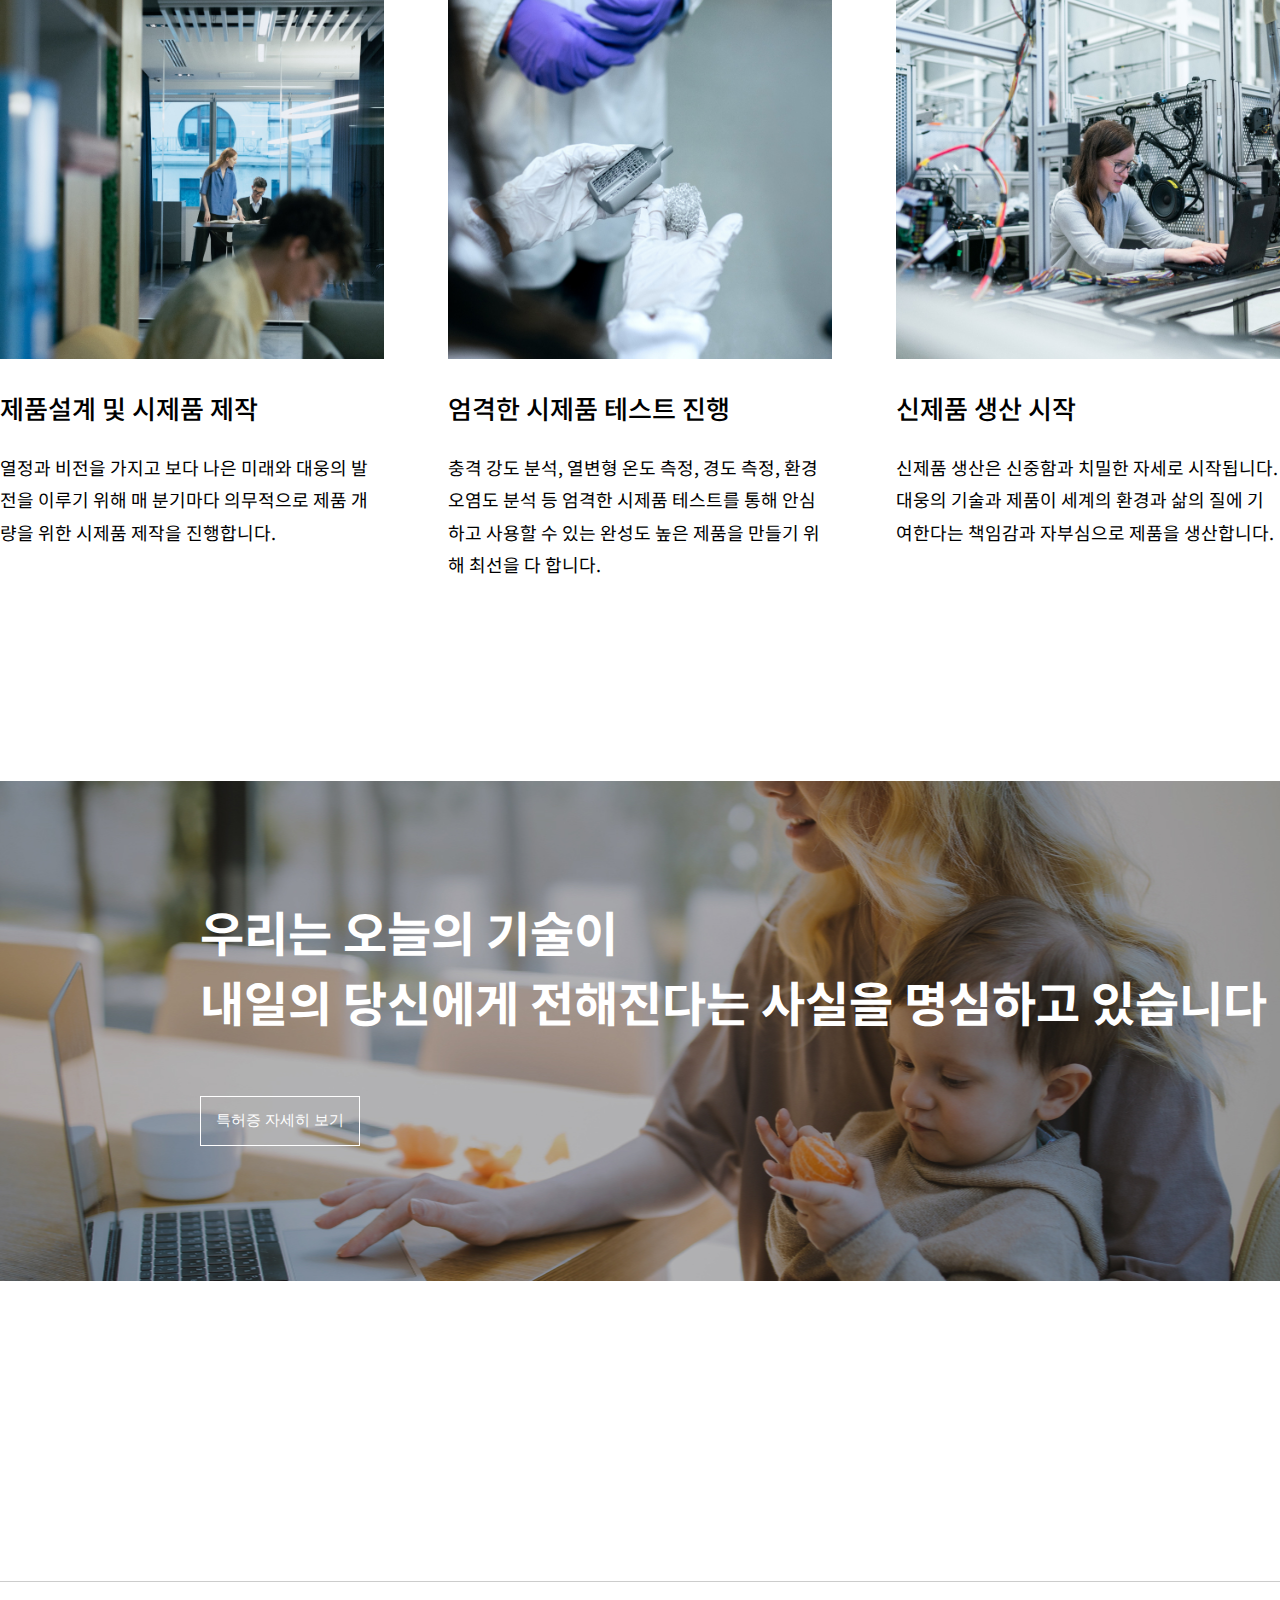
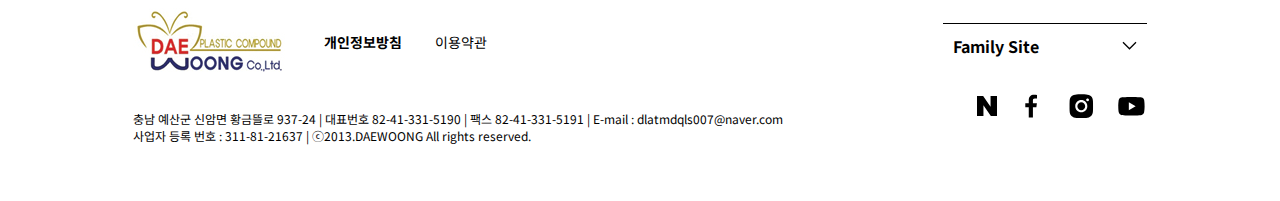
<file: research/research.html>
<!DOCTYPE html>
<html lang="kr">
  <head>
    <meta charset="UTF-8" />
    <meta http-equiv="X-UA-Compatible" content="IE=edge" />
    <meta name="viewport" content="width=device-width, initial-scale=1.0" />
    <link
      href="https://fonts.googleapis.com/css2?family=Noto+Sans+KR:wght@100;300;400;500;700;900&display=swap"
      rel="stylesheet"
    />
    <link
      rel="stylesheet"
      href="../component/component_css/component_reset.css"
    />
    <link
      rel="stylesheet"
      href="../component/component_css/component_pc.css"
      media="screen and (min-width:767px)"
    />
    <link
      rel="stylesheet"
      href="../component/component_css/component_mobile.css"
      media="screen and (max-width:767px)"
    />
    <link
      rel="stylesheet"
      href="./research_css/research_pc.css"
      media="screen and (min-width:767px)"
    />
    <link
      rel="stylesheet"
      href="./research_css/research_mobile.css"
      media="screen and (max-width:767px)"
    />
    <script src="https://ajax.googleapis.com/ajax/libs/jquery/3.6.0/jquery.min.js"></script>
    <script src="../component/component_js/component.js"></script>
    <title>연구정보</title>
  </head>
  <body>
    <div class="wrap">
      <header class="header">
        <h1 class="logo">
          <a href="../index.html">
            <img src="../component/component_images/logo.jpg" alt="logo" />
          </a>
        </h1>
        <nav class="header_nav">
          <ul class="dep1_ul">
            <li class="dep1_li">
              <a href="../about/about.html"
                >회사소개
                <ul class="dep2_ul">
                  <li class="dep2_li">
                    <a href="../about/about.html">회사 비전 </a>
                  </li>
                  <li class="dep2_li">
                    <a href="../about/about.html">오시는 길 </a>
                  </li>
                </ul>
              </a>
            </li>
            <li class="dep1_li">
              <a href="./research.html"
                >연구정보
                <ul class="dep2_ul">
                  <li class="dep2_li">
                    <a href="./research.html">연구소 소개 </a>
                  </li>
                  <li class="dep2_li"><a href="#">기술 특허 </a></li>
                </ul>
              </a>
            </li>
            <li class="dep1_li">
              <a href="../product/product.html"
                >제품정보
                <ul class="dep2_ul">
                  <li class="dep2_li">
                    <a href="../product/product.html">제품검색 </a>
                  </li>
                  <li class="dep2_li">
                    <a href="#">자동자 외장재</a>
                  </li>
                  <li class="dep2_li">
                    <a href="#">자동자 내장재</a>
                  </li>
                  <li class="dep2_li">
                    <a href="#">기타 용품</a>
                  </li>
                </ul>
              </a>
            </li>
            <li class="dep1_li">
              <a href="../marketing/marketing.html"
                >홍보센터
                <ul class="dep2_ul">
                  <li class="dep2_li">
                    <a href="../marketing/marketing.html">뉴스 </a>
                  </li>
                  <li class="dep2_li"><a href="#">상담/FAQ </a></li>
                  <li class="dep2_li"><a href="#">인재채용</a></li>
                </ul>
              </a>
            </li>
          </ul>
        </nav>
        <div class="header_ui">
          <div class="lang">
            <a href="#"
              >KR
              <svg
                width="10"
                height="8"
                viewBox="0 0 8 5"
                fill="none"
                xmlns="http://www.w3.org/2000/svg"
              >
                <path d="M1 1L4 3.4L7 1" stroke="black" stroke-width="1.3px" />
              </svg>
              <ul>
                <li>KR</li>
                <li>EN</li>
              </ul>
            </a>
          </div>
          <div class="m_btn">
            <a href="#">
              <img
                src="../component/component_images/site-mep-menu.svg"
                alt="site-mep-menu"
              />
            </a>
          </div>
        </div>
      </header>
      <!-- site map 입니다. -->
      <div class="site_map">
        <div class="site_map_upper">
          <h1 class="site_map_logo">
            <a href="./index.html">
              <img src="../main/images/logo.jpg" alt="logo" />
            </a>
          </h1>
          <div class="site_map_header_ui">
            <div class="site_map_close_btn">
              <a href="#">
                <img
                  src="../main/images/site_map_close_btn.svg"
                  alt="site_close_btn"
                />
              </a>
            </div>
            <!--site_map_close_btn-->
          </div>
        </div>
        <!--site_map_upper-->
        <nav class="site_map_nav">
          <ul class="site_map_dep1_ul">
            <li class="site_map_dep1_li bg1">
              <div class="map-box">
                <a href="../about/about.html"
                  >회사소개
                  <ul class="site_map_dep2_ul">
                    <li class="site_map_dep2_li">
                      <a href="../about/about.html">회사 소개</a>
                    </li>
                    <li class="site_map_dep2_li">
                      <a href="../about/about.html">회사 비전</a>
                    </li>
                    <li class="site_map_dep2_li">
                      <a href="../about/about.html">오시는 길</a>
                    </li>
                  </ul>
                </a>
              </div>
              <!--map-box-->
            </li>
            <li class="site_map_dep1_li bg2">
              <div class="map-box">
                <a href="../research/research.html"
                  >연구정보
                  <ul class="site_map_dep2_ul">
                    <li class="site_map_dep2_li">
                      <a href="../research/research.html">연구소 소개</a>
                    </li>
                    <li class="site_map_dep2_li"><a href="#">기술 특허</a></li>
                  </ul>
                </a>
              </div>
              <!--map-box-->
            </li>
            <li class="site_map_dep1_li bg3">
              <div class="map-box">
                <a href="../product/product.html"
                  >제품정보
                  <ul class="site_map_dep2_ul">
                    <li class="site_map_dep2_li">
                      <a href="../product/product.html">제품검색</a>
                    </li>
                    <li class="site_map_dep2_li">
                      <a href="../product/product.html">자동차 외장재</a>
                    </li>
                    <li class="site_map_dep2_li">
                      <a href="../product/product.html">자동차 내장재</a>
                    </li>
                    <li class="site_map_dep2_li">
                      <a href="../product/product.html">기타 용품</a>
                    </li>
                  </ul>
                </a>
              </div>
              <!--map-box-->
            </li>
            <li class="site_map_dep1_li bg4">
              <div class="map-box">
                <a href="../marketing/marketing.html"
                  >홍보센터
                  <ul class="site_map_dep2_ul">
                    <li class="site_map_dep2_li">
                      <a href="../marketing/marketing.html">뉴스</a>
                    </li>
                    <li class="site_map_dep2_li">
                      <a href="../marketing/marketing.html">상담/FAQ</a>
                    </li>
                    <li class="site_map_dep2_li">
                      <a href="../marketing/marketing.html">인재채용</a>
                    </li>
                  </ul>
                </a>
              </div>
              <!--map-box-->
            </li>
          </ul>
        </nav>
      </div>
      <!-- sub_2 입니다 -->
      <main class="sub_2">
        <section class="sub_main_banner">
          <h1>연구정보</h1>
        </section>
        <div class="sub_menu">
          <img src="./research_images/sub_home.png" alt="img" />
          <p>
            &nbsp;&nbsp;&nbsp;&nbsp;|&nbsp;&nbsp;&nbsp;&nbsp;연구정보&nbsp;&nbsp;&nbsp;&nbsp;|&nbsp;&nbsp;&nbsp;&nbsp;
          </p>
          <p>연구소소개</p>
        </div>

        
        <section class="sub_title">
          <div class="container">
            <div class="text">
              <div class="mark"></div>
              <p>
                글로벌 연구 네트워크를 통해 <br />
                친환경 기술의 미래를 실현하기 위해 최선을 다하겠습니다.
              </p>
            </div>
            <div class="mark_bg"></div>

            <div class="pc_img"></div>
          <div class="mobile_img"></div>
        </section>
        <section id="center">
          <div class="container">
            <div class="text">
              <div class="mark"></div>
              <h1>연구소소개</h1>
            </div>
            <img
              class="pc_img"
              src="./research_images/research_img.jpg"
              alt="연구소소개"
            />
            <img
              class="mobile_img"
              src="./research_images/mobile_sub_2_3.svg"
              alt="연구소소개"
            />
          </div>
        </section>
        <section id="pm">
          <div class="container">
            <div class="text">
              <div class="mark"></div>
              <h1>제품 개발</h1>
            </div>
            <ul>
              <li>
                <div class="pm_img_1">
                  <img src="./research_images/tech_img1.jpg" alt="img1" />
                </div>
                <h2>제품설계 및 시제품 제작</h2>
                <p>
                  열정과 비전을 가지고 보다 나은 미래와 대웅의 발전을 이루기
                  위해 매 분기마다 의무적으로 제품 개량을 위한 시제품 제작을
                  진행합니다.
                </p>
              </li>
              <li>
                <div class="pm_img_2">
                  <img src="./research_images/tech_img2.jpg" alt="img2" />    
                </div>
                  <h2>엄격한 시제품 테스트 진행</h2>
                  <p>
                    충격 강도 분석, 열변형 온도 측정, 경도 측정, 환경오염도 분석
                    등 엄격한 시제품 테스트를 통해 안심하고 사용할 수 있는
                    완성도 높은 제품을 만들기 위해 최선을 다 합니다.
                  </p>
  
              </li>
              <li>
                <div class="pm_img_3">
                  <img src="./research_images/tech_img3.jpg" alt="img3" />
                </div>
                  <h2>신제품 생산 시작</h2>
                  <p>
                    신제품 생산은 신중함과 치밀한 자세로 시작됩니다. 대웅의
                    기술과 제품이 세계의 환경과 삶의 질에 기여한다는 책임감과
                    자부심으로 제품을 생산합니다.
                  </p>
                
              </li>
            </ul>
          </div>
        </section>
        <section id="tech">
          <div class="container">
            <div class="techBanner">
              <h1 class="pc_ver">
                우리는 오늘의 기술이 <br />
                내일의 당신에게 전해진다는 사실을 명심하고 있습니다
              </h1>
              <h1 class="mobile_ver">
                우리는 오늘의 기술이 <br>내일의 당신에게 전해진다는 사실을 <br>명심하고
                있습니다
              </h1>
              <button class="pop"><span>특허증 자세히 보기</span></button>
            </div>
            <div id="paper">
              <div class="close">
                <button><span>X</span></button>
              </div>
              <div class="img_box">
                <div class="images">
                  <img src="./research_images/patent1.jpg" alt="특허증1" />
                  <img src="./research_images/patent2.jpg" alt="특허증2" />
                  <img src="./research_images/patent3.jpg" alt="특허증3" />
                  <img src="./research_images/patent4.jpg" alt="특허증4" />
                  <img src="./research_images/patent5.jpg" alt="특허증5" />
                  <img src="./research_images/patent6.jpg" alt="특허증6" />
                  <img src="./research_images/patent7.jpg" alt="특허증7" />
                  <img src="./research_images/patent8.jpg" alt="특허증8" />
                  <img src="./research_images/patent9.jpg" alt="특허증9" />
                  <img src="./research_images/patent10.jpg" alt="특허증10" />
                  <img src="./research_images/patent11.jpg" alt="특허증11" />
                  <img src="./research_images/patent12.jpg" alt="특허증12" />
                  <img src="./research_images/patent13.jpg" alt="특허증13" />
                  <img src="./research_images/patent14.jpg" alt="특허증14" />
                </div>
                <div class="direc">
                  <div class="left">
                    <span>&laquo;</span>
                  </div>
                  <div class="right">
                    <span>&raquo;</span>
                  </div>
                </div>
                <!-- direct -->
              </div>
              <!-- paeper -->
            </div>
            <!-- techBanner -->
          </div>
          <!--container -->
        </section>
      </main>

      <!-- 푸터입니다. -->
      <footer class="footer">
        <div class="footer_left">
          <div class="footer_left_upper">
            <a href="../index.html">
              <img src="../component/component_images/logo.jpg" alt="logo" />
            </a>
            <div class="footer_left_info_1">
              <p><a href="#">개인정보방침</a></p>
              <p><a href="#">이용약관</a></p>
            </div>
          </div>

          <div class="footer_left_info_2">
            <p>
              충남 예산군 신암면 황금뜰로 937-24 | 대표번호 82-41-331-5190 |
              팩스 82-41-331-5191 | E-mail : dlatmdqls007@naver.com <br />
              사업자 등록 번호 : 311-81-21637 | ⓒ2013.DAEWOONG All rights
              reserved.
            </p>
          </div>
        </div>
        <div class="footer_right">
          <div class="family_site">
            <p>Family Site</p>
            <svg
              width="15"
              height="9"
              viewBox="0 0 15 9"
              fill="none"
              xmlns="http://www.w3.org/2000/svg"
            >
              <path
                d="M1 1.25L7.5 7.75L14 1.25"
                stroke="black"
                stroke-width="1.3px"
              />
            </svg>
          </div>
          <div class="sns_btn">
            <a href="#">
              <img
                src="../component/component_images/naver.svg"
                alt="naver_btn"
              />
            </a>
            <a href="#">
              <img
                src="../component/component_images/facebook.svg"
                alt="facebook_btn"
              />
            </a>
            <a href="#">
              <img
                src="../component/component_images/instagram.svg"
                alt="instagram_btn"
              />
            </a>
            <a href="#">
              <img
                src="../component/component_images/youtube.svg"
                alt="youtube_btn"
              />
            </a>
          </div>
        </div>
      </footer>
    </div>
    <script src="./research_js/research.js"></script>
  </body>
</html>
</file>
<file: main/css/index_style.css>
* {
  padding: 0;
  margin: 0;
  box-sizing: border-box;
}

ul {
  list-style-type: none;
}

a {
  text-decoration: none;
}

body {
  font-family: "Noto Sans KR", sans-serif;
}

html {
  scroll-behavior: smooth;
}

:root {
  --green: #a2c233;
  --bgc: #f7f7f7;
}

/* 메인페이지 버튼 스타일입니다. */

.main_btn a {
  width: 160px;
  height: 50px;
  border: 1px solid #000;
  padding: 10px 30px;
  font-size: 15px;
  font-weight: 400;
  color: #000;
  display: flex;
  align-items: center;
  justify-content: space-between;
}

.main_btn img {
  width: 10px;
}

/* 미디어쿼리 스타일입니다. */

@media only screen and (max-width: 767px) {
  .width_mobile {
    padding: 0 20px;
    margin: 0 auto;
  }
}

@media only screen and (min-width: 767px) {
  .width_1520 {
    max-width: 1520px;
    margin: 0 auto;
  }
}

/* 애니메이션 이벤트입니다. */

/* 버튼의 hover 이벤트입니다. */

.main_btn a:hover {
  transition: 0.5s;
  background: #000;
  color: #fff;
}

.main_btn a:hover svg path {
  transition: 0.5s;
  stroke: white;
}

.innovation_btn a:hover {
  transition: 0.5s;
  background: #fff;
  color: #000;
}

.innovation_btn a:hover svg path {
  transition: 0.5s;
  stroke: black;
}
</file>
<file: main/css/index_pc.css>
/* header 박스 style 입니다. */

.header {
  height: 90px;
  display: flex;
  justify-content: space-between;
  padding: 0 40px;
}

.header a {
  color: #000;
}

/* header 좌측 로고 style 입니다. */

.logo a img {
  width: 129px;
  height: 57px;
}

.logo {
  height: 90px;
  display: flex;
  align-items: center;
}

/* header 중앙 GNB style 입니다. */

nav {
  height: 90px;
}

nav > ul {
  font-size: 16px;
}

.dep1_ul {
  height: 100%;
  display: flex;
  position: relative;
}

.dep1_ul > li {
  width: 150px;
  height: 100%;
  display: flex;
  justify-content: center;
  align-items: center;
  text-align: center;
}

.dep1_li::after {
  content: "";
  width: 0px;
  height: 3px;
  background: var(--green);
  position: absolute;
  top: 75%;
  transition: 0.5s;
}

.dep1_li:hover::after {
  width: 80px;
}

.dep2_ul {
  max-height: 0;
  overflow: hidden;
  position: absolute;
  top: 100%;
  width: 150px;
  background: #fff;
}

.dep1_li:hover .dep2_ul {
  max-height: 200px;
  transition: 1s;
}

.dep2_li {
  margin-bottom: 10px;
}

/* header 우측 ui style 입니다. */

.header_ui {
  height: 90px;
  display: flex;
  align-items: center;
  position: relative;
}

.lang {
  height: 100%;
}

.lang a {
  display: flex;
  align-items: center;
  margin-right: 45px;
  height: 100%;
  width: 100%;
}

.lang a svg {
  margin-left: 10px;
}

.lang a ul {
  max-height: 0;
  overflow: hidden;
  position: absolute;
  top: 100%;
  background: #fff;
  width: 40px;
  text-align: left;
}

.lang a:hover ul {
  max-height: 200px;
  transition: 1s;
}

.m_btn a {
  display: flex;
  align-items: center;
}

/* ========================================================================== */

/* site_map 스타일 */

.site_map {
  display: none;
}

.site_map_open {
  display: block;
  transition: all 1s ease-out;
}

/* site_map 상단 */

.site_map {
  position: absolute;
  top: 90px;
  left: 0;
  width: 100vw;
  height: 340px;
  background-color: #fff;
  animation: dropdown 0.4s linear;
}

@keyframes dropdown {
  from {
    top: 0px;
  }
  to {
    top: 90px;
  }
}
.site_map_upper {
  display: none;
}

/* site_map 하단 */

.site_map_nav {
  height: 100%;
  transition: all 2s ease-out;
}

.site_map_dep1_ul {
  display: flex;
  transition: all 1s ease-out;
}

.site_map_dep1_li {
  width: 25%;
  height: 340px;
  text-align: left;
  display: flex;
  flex-direction: column;
  justify-content: center;
  align-items: center;
  padding-right: 110px;
  border-top: 1px solid #d8d7d7;
  border-right: 1px solid #d8d7d7;
  border-bottom: 1px solid #d8d7d7;
  transition: all 1s ease-out;
}
.site_map_dep1_li .map-box {
  width: 150px;
  height: 250px;
}
.site_map_dep1_li .map-box > a {
  font-size: 24px;
  font-weight: 700;
  color: #000;
}
.bg1 {
  height: 340px;
  background-image: url(../images/1.jpg);
  background-repeat: no-repeat;
  background-position: right;
}
.bg2 {
  height: 340px;
  background-image: url(../images/2.jpg);
  background-repeat: no-repeat;
  background-position: right;
}
.bg3 {
  height: 340px;
  background-image: url(../images/3.jpg);
  background-repeat: no-repeat;
  background-position: right;
}
.bg4 {
  height: 340px;
  background-image: url(../images/4.jpg);
  background-repeat: no-repeat;
  background-position: right;
}

.site_map_dep2_ul {
  padding-top: 20px;
}

.site_map_dep2_li {
  padding-top: 10px;
}

.site_map_dep2_li > a {
  font-size: 18px;
  color: #444;
  position: relative;
}

.site_map_dep2_li > a::after {
  content: "";
  display: block;
  position: absolute;
  left: 0;
  bottom: 0px;
  width: 0;
  height: 20%;
  background-color: #a3c23375;
  color: #000;
}
.site_map_dep2_li > a:hover::after {
  width: 100%;
  transition: all 0.4s ease-out;
}

/* ========================================================================== */

/* main_bn css 입니다. */

.main_bn {
  height: 100vh;
  background-image: url(../images/main_bn_1.jpg);
  background-size: cover;
  background-repeat: no-repeat;
  background-position: center center;
}

.main_bn_title {
  padding: 200px 0 0 200px;
}

.main_bn_title h3 {
  font-size: 45px;
  font-weight: 500;
  color: #fff;
}

.main_bn_title h1 {
  font-size: 90px;
  font-weight: 700;
  line-height: 9rem;
  color: #fff;
}

.main_bn_title p {
  font-size: 22px;
  font-weight: 400;
  color: #fff;
  line-height: 3rem;
}

/* about 입니다. */

.about {
  width: 79.16666vw;
  margin: 140px auto 0;
}

.about_bn {
  height: 500px;
  background-image: url(../images/about.jpg);
  background-size: cover;
  background-repeat: no-repeat;
  background-position: center center;
}

.about_title {
  font-size: 50px;
  font-weight: 500;
  border-top: 3px solid var(--green);
  display: inline-block;
  margin-bottom: 88px;
}

.about_contents {
  font-size: 30px;
  font-weight: 400;
  margin-top: 40px;
  display: flex;
  justify-content: space-between;
}

.about_contents p {
  width: 55%;
}

/* product 입니다. */

.product {
  height: 1139px;
  background: var(--bgc);
  margin: 100px auto 0;
  padding-top: 100px;
}

.product_width_rate {
  width: 79.16666vw;
}

.product_title h3 {
  font-size: 50px;
  font-weight: 500;
  border-top: 3px solid var(--green);
  display: inline-block;
}

.product_title h1 {
  font-size: 60px;
  font-weight: 500;
}

.product_contents {
  margin: 61px 0;
  display: flex;
  gap: 5.5921%;
}

.product_contents_box {
  width: 29.60526%;
  height: 588px;
}

.product_contents_img {
  width: 100%;
}

.product_contents_img img {
  width: 100%;
}

.product_contents_text h3 {
  font-size: 26px;
  font-weight: 500;
  margin: 25px 0;
}

.product_contents_text p {
  font-size: 18px;
  font-weight: 400;
}

.product_contents_btn {
  display: flex;
  justify-content: center;
  margin-top: 81px;
}

/* innovation 입니다. */

.innovation {
  width: 79.16666vw;
  height: 560px;
  background-image: url(../images/innovation.jpg);
  background-size: cover;
  background-repeat: no-repeat;
  background-position: center center;
  padding: 82px 0 82px 104px;
  margin: 100px auto 200px;
}

.innovation_title h3 {
  font-size: 50px;
  font-weight: 700;
  color: #fff;
}

.innovation_title h1 {
  font-size: 60px;
  font-weight: 700;
  color: #fff;
  line-height: 3.5rem;
}

.innovation_title p {
  font-size: 30px;
  font-weight: 400;
  color: #fff;
  margin-top: 60px;
}

.innovation_btn {
  margin-top: 70px;
}

.innovation_btn a {
  width: 160px;
  height: 50px;
  border: 1px solid #fff;
  padding: 10px 30px;
  font-size: 15px;
  font-weight: 400;
  color: #fff;
  display: flex;
  align-items: center;
  justify-content: space-between;
}

.innovation_btn img {
  width: 10px;
}

/* marketing 입니다. */

.marketing {
  width: 79.16666vw;
  margin: 0 auto 100px;
}

.marketing_contents {
  display: flex;
  align-items: center;
  justify-content: space-between;
  width: 100%;
}

.marketing_img {
  width: 59.21052%;
}

.marketing_img img {
  width: 100%;
}

.marketing_title {
  width: 40.78947%;
  padding: 80px 0 80px 7.89473%;
}

.marketing_title h3 {
  width: 100%;
  font-size: 50px;
  font-weight: 500;
}
.marketing_title h1 {
  word-wrap: break-word;
  width: 100%;
  font-size: 60px;
  font-weight: 500;
  line-height: 4.3rem;
}
.marketing_title p {
  width: 100%;
  font-size: 30px;
  font-weight: 400;
  margin-top: 40px;
}

.marketing_btn {
  margin-top: 75px;
}

/* recruit 입니다. */

.recruit {
  margin: 0 auto;
  background: var(--bgc);
  padding: 100px 0;
}

.recruit_width_rate {
  width: 79.16666vw;
}

.recruit_contents {
  display: flex;
  align-items: center;
  justify-content: space-between;
}

.recruit_img {
  width: 59.21052%;
}

.recruit_img img {
  width: 100%;
}

.recruit_title {
  width: 40.78947%;
  padding: 80px 7.89473% 80px 0px;
}

.recruit_title h3 {
  font-size: 50px;
  font-weight: 500;
}
.recruit_title h1 {
  font-size: 60px;
  font-weight: 500;
  line-height: 4.3rem;
}
.recruit_title p {
  font-size: 30px;
  font-weight: 400;
  margin-top: 40px;
}

.recruit_btn {
  margin-top: 75px;
}

/* contact 입니다. */

.contact {
  width: 79.16666vw;
  margin: 100px auto 0;
}

.contact_contents {
  display: flex;
  align-items: center;
  justify-content: space-between;
  width: 100%;
}

.contact_img {
  width: 59.21052%;
  height: 560px;
}

.contact_title {
  width: 40.78947%;
  padding: 80px 0 80px 7.89473%;
}

.contact_title h3 {
  font-size: 50px;
  font-weight: 500;
}
.contact_title h1 {
  font-size: 60px;
  font-weight: 500;
  line-height: 4.3rem;
}
.contact_title p {
  font-size: 30px;
  font-weight: 400;
  margin-top: 40px;
}

.contact_btn {
  margin-top: 75px;
}

/* ========================================================================== */

/* footer 박스의 style */

.footer {
  margin-top: 300px;
  height: 220px;
  display: flex;
  justify-content: space-between;
  border-top: 1px solid #ccc;
}

/* footer 의 왼쪽 영역입니다. */

.footer_left {
  padding: 26px 0 48px 10.41666%;
}

.footer_left_upper {
  height: 67px;
  display: flex;
}

.footer_left_upper a img {
  width: 152px;
  height: 67px;
}

.footer_left_info_1 {
  display: flex;
  padding: 24px 0 0 39px;
}

.footer_left_upper a {
  color: #000;
}

.footer_left_info_1 p:first-child {
  font-size: 14px;
  font-weight: bold;
}

.footer_left_info_1 p:last-child {
  font-size: 14px;
  margin-left: 33px;
}

.footer_left_info_2 {
  margin-top: 35px;
  font-size: 12px;
}

/* footer 의 오른쪽 영역입니다. */

.footer_right {
  padding: 41px 10.41666% 77px 0;
  display: flex;
  flex-direction: column;
  align-items: flex-end;
  justify-content: space-between;
}

.sns_btn {
  width: 170px;
  height: 30px;
  display: flex;
  align-items: center;
  justify-content: space-between;
}

.family_site {
  width: 204px;
  border-top: 1px solid #000;
  display: flex;
  justify-content: space-between;
  align-items: center;
  padding: 10px;
  font-size: 16px;
  font-weight: bold;
}
</file>
<file: main/css/index_mobile.css>
/* header 박스 style 입니다. */

.header {
  height: 50px;
  display: flex;
  justify-content: space-between;
  padding: 0 20px;
}

/* header 좌측 로고 style*/

.logo a img {
  width: 64px;
  height: 28px;
}

.logo {
  height: 50px;
  display: flex;
  align-items: center;
}

/* header nav */

.header_nav {
  display: none;
}

/* header 우측 ui style  */

.header_ui {
  height: 50px;
  display: flex;
  align-items: center;
}

.lang {
  display: none;
}

.m_btn a {
  display: flex;
  align-items: center;
}

/* ========================================================================== */

/* site_map */

.site_map {
  display: none;
}

.site_map_open {
  display: block;
}

/* site_map 의 상단입니다. */

.site_map {
  position: fixed;
  top: 0;
  left: 0;
  width: 100vw;
  height: 100vh;
  background-color: #fff;
  padding: 30px;
}

.site_map_upper {
  display: flex;
  align-items: center;
  justify-content: space-between;
}

.site_map_logo a img {
  width: 64px;
  height: 28px;
}

/* site_map 의 하단입니다. */

.site_map_nav {
  height: 100%;
}

.site_map_dep1_ul {
  display: flex;
  flex-direction: column;
  padding-top: 20px;
  text-align: left;
}

.site_map_dep1_li {
  margin-top: 30px;
  border-bottom: 1px solid #666;
  position: relative;
}
/* 폰트 수정, 색상 변경 */
.site_map_dep1_li > a {
  font-size: 28px;
  color: #000;
}

.site_map_dep1_li::after {
  content: "";
  width: 0px;
  height: 3px;
  background: #a2c233;
  /* position: absolute; */
  top: 40px;
  transition: 0.5s;
}

.site_map_dep1_li:hover::after {
  width: 105px;
}

.site_map_dep2_ul {
  max-height: 0;
  overflow: hidden;
  margin-top: 5px;
  transition: 1s;
}

.site_map_dep2_li {
  margin-top: 20px;
}
/* 폰트 수정, 색상 변경 */
.site_map_dep2_li > a {
  font-size: 23px;
  color: #444;
}

.site_map_dep1_li:hover > ul {
  max-height: 260px;
}

/* ========================================================================== */

/* main_bn css */

.main_bn {
  height: 320px;
  background-image: url(../images/main_bn_1.jpg);
  background-size: cover;
  background-repeat: no-repeat;
  background-position: center center;
}

.main_bn_title {
  display: flex;
  flex-direction: column;
  justify-content: center;
  align-items: center;
  text-align: center;
  height: 320px;
}

.main_bn_title h3 {
  font-size: 25px;
  font-weight: 500;
  color: #fff;
}

.main_bn_title h1 {
  font-size: 30px;
  font-weight: 700;
  line-height: 2.5rem;
  color: #fff;
}

.main_bn_title p {
  width: 250px;
  font-size: 16px;
  font-weight: 400;
  color: #fff;
  line-height: 1.5rem;
  margin-top: 30px;
}

/* about   */

.about {
  margin-top: 60px;
}

.about_bn {
  height: 280px;
  background-image: url(../images/about.jpg);
  background-size: cover;
  background-repeat: no-repeat;
  background-position: center center;
}

.about_title {
  font-size: 26px;
  font-weight: 500;
  border-top: 3px solid var(--green);
  display: inline-block;
  margin-bottom: 28px;
}

.about_contents {
  font-size: 15px;
  font-weight: 400;
  margin-top: 15px;
}

.main_btn {
  margin-top: 40px;
}

/* product   */

.product {
  /* height: 1563px; */
  background: var(--bgc);
  margin: 50px 0;
  padding: 50px 0;
}

.product_title h3 {
  font-size: 22px;
  font-weight: 500;
  border-top: 3px solid var(--green);
  display: inline-block;
}

.product_title h1 {
  font-size: 26px;
  font-weight: 500;
}

.product_contents {
  margin-top: 30px;
}

.product_contents_img img {
  width: 100%;
}

.product_contents_text h3 {
  font-size: 18px;
  font-weight: 500;
  margin: 15px 0;
}

.product_contents_text p {
  font-size: 16px;
  font-weight: 400;
  margin-bottom: 50px;
}

.product_contents_text_last p {
  margin-bottom: 0px;
}

.product_contents_btn {
  display: flex;
  justify-content: center;
  margin-top: 40px;
}

/* innovation 입니다. */

.innovation {
  width: 100%;
  background-image: url(../images/innovation.jpg);
  background-size: cover;
  background-repeat: no-repeat;
  background-position: center center;
  margin-bottom: 80px;
  padding-top: 57px;
}

.innovation_title {
  display: flex;
  flex-direction: column;
  justify-content: center;
  align-items: center;
  text-align: center;
}

.innovation_title {
  height: 100%;
  padding-bottom: 63px;
}

.innovation_title h3 {
  font-size: 20px;
  font-weight: 500;
  color: #fff;
}

.innovation_title h1 {
  font-size: 25px;
  font-weight: 700;
  color: #fff;
  line-height: 2rem;
}

.innovation_title p {
  width: 230px;
  font-size: 16px;
  font-weight: 400;
  color: #fff;
  margin-top: 15px;
}

.innovation_btn {
  margin-top: 30px;
}

.innovation_btn a {
  width: 160px;
  height: 50px;
  border: 1px solid #fff;
  padding: 10px 30px;
  font-size: 15px;
  font-weight: 400;
  color: #fff;
  display: flex;
  align-items: center;
  justify-content: space-between;
}

.innovation_btn img {
  width: 10px;
}

/* marketing 입니다. */

.marketing_img img {
  width: 100%;
  object-fit: cover;
  object-position: top;
}

.marketing_title h3 {
  font-size: 22px;
  font-weight: 500;
  margin-top: 20px;
}

.marketing_title h1 {
  font-size: 26px;
  font-weight: 500;
  line-height: 2rem;
}
.marketing_title p {
  font-size: 16px;
  font-weight: 400;
  margin-top: 20px;
}

.marketing_btn {
  margin-top: 40px;
}

/* recruit 입니다. */

.recruit {
  padding: 40px 0;
  margin: 40px 0;
  background: var(--bgc);
}

.recruit_contents {
  display: flex;
  flex-direction: column;
}

.recruit_img {
  order: 1;
}

.recruit_img img {
  width: 100%;
  object-fit: cover;
}
.recruit_title {
  order: 2;
}

.recruit_title h3 {
  font-size: 22px;
  font-weight: 500;
  margin-top: 20px;
}
.recruit_title h1 {
  font-size: 26px;
  font-weight: 500;
  line-height: 2rem;
}
.recruit_title p {
  font-size: 16px;
  font-weight: 400;
  margin-top: 20px;
}

.recruit_btn {
  margin-top: 40px;
}

/* contact 입니다. */

.contact_contents {
  width: 100%;
}

.contact_img iframe {
  width: 100%;
  height: 400px;
}

.contact_title h3 {
  font-size: 22px;
  font-weight: 500;
  margin-top: 20px;
}
.contact_title h1 {
  font-size: 26px;
  font-weight: 500;
  line-height: 2rem;
}
.contact_title p {
  font-size: 16px;
  font-weight: 400;
  margin-top: 20px;
}

.contact_btn {
  margin-top: 40px;
}

/* ========================================================================== */

/* footer 박스의 style 입니다. */

.footer {
  margin-top: 100px;
  height: 223px;
  display: flex;
  /* justify-content: space-between; */
  border-top: 1px solid #ccc;
  padding: 20px;
}

/* footer 의 왼쪽 영역입니다. */

.footer_left_upper a img {
  display: none;
}

.footer_left_upper a {
  color: #000;
}

.footer_left_info_1 p:first-child {
  font-size: 14px;
  font-weight: bold;
}

.footer_left_info_1 p:last-child {
  font-size: 14px;
  margin-top: 5px;
}

.footer_left_info_2 {
  margin-top: 30px;
  font-size: 12px;
  width: 80%;
}

/* footer 의 오른쪽 영역입니다. */

.footer_right {
  display: flex;
  flex-direction: column;
  align-items: flex-end;
  justify-content: space-between;
  height: 21px;
  width: 116px;
}

.sns_btn {
  width: 170px;
  height: 30px;
  display: flex;
  align-items: center;
  justify-content: space-between;
}

.family_site {
  display: none;
}
</file>
<file: 대웅/css/index_style.css>
* {
  padding: 0;
  margin: 0;
  box-sizing: border-box;
}

ul {
  list-style-type: none;
}

a {
  text-decoration: none;
}

body {
  font-family: "Noto Sans KR", sans-serif;
}

:root {
  --green: #a2c233;
  --bgc: #f7f7f7;
}

/* 메인페이지 버튼 스타일입니다. */

.main_btn a {
  width: 160px;
  height: 50px;
  border: 1px solid #000;
  padding: 10px 30px;
  font-size: 15px;
  font-weight: 400;
  color: #000;
  display: flex;
  align-items: center;
  justify-content: space-between;
}

.main_btn img {
  width: 10px;
}

/* 미디어쿼리 스타일입니다. */

@media only screen and (max-width: 767px) {
  .width_mobile {
    width: 280px;
    margin: 0 auto;
  }
}

@media only screen and (min-width: 767px) {
  .width_1520 {
    max-width: 1520px;
    margin: 0 auto;
  }
}

/* 애니메이션 이벤트입니다. */

.main_btn a:hover {
  transition: 0.5s;
  background: #000;
  color: #fff;
}

.main_btn a:hover svg path {
  transition: 0.5s;
  stroke: white;
}

.innovation_btn a:hover {
  transition: 0.5s;
  background: #fff;
  color: #000;
}

.innovation_btn a:hover svg path {
  transition: 0.5s;
  stroke: black;
}
</file>
<file: 대웅/css/index_pc.css>
/* header 박스 style 입니다. */

.header {
  height: 90px;
  display: flex;
  justify-content: space-between;
  padding: 0 40px;
}

.header a {
  color: #000;
}

/* header 좌측 로고 style 입니다. */

.logo a img {
  width: 129px;
  height: 57px;
}

.logo {
  height: 90px;
  display: flex;
  align-items: center;
}

/* header 중앙 GNB style 입니다. */

nav {
  height: 90px;
}

nav > ul {
  font-size: 16px;
}

.dep1_ul {
  height: 100%;
  display: flex;
  position: relative;
}

.dep1_ul > li {
  width: 150px;
  height: 100%;
  display: flex;
  justify-content: center;
  align-items: center;
  text-align: center;
}

.dep2_ul {
  max-height: 0;
  overflow: hidden;
  position: absolute;
  top: 100%;
  width: 150px;
  background: #fff;
}

.dep1_li:hover .dep2_ul {
  max-height: 200px;
  transition: 1s;
}

.dep2_li {
  margin-bottom: 10px;
}

/* header 우측 ui style 입니다. */

.header_ui {
  height: 90px;
  display: flex;
  align-items: center;
  position: relative;
}

.lang {
  height: 100%;
}

.lang a {
  display: flex;
  align-items: center;
  margin-right: 45px;
  height: 100%;
  width: 100%;
}

.lang a svg {
  margin-left: 10px;
}

.lang a ul {
  max-height: 0;
  overflow: hidden;
  position: absolute;
  top: 100%;
  background: #fff;
  width: 40px;
  text-align: left;
}

.lang a:hover ul {
  max-height: 200px;
  transition: 1s;
}

.m_btn a {
  display: flex;
  align-items: center;
}

/* ========================================================================== */

/* site_map 스타일입니다. */

.site_map {
  display: none;
}

.site_map_open {
  display: block;
}

/* site_map 의 상단입니다. */

.site_map {
  position: fixed;
  top: 0;
  left: 0;
  width: 100vw;
  height: 100vh;
  background-color: #fff;
  padding: 40px 100px;
  /* display: none; */
}

.site_map_upper {
  display: flex;
  align-items: center;
  justify-content: space-between;
  text-align: center;
}

.site_map_logo {
  width: 25%;
}

.site_map_header_ui {
  width: 25%;
}

.site_map_logo a img {
  width: 129px;
  height: 57px;
}

/* site_map 의 하단입니다. */

.site_map_nav {
  height: 100%;
}

.site_map_dep1_ul {
  display: flex;
  padding-top: 80px;
  text-align: center;
}

.site_map_dep1_li {
  width: 25%;
}

.site_map_dep1_li > a {
  font-size: 16px;
  color: #999;
}

.site_map_dep2_ul {
  padding-top: 25px;
}

.site_map_dep2_li {
  line-height: 2rem;
}

.site_map_dep2_li > a {
  font-size: 16px;
  color: #000;
}

/* ========================================================================== */

/* main_bn css 입니다. */

.main_bn {
  height: 100vh;
  background-image: url(../images/imagesA/main_bn_1.jpg);
  background-size: cover;
  background-repeat: no-repeat;
  background-position: center center;
}

.main_bn_title {
  padding: 200px 0 0 200px;
}

.main_bn_title h3 {
  font-size: 45px;
  font-weight: 500;
  color: #fff;
}

.main_bn_title h1 {
  font-size: 90px;
  font-weight: 700;
  line-height: 9rem;
  color: #fff;
}

.main_bn_title p {
  font-size: 22px;
  font-weight: 400;
  color: #fff;
  line-height: 3rem;
}

/* about 입니다. */

.about {
  margin-top: 140px;
}

.about_bn {
  height: 500px;
  background-image: url(../images/imagesA/about.jpg);
  background-size: cover;
  background-repeat: no-repeat;
  background-position: center center;
}

.about_title {
  font-size: 50px;
  font-weight: 500;
  border-top: 3px solid var(--green);
  display: inline-block;
  margin-bottom: 88px;
}

.about_contents {
  font-size: 30px;
  font-weight: 400;
  margin-top: 40px;
  display: flex;
  justify-content: space-between;
}

.about_contents p {
  width: 55%;
}

/* product 입니다. */

.product {
  height: 1139px;
  background: var(--bgc);
  margin-top: 100px;
  padding-top: 100px;
}

.product_title h3 {
  font-size: 50px;
  font-weight: 500;
  border-top: 3px solid var(--green);
  display: inline-block;
}

.product_title h1 {
  font-size: 60px;
  font-weight: 500;
}

.product_contents {
  margin: 61px;
  display: flex;
  gap: 85px;
}

.product_contents_box {
  width: 450px;
  height: 588px;
}

.product_contents_img {
  width: 450px;
  height: 400px;
}

.product_contents_text h3 {
  font-size: 26px;
  font-weight: 500;
  margin: 25px 0;
}

.product_contents_text p {
  font-size: 18px;
  font-weight: 400;
}

.product_contents_btn {
  display: flex;
  justify-content: center;
  margin-top: 81px;
}

/* innovation 입니다. */

.innovation {
  height: 560px;
  background-image: url(../images/imagesA/innovation.jpg);
  background-size: cover;
  background-repeat: no-repeat;
  background-position: center center;
  padding: 82px 0 82px 104px;
  margin: 100px 0 200px;
}

.innovation_title h3 {
  font-size: 50px;
  font-weight: 700;
  color: #fff;
}

.innovation_title h1 {
  font-size: 60px;
  font-weight: 700;
  color: #fff;
  line-height: 3.5rem;
}

.innovation_title p {
  font-size: 30px;
  font-weight: 400;
  color: #fff;
  margin-top: 60px;
}

.innovation_btn {
  margin-top: 70px;
}

.innovation_btn a {
  width: 160px;
  height: 50px;
  border: 1px solid #fff;
  padding: 10px 30px;
  font-size: 15px;
  font-weight: 400;
  color: #fff;
  display: flex;
  align-items: center;
  justify-content: space-between;
}

.innovation_btn img {
  width: 10px;
}

/* marketing 입니다. */

.marketing {
  margin-bottom: 100px;
}

.marketing_contents {
  display: flex;
  width: 1520px;
  height: 560px;
}

.marketing_img {
  width: 900px;
  height: 560px;
}

.marketing_title {
  width: 650px;
  height: 560px;
  padding: 80px 0 80px 120px;
}

.marketing_title h3 {
  font-size: 50px;
  font-weight: 500;
}
.marketing_title h1 {
  font-size: 60px;
  font-weight: 500;
  line-height: 4.3rem;
}
.marketing_title p {
  font-size: 30px;
  font-weight: 400;
  margin-top: 40px;
}

.marketing_btn {
  margin-top: 75px;
}

/* recruit 입니다. */

.recruit {
  height: 760px;
  background: var(--bgc);
  padding: 100px 0;
}

.recruit_contents {
  display: flex;
  width: 1520px;
  height: 560px;
}

.recruit_img {
  width: 900px;
  height: 560px;
}

.recruit_title {
  width: 650px;
  height: 560px;
  padding: 80px 120px 80px 0px;
}

.recruit_title h3 {
  font-size: 50px;
  font-weight: 500;
}
.recruit_title h1 {
  font-size: 60px;
  font-weight: 500;
  line-height: 4.3rem;
}
.recruit_title p {
  font-size: 30px;
  font-weight: 400;
  margin-top: 40px;
}

.recruit_btn {
  margin-top: 75px;
}

/* contact 입니다. */

.contact {
  margin-top: 100px;
}

.contact_contents {
  display: flex;
  width: 1520px;
  height: 560px;
}

.contact_img {
  width: 900px;
  height: 560px;
}

.contact_title {
  width: 650px;
  height: 560px;
  padding: 80px 0 80px 120px;
}

.contact_title h3 {
  font-size: 50px;
  font-weight: 500;
}
.contact_title h1 {
  font-size: 60px;
  font-weight: 500;
  line-height: 4.3rem;
}
.contact_title p {
  font-size: 30px;
  font-weight: 400;
  margin-top: 40px;
}

.contact_btn {
  margin-top: 75px;
}

/* ========================================================================== */

/* footer 박스의 style 입니다. */

.footer {
  margin-top: 300px;
  height: 220px;
  display: flex;
  justify-content: space-between;
  border-top: 1px solid #ccc;
}

/* footer 의 왼쪽 영역입니다. */

.footer_left {
  padding: 26px 0 48px 200px;
}

.footer_left_upper {
  height: 67px;
  display: flex;
}

.footer_left_upper a img {
  width: 152px;
  height: 67px;
}

.footer_left_info_1 {
  display: flex;
  padding: 24px 0 0 39px;
}

.footer_left_upper a {
  color: #000;
}

.footer_left_info_1 p:first-child {
  font-size: 14px;
  font-weight: bold;
}

.footer_left_info_1 p:last-child {
  font-size: 14px;
  margin-left: 33px;
}

.footer_left_info_2 {
  margin-top: 35px;
  font-size: 12px;
}

/* footer 의 오른쪽 영역입니다. */

.footer_right {
  padding: 41px 200px 77px 0;
  display: flex;
  flex-direction: column;
  align-items: flex-end;
  justify-content: space-between;
}

.sns_btn {
  width: 170px;
  height: 30px;
  display: flex;
  align-items: center;
  justify-content: space-between;
}

.family_site {
  width: 204px;
  border-top: 1px solid #000;
  display: flex;
  justify-content: space-between;
  align-items: center;
  padding: 10px;
  font-size: 16px;
  font-weight: bold;
}
</file>
<file: 대웅/css/index_mobile.css>
/* header 박스 style 입니다. */

.header {
  height: 50px;
  display: flex;
  justify-content: space-between;
  padding: 0 20px;
}

/* header 좌측 로고 style 입니다. */

.logo a img {
  width: 64px;
  height: 28px;
}

.logo {
  height: 50px;
  display: flex;
  align-items: center;
}

/* header nav 입니다. */

.header_nav {
  display: none;
}

/* header 우측 ui style 입니다. */

.header_ui {
  height: 50px;
  display: flex;
  align-items: center;
}

.lang {
  display: none;
}

.m_btn a {
  display: flex;
  align-items: center;
}

/* ========================================================================== */

/* site_map 입니다. */

.site_map {
  display: none;
}

.site_map_open {
  display: block;
}

/* site_map 의 상단입니다. */

.site_map {
  position: fixed;
  top: 0;
  left: 0;
  width: 100vw;
  height: 100vh;
  background-color: #fff;
  padding: 30px;
}

.site_map_upper {
  display: flex;
  align-items: center;
  justify-content: space-between;
}

.site_map_logo a img {
  width: 64px;
  height: 28px;
}

/* site_map 의 하단입니다. */

.site_map_nav {
  height: 100%;
}

.site_map_dep1_ul {
  display: flex;
  flex-direction: column;
  padding-top: 20px;
  text-align: left;
}

.site_map_dep1_li {
  margin-top: 30px;
  border-bottom: 1px solid #666;
}

.site_map_dep1_li > a {
  font-size: 20px;
  color: #999;
}

.site_map_dep2_ul {
  max-height: 0;
  overflow: hidden;
  margin-top: 5px;
}

.site_map_dep2_li {
  margin-top: 10px;
}

.site_map_dep2_li > a {
  font-size: 20px;
  color: #000;
}

.site_map_dep1_li:hover > ul {
  max-height: 200px;
  transition: 1s;
}

/* ========================================================================== */

/* main_bn css 입니다. */

.main_bn {
  height: 320px;
  background-image: url(../images/imagesA/main_bn_1.jpg);
  background-size: cover;
  background-repeat: no-repeat;
  background-position: center center;
}

.main_bn_title {
  display: flex;
  flex-direction: column;
  justify-content: center;
  align-items: center;
  text-align: center;
  height: 320px;
}

.main_bn_title h3 {
  font-size: 25px;
  font-weight: 500;
  color: #fff;
}

.main_bn_title h1 {
  font-size: 30px;
  font-weight: 700;
  line-height: 2.5rem;
  color: #fff;
}

.main_bn_title p {
  width: 250px;
  font-size: 16px;
  font-weight: 400;
  color: #fff;
  line-height: 1.5rem;
  margin-top: 30px;
}

/* about 입니다. */

.about {
  margin-top: 60px;
}

.about_bn {
  height: 240px;
  background-image: url(../images/imagesA/about.jpg);
  background-size: cover;
  background-repeat: no-repeat;
  background-position: center center;
}

.about_title {
  font-size: 26px;
  font-weight: 500;
  border-top: 3px solid var(--green);
  display: inline-block;
  margin-bottom: 28px;
}

.about_contents {
  font-size: 15px;
  font-weight: 400;
  margin-top: 15px;
}

.main_btn {
  margin-top: 40px;
}

/* product 입니다. */

.product {
  /* height: 1563px; */
  background: var(--bgc);
  margin: 50px 0;
  padding: 50px 0;
}

.product_title h3 {
  font-size: 22px;
  font-weight: 500;
  border-top: 3px solid var(--green);
  display: inline-block;
}

.product_title h1 {
  font-size: 26px;
  font-weight: 500;
}

.product_contents {
  margin-top: 30px;
}

.product_contents_img img {
  width: 100%;
}

.product_contents_text h3 {
  font-size: 18px;
  font-weight: 500;
  margin: 15px 0;
}

.product_contents_text p {
  font-size: 16px;
  font-weight: 400;
  margin-bottom: 50px;
}

.product_contents_text_last p {
  margin-bottom: 0px;
}

.product_contents_btn {
  display: flex;
  justify-content: center;
  margin-top: 40px;
}

/* innovation 입니다. */

.innovation {
  width: 100%;
  height: 320px;
  background-image: url(../images/imagesA/innovation.jpg);
  background-size: cover;
  background-repeat: no-repeat;
  background-position: center center;
  margin-bottom: 80px;
  padding-top: 57px;
}

.innovation_title {
  display: flex;
  flex-direction: column;
  justify-content: center;
  align-items: center;
  text-align: center;
}

.innovation_title {
  height: 100%;
  padding-bottom: 63px;
}

.innovation_title h3 {
  font-size: 20px;
  font-weight: 500;
  color: #fff;
}

.innovation_title h1 {
  font-size: 25px;
  font-weight: 700;
  color: #fff;
  line-height: 2rem;
}

.innovation_title p {
  width: 230px;
  font-size: 16px;
  font-weight: 400;
  color: #fff;
  margin-top: 15px;
}

.innovation_btn {
  margin-top: 30px;
}

.innovation_btn a {
  width: 160px;
  height: 50px;
  border: 1px solid #fff;
  padding: 10px 30px;
  font-size: 15px;
  font-weight: 400;
  color: #fff;
  display: flex;
  align-items: center;
  justify-content: space-between;
}

.innovation_btn img {
  width: 10px;
}

/* marketing 입니다. */

.marketing_contents {
  height: 484px;
}

.marketing_img img {
  width: 100%;
  height: 240px;
  object-fit: cover;
}

.marketing_title h3 {
  font-size: 22px;
  font-weight: 500;
  margin-top: 20px;
}

.marketing_title h1 {
  font-size: 26px;
  font-weight: 500;
  line-height: 2rem;
}
.marketing_title p {
  font-size: 16px;
  font-weight: 400;
  margin-top: 20px;
}

.marketing_btn {
  margin-top: 40px;
}

/* recruit 입니다. */

.recruit {
  padding: 40px 0;
  margin: 40px 0;
  background: var(--bgc);
}

.recruit_contents {
  display: flex;
  flex-direction: column;
}

.recruit_img {
  order: 1;
}

.recruit_img img {
  width: 100%;
  height: 240px;
  object-fit: cover;
}
.recruit_title {
  order: 2;
}

.recruit_title h3 {
  font-size: 22px;
  font-weight: 500;
  margin-top: 20px;
}
.recruit_title h1 {
  font-size: 26px;
  font-weight: 500;
  line-height: 2rem;
}
.recruit_title p {
  font-size: 16px;
  font-weight: 400;
  margin-top: 20px;
}

.recruit_btn {
  margin-top: 40px;
}

/* contact 입니다. */

.contact_contents {
  width: 100%;
}

.contact_img iframe {
  width: 100%;
  height: 240px;
}

.contact_title h3 {
  font-size: 22px;
  font-weight: 500;
  margin-top: 20px;
}
.contact_title h1 {
  font-size: 26px;
  font-weight: 500;
  line-height: 2rem;
}
.contact_title p {
  font-size: 16px;
  font-weight: 400;
  margin-top: 20px;
}

.contact_btn {
  margin-top: 40px;
}

/* ========================================================================== */

/* footer 박스의 style 입니다. */

.footer {
  margin-top: 100px;
  height: 223px;
  display: flex;
  /* justify-content: space-between; */
  border-top: 1px solid #ccc;
  padding: 20px;
}

/* footer 의 왼쪽 영역입니다. */

.footer_left_upper a img {
  display: none;
}

.footer_left_upper a {
  color: #000;
}

.footer_left_info_1 p:first-child {
  font-size: 14px;
  font-weight: bold;
}

.footer_left_info_1 p:last-child {
  font-size: 14px;
  margin-top: 5px;
}

.footer_left_info_2 {
  margin-top: 30px;
  font-size: 12px;
  width: 80%;
}

/* footer 의 오른쪽 영역입니다. */

.footer_right {
  display: flex;
  flex-direction: column;
  align-items: flex-end;
  justify-content: space-between;
  height: 21px;
  width: 116px;
}

.sns_btn {
  width: 170px;
  height: 30px;
  display: flex;
  align-items: center;
  justify-content: space-between;
}

.family_site {
  display: none;
}
</file>
<file: component/component_css/component_pc.css>
/* header 박스 style 입니다. */

.header {
  height: 90px;
  display: flex;
  justify-content: space-between;
  padding: 0 40px;
}

.header a {
  color: #000;
}

/* header 좌측 로고 style 입니다. */

.logo a img {
  width: 129px;
  height: 57px;
}

.logo {
  height: 90px;
  display: flex;
  align-items: center;
}

/* header 중앙 GNB style 입니다. */

nav {
  height: 90px;
}

nav > ul {
  font-size: 16px;
}

.dep1_ul {
  height: 100%;
  display: flex;
  position: relative;
}

.dep1_ul > li {
  width: 150px;
  height: 100%;
  display: flex;
  justify-content: center;
  align-items: center;
  text-align: center;
}

.dep1_li::after {
  content: "";
  width: 0px;
  height: 3px;
  background: #a2c233;
  position: absolute;
  top: 75%;
  transition: 0.5s;
}

.dep1_li:hover::after {
  width: 80px;
}

.dep2_ul {
  max-height: 0;
  overflow: hidden;
  position: absolute;
  top: 100%;
  width: 150px;
  background: #fff;
}

.dep1_li:hover .dep2_ul {
  max-height: 200px;
  transition: 1s;
}

.dep2_li {
  margin-bottom: 10px;
}

/* header 우측 ui style 입니다. */

.header_ui {
  height: 90px;
  display: flex;
  align-items: center;
  position: relative;
}

.lang {
  height: 100%;
}

.lang a {
  display: flex;
  align-items: center;
  margin-right: 45px;
  height: 100%;
  width: 100%;
}

.lang a svg {
  margin-left: 10px;
}

.lang a ul {
  max-height: 0;
  overflow: hidden;
  position: absolute;
  top: 100%;
  background: #fff;
  width: 40px;
  text-align: left;
}

.lang a:hover ul {
  max-height: 200px;
  transition: 1s;
}

.m_btn a {
  display: flex;
  align-items: center;
}

/* ========================================================================== */

/* site_map 스타일입니다. */
.site_map {
  display: none;
}

.site_map_open {
  display: block;
  transition: all 1s ease-out;
}

/* site_map 상단 */

.site_map {
  position: absolute;
  top: 90px;
  left: 0;
  width: 100vw;
  height: 340px;
  background-color: #fff;
  animation: dropdown 0.4s linear;
}

@keyframes dropdown {
  from {
    top: 0px;
  }
  to {
    top: 90px;
  }
}
.site_map_upper {
  display: none;
}

/* site_map 하단 */

.site_map_nav {
  height: 100%;
  transition: all 2s ease-out;
}

.site_map_dep1_ul {
  display: flex;
  transition: all 1s ease-out;
}

.site_map_dep1_li {
  width: 25%;
  height: 340px;
  text-align: left;
  display: flex;
  flex-direction: column;
  justify-content: center;
  align-items: center;
  padding-right: 110px;
  border-top: 1px solid #d8d7d7;
  border-right: 1px solid #d8d7d7;
  border-bottom: 1px solid #d8d7d7;
  transition: all 1s ease-out;
}
.bg1 {
  height: 340px;
  background-image: url(/main/images/1.jpg);
  background-repeat: no-repeat;
  background-position: right;
}
.bg2 {
  height: 340px;
  background-image: url(/main/images/2.jpg);
  background-repeat: no-repeat;
  background-position: right;
}
.bg3 {
  height: 340px;
  background-image: url(/main/images/3.jpg);
  background-repeat: no-repeat;
  background-position: right;
}
.bg4 {
  height: 340px;
  background-image: url(/main/images/4.jpg);
  background-repeat: no-repeat;
  background-position: right;
}
.site_map_dep1_li .map-box {
  width: 150px;
  height: 250px;
}
.site_map_dep1_li .map-box > a {
  font-size: 24px;
  font-weight: 700;
  color: #000;
}

.site_map_dep2_ul {
  padding-top: 20px;
}

.site_map_dep2_li {
  padding-top: 10px;
}

.site_map_dep2_li > a {
  font-size: 18px;
  color: #444;
  position: relative;
}

.site_map_dep2_li > a::after {
  content: "";
  display: block;
  position: absolute;
  left: 0;
  bottom: 0px;
  width: 0;
  height: 20%;
  background-color: #a3c23375;
  color: #000;
}
.site_map_dep2_li > a:hover::after {
  width: 100%;
  transition: all 0.4s ease-out;
}

/* ========================================================================== */

/* footer 박스의 style 입니다. */

.footer {
  margin-top: 300px;
  height: 220px;
  display: flex;
  justify-content: space-between;
  border-top: 1px solid #ccc;
}

/* footer 의 왼쪽 영역입니다. */

.footer_left {
  padding: 26px 0 48px 10.41666%;
}

.footer_left_upper {
  height: 67px;
  display: flex;
}

.footer_left_upper a img {
  width: 152px;
  height: 67px;
}

.footer_left_info_1 {
  display: flex;
  padding: 24px 0 0 39px;
}

.footer_left_upper a {
  color: #000;
}

.footer_left_info_1 p:first-child {
  font-size: 14px;
  font-weight: bold;
}

.footer_left_info_1 p:last-child {
  font-size: 14px;
  margin-left: 33px;
}

.footer_left_info_2 {
  margin-top: 35px;
  font-size: 12px;
}

/* footer 의 오른쪽 영역입니다. */

.footer_right {
  padding: 41px 10.41666% 77px 0;
  display: flex;
  flex-direction: column;
  align-items: flex-end;
  justify-content: space-between;
}

.sns_btn {
  width: 170px;
  height: 30px;
  display: flex;
  align-items: center;
  justify-content: space-between;
}

.family_site {
  width: 204px;
  border-top: 1px solid #000;
  display: flex;
  justify-content: space-between;
  align-items: center;
  padding: 10px;
  font-size: 16px;
  font-weight: bold;
}
</file>
<file: component/component_css/component_mobile.css>
/* header 박스 style 입니다. */

.header {
  height: 50px;
  display: flex;
  justify-content: space-between;
  padding: 0 20px;
}

/* header 좌측 로고 style 입니다. */

.logo a img {
  width: 64px;
  height: 28px;
}

.logo {
  height: 50px;
  display: flex;
  align-items: center;
}

/* header nav 입니다. */

.header_nav {
  display: none;
}

/* header 우측 ui style 입니다. */

.header_ui {
  height: 50px;
  display: flex;
  align-items: center;
}

.lang {
  display: none;
}

.m_btn a {
  display: flex;
  align-items: center;
}

/* ========================================================================== */

/* site_map 입니다. */

.site_map {
  display: none;
}

.site_map_open {
  display: block;
}

/* site_map 의 상단입니다. */

.site_map {
  position: fixed;
  top: 0;
  left: 0;
  width: 100vw;
  height: 100vh;
  background-color: #fff;
  padding: 30px;
  z-index: 9999;
}

.site_map_upper {
  display: flex;
  align-items: center;
  justify-content: space-between;
}

.site_map_logo a {
  width: 64px;
  height: 28px;
}
.site_map_logo a img {
  width: 100%;
}
/* site_map 의 하단입니다. */

.site_map_nav {
  height: 100%;
}

.site_map_dep1_ul {
  display: flex;
  flex-direction: column;
  padding-top: 20px;
  text-align: left;
}

.site_map_dep1_li {
  margin-top: 30px;
  border-bottom: 1px solid #666;
  position: relative;
}

.site_map_dep1_li .map-box > a {
  font-size: 28px;
  color: #000;
  font-weight: 500;
}

.site_map_dep1_li::after {
  content: "";
  width: 0px;
  height: 3px;
  background: #a2c233;
  position: absolute;
  top: 40px;
  transition: 0.5s;
}

.site_map_dep1_li:hover::after {
  width: 105px;
}

.site_map_dep2_ul {
  max-height: 0;
  overflow: hidden;
  margin-top: 5px;
  transition: 1s;
}

.site_map_dep2_li {
  margin-top: 10px;
}

.site_map_dep2_li > a {
  font-size: 23px;
  color: #444;
}
.site_map_dep2_li > a:hover {
  color: #a2c233;
}

.site_map_dep1_li .map-box:hover > ul {
  padding: 10px;
  max-height: 200px;
}

/* ========================================================================== */

/* ========================================================================== */

/* footer 박스의 style 입니다. */

.footer {
  margin-top: 100px;
  height: 223px;
  display: flex;
  /* justify-content: space-between; */
  border-top: 1px solid #ccc;
  padding: 20px;
}

/* footer 의 왼쪽 영역입니다. */

.footer_left_upper a img {
  display: none;
}

.footer_left_upper a {
  color: #000;
}

.footer_left_info_1 p:first-child {
  font-size: 14px;
  font-weight: bold;
}

.footer_left_info_1 p:last-child {
  font-size: 14px;
  margin-top: 5px;
}

.footer_left_info_2 {
  margin-top: 30px;
  font-size: 12px;
  width: 80%;
}

/* footer 의 오른쪽 영역입니다. */

.footer_right {
  display: flex;
  flex-direction: column;
  align-items: flex-end;
  justify-content: space-between;
  height: 21px;
  width: 116px;
}

.sns_btn {
  width: 170px;
  height: 30px;
  display: flex;
  align-items: center;
  justify-content: space-between;
}

.family_site {
  display: none;
}
</file>
<file: research_css/research_pc.css>
/* sub_main_ banner */
.sub_2 {
  max-width: 1520px;
  margin: 0 auto;
}

.sub_2 .sub_main_banner {
  width: 100%;
  height: 500px;
  margin: 0 auto;
}
.sub_main_banner .container {
  max-width: 1520px;
  height: 100%;
  background-image: url(../research_images/resaerch_main_banner.jpg);
  background-repeat: no-repeat;
  background-size: cover;
  background-position: center center;
  display: flex;
  justify-content: center;
  align-items: center;
  margin: 0 auto;
}
.sub_main_banner .container h1 {
  color: white;
  font-size: 80px;
  margin: 0 auto;
}

/* sub_menu */
.sub_2 .sub_menu {
  max-width: 1520px;
  height: 20px;
  display: fixed;
  left: 0px;
  top: 520px;
  padding-left: 20px;
  margin: 0 auto;
  margin-top: 25px;
}
.sub_2 .sub_menu > p {
  display: inline-block;
  font-size: 14px;
  margin: 0 auto;
}
.sub_2 .sub_menu > p:last-child {
  color: #023580;
}

/* sub_title */
.sub_2 .sub_title {
  max-width: 1520px;
  height: 700px;
  margin: 0 auto;
  margin-top: 150px;
}
.sub_2 .sub_title .container {
  max-width: 1520px;
  height: 100%;
  position: relative;
  display: flex;
  flex-direction: column;
  margin: 0 auto;
  margin-top: 50px;
}
.sub_2 .sub_title .container .text {
  width: 100%;
  position: relative;
  margin: 0 auto;
  margin-bottom: 150px;
}
.sub_2 .sub_title .container .text .mark {
  width: 130px;
  height: 3px;
  background-color: #a2c233;
  position: absolute;
  left: 0;
  margin: 0 auto;
}

.sub_2 .sub_title .container img {
  width: 100%;
}

.sub_2 .sub_title p {
  font-size: 50px;
  padding-top: 10px;
  margin: 0 auto;
  margin-bottom: 50px;
  font-weight: 400;
}
.sub_2 .sub_title .pc_img {
  max-width: 1520px;
  margin: 0 auto;
}
.sub_2 .sub_title .mobile_img {
  display: none;
  margin: 0 auto;
}

/* 연구소 소개 */
#center {
  width: 100%;
  height: 1350px;
  margin: 0 auto;
  margin-top: 150px;
}
#center .container {
  max-width: 1520px;
  height: 100%;
}
#center .container .text {
  margin: 0 auto;
  max-width: 1520px;
  position: relative;
  margin-bottom: 100px;
  margin-top: 160px;
}
#center .container .mark {
  width: 210px;
  height: 3px;
  background-color: #a2c233;
  position: absolute;
  left: 5px;
}
#center .container h1 {
  font-size: 48px;
  font-weight: 500;
  margin-top: 10px;
}

#center .container .pc_img {
  width: 100%;
  margin: 0 auto;
  margin-bottom: 100px;
}
#center .container .mobile_img {
  display: none;
  margin: 0 auto;
}

/* 제품 개발 */
.sub_2 #pm {
  width: 100%;
  margin: 0 auto;
  margin-bottom: 200px;
}
#pm .container {
  max-width: 1520px;
  display: flex;
  flex-direction: column;
  margin: 0 auto;
}
#pm .container .text {
  position: relative;
  margin-bottom: 100px;
}
#pm .container .mark {
  width: 180px;
  height: 3px;
  background-color: #a2c233;
  position: absolute;
  left: 5px;
  margin: 0 auto;
}
#pm .container h1 {
  font-size: 48px;
  font-weight: 500;
  margin: 0 auto;
  margin-top: 10px;
}
#pm .container > ul {
  width: 100%;
  height: 100%;
  display: flex;
  justify-content: space-between;
  margin: 0px auto 0px;
}
#pm .container ul > li {
  width: 30%;
}

.pm_img_1 img,
.pm_img_2 img,
.pm_img_3 img {
  width: 100%;
}

#pm .container ul li h2 {
  font-size: 26px;
  font-weight: 500;
  margin: 0 auto;
  margin-top: 25px;
}
#pm .container ul li p {
  font-size: 18px;
  font-weight: 400;
  line-height: 1.8em;
  margin: 0 auto;
  margin-top: 25px;
}

/* 기술 특허 */
#tech {
  width: 100%;
  height: 500px;
  margin: 0 auto;
  margin-bottom: 200px;
}
#tech .container {
  max-width: 1920px;
  height: 100%;
  position: relative;
  margin: 0 auto;
}
#tech .container .techBanner {
  max-width: 1520px;
  height: 100%;
  background-image: url(../research_images/tech_background.jpg);
  background-size: cover;
  background-position: center center;
  background-repeat: no-repeat;
  padding-top: 115px;
  margin: 0 auto;
}
#tech .container .pc_ver {
  color: white;
  font-size: 48px;
  margin: 0 auto;
  margin-bottom: 80px;
  margin-left: 100px;
}
#tech .container .mobile_ver {
  display: none;
  margin: 0 auto;
}
#tech .container button {
  width: 160px;
  height: 50px;
  background: none;
  border: 1.5px solid #fff;
  margin: 0 auto;
  margin-left: 100px;
}
#tech .container button > span {
  font-size: 15px;
  color: #fff;
  margin: 0 auto;
}

/* 특허증 */
#tech .container > #paper {
  width: 100%;
  height: 650px;
  /* overflow: hidden; */
  position: absolute;
  top: 0;
  left: 0;
  background-color: rgba(0, 0, 0, 0.5);
  display: none;
  margin: 0 auto;
  outline: 1px solid red;
  padding-left: 100px;
  padding-right: 100px;
  
}
#paper .close {
  position: relative;
  height: 100px;
  margin: 0 auto;
  /* background-color: red; */
}
#paper .close button {
  width: 160px;
  height: 50px;
  background: none;
  border: 1.5px solid #fff;
  margin-bottom: 10px;
  position: absolute;
  right: 100px;
  margin: 0 auto;
  margin-left: 100px;
  margin-top: 10px;
}
#paper .img_box {
  width: 100%;
  height: 550px;
  /* background-color: blue; */
  position: relative;
  overflow: hidden;
}
#paper .images {
  /* width: 6000px; */
  height: 100%;
  display: flex;
  justify-content: center;
  align-items: center;
  margin: 0 auto;
  /* background-color: lightblue; */
  transition : 1s;
  transition-duration: 1s;
        
}

#paper .direc {
  position: absolute;
  top: 0;
  left: 0;
  width: 100%;
  height: 100%;
  /* background-color: lightblue; */
  z-index: 99;
  display: flex;
  justify-content: space-between;
}
#paper .direc .left {
  width: 10%;
  height: 100%;
  background-color: rgba(0, 0, 0, 0.5);
  display: flex;
  justify-content: center;
  align-items: center;
  
}
#paper .direc .right {
  width: 10%;
  height: 100%;
  background-color: rgba(0, 0, 0, 0.5);
  display: flex;
  justify-content: center;
  align-items: center;
}
#paper .direc span {
  color: white;
  font-size: 12em;
  text-align: center;
  line-height: 100%;
  /* outline: 1px solid white; */
}

/* @keyframes translate {
  from {
    translate: 0px;
  }
  to {
    translate: -4900px;
  }
} */

#paper .images img {
  outline: 5px solid red;
  width: 350px;
  height: 500px;
  margin: 0 auto;
  margin-right: 135px;
}
</file>
<file: research_css/research_mobile.css>
/* sub_main_ banner */
.sub_2 .sub_main_banner {
  width: 100%;
  height: 320px;
  background-color: #ccc;
}
.sub_main_banner .container {
  width: 100%;
  height: 100%;
  background-image: url(../research_images/resaerch_main_banner.jpg);
  background-repeat: no-repeat;
  background-size: cover;
  background-position: center center;
  display: flex;
  justify-content: center;
  align-items: center;
}
.sub_main_banner .container h1 {
  color: white;
  font-size: 40px;
}

/* sub_menu */
.sub_2 .sub_menu {
  margin-top: 20px;
  max-width: 1520px;
  height: 20px;
  display: fixed;
  left: 0px;
  top: 520px;
  padding: 0 20px;
}
.sub_2 .sub_menu > p {
  font-size: 14px;
  color: #000;
  display: inline-block;
}

.sub_2 .sub_menu > p:last-child {
  font-size: 14px;
  color: #023586;
  display: inline-block;
}

/* sub_title */
.sub_2 .sub_title {
  width: 100%;
  height: 400px;
  margin-top: 50px;
  margin-bottom: 50px;
  padding: 0 20px;
}
.sub_2 .sub_title .container {
  max-width: 1920px;
  height: 100%;
  margin-top: 50px;
  position: relative;
  display: flex;
  flex-direction: column;
}
.sub_2 .sub_title .container .text {
  max-width: 1520px;
  position: relative;
}
.sub_2 .sub_title .container .text .mark {
  width: 130px;
  height: 3px;
  background-color: #a2c233;
  position: absolute;
  left: 0;
}
.sub_2 .sub_title p {
  font-size: 15px;
  padding-top: 10px;
  margin: 0 auto;
  margin-bottom: 20px;
  margin-top: 10px;
}
.sub_2 .sub_title .pc_img {
  display: none;
}
.sub_2 .sub_title .mobile_img {
  width: 100%;
  height: 300px;
}

.mark_bg {
  width: 100%;
  height: 300px;
  background-image: url(../research_images/mobile_sub2_2.jpg);
  background-size: cover;
  background-position: center center;
  background-repeat: no-repeat;
}

/* 연구소 소개 */
#center {
  width: 100%;
  background-color: #f7f7f7;
  padding: 50px 20px;
}
#center .container {
  max-width: 1520px;
  display: flex;
  flex-direction: column;
  align-items: flex-start;
}
#center .container .text {
  width: 100%;
  position: relative;
  margin-bottom: 30px;
}
#center .container .mark {
  width: 120px;
  height: 3px;
  background-color: #a2c233;
  position: absolute;
}
#center .container h1 {
  font-size: 26px;
  font-weight: 500;
  margin-top: 10px;
}
#center .container .pc_img {
  display: none;
}

#center .container .mobile_img {
  width: 100%;
}

/* 제품 개발 */
.sub_2 #pm {
  width: 100%;
  margin: 0 auto;
  margin-bottom: 50px;
}
#pm .container {
  max-width: 1520px;
  display: flex;
  flex-direction: column;
  margin: 0 auto;
}
#pm .container .text {
  position: relative;
  margin-bottom: 50px;
  padding: 0 20px;
}

#pm .container h1 {
  font-size: 26px;
  font-weight: 500;
  margin: 0 auto;
  margin-top: 50px;
  border-top: 3px solid #a2c233;
  display: inline-block;
}
#pm .container > ul {
  width: 100%;
  height: 100%;
  display: flex;
  justify-content: space-between;
  margin: 0px auto 0px;
  display: flex;
  flex-direction: column;
  justify-content: center;
  align-items: center;
  padding: 0 20px;
}
#pm .container ul > li {
  width: 100%;
  margin-bottom: 60px;
}

.pm_img_1 img,
.pm_img_2 img,
.pm_img_3 img {
  width: 100%;
}

#pm .container ul li h2 {
  font-size: 18px;
  font-weight: 500;
  margin: 0 auto;
  margin-top: 15px;
}
#pm .container ul li p {
  font-size: 16px;
  font-weight: 400;
  line-height: 1.8em;
  margin: 0 auto;
  margin-top: 15px;
}

/* 기술 특허 */
#tech {
  margin-top: 0px;
  margin-bottom: 50px;
  width: 100%;
  height: 320px;
  padding: 0 20px;
}
#tech .container {
  max-width: 1520px;
  height: 100%;
  position: relative;
}
#tech .container .techBanner {
  width: 100%;
  height: 100%;
  background-image: url(../research_images/tech_background.jpg);
  background-size: cover;
  background-repeat: no-repeat;
  background-position: center center;
  display: flex;
  flex-direction: column;
  justify-content: center;
  align-items: center;
}
#tech .container .mobile_ver {
  color: white;
  text-align: center;
  margin-bottom: 30px;
}

.mobile_ver {
  font-weight: 400;
  font-size: 16px;
}

#tech .container .pc_ver {
  display: none;
}
#tech .container button {
  width: 160px;
  height: 50px;
  background: none;
  border: 1.5px solid #fff;
}
#tech .container button > span {
  font-size: 15px;
  color: #fff;
}

/* 특허증 */
#tech .container > #paper {
  width: 100%;
  height: 420px;
  position: absolute;
  top: 0;
  left: 0;
  background-color: rgba(0, 0, 0, 0.5);
  display: none;
  padding-left: 10%;
  padding-right: 10%;
}
#paper .close {
  position: relative;
  height: 60px;
}
#paper .close button {
  width: 80px;
  height: 40px;
  background: none;
  border: 1.5px solid #fff;
  margin-left: 100px;
  margin-top: 10px;
  margin-bottom: 10px;
  position: absolute;
  right: 40px;
}
#paper .img_box {
  width: 100%;
  height: 350px;
  /* background-color: blue; */
  position: relative;
  /* overflow: hidden; */
}
#paper .images {
  width: 100%;
  height: 100%;
  display: flex;
  justify-content: center;
  align-items: center;
  margin: 0 auto;
  /* background-color: lightblue; */
  transition : 1s;
  transition-duration: 1s;
        
}

#paper .direc {
  display: none;
}
#paper .direc .left {
 display: none;
  
}
#paper .direc .right {
 display: none;
}
#paper .direc span {
  display: none;
}

/* @keyframes translate {
  from {
    translate: 0px;
  }
  to {
    translate: -4900px;
  }
} */

#paper .images img {
  /* outline: 5px solid red; */
  width: 260px;
  height: 350px;
  margin: 0 auto;
  /* margin-right: 135px; */
  position: absolute;
  left: 0;
  top: 0;
  opacity: 0;
  transition : 2s;
  transition-duration: 2s;
  /* display: none; */
}
#paper .images img:first-child {
  opacity: 1;
}
</file>
<file: about/about.css/about_pc.css>
/* about.css */

:root {
  --main-color: #fff;
  --bg-color: #f7f7f7;
}

h1 {
  font-size: 50px;
  font-weight: 500;
}

h2 {
  font-size: 26px;
  font-weight: 700;
  line-height: 40px;
}

.container {
  max-width: 1520px;
  /* background-color: #ccc; */
  margin: 0 auto;
  position: relative;
}

/* main-visual */
.main-visual {
  max-width: 100%; /*1920px-container*/
  height: 500px;
  /* background-color: tomato; */
  background-image: url(../about_images/main-visual.jpg);
  display: flex;
  justify-content: center;
  align-items: center;
}
.main-visual p {
  color: #fff;
  font-size: 80px;
  font-weight: 700;
}
/* lnb */
#intro .container .Lnb {
  display: flex;
  margin-top: 25px;
  font-size: 14px;
}
#intro .container .Lnb img {
  margin-right: 1em;
}
#intro .container .Lnb .lnb-color {
  color: #023586;
}

/* intro */

#intro .container .intro-text-box {
  padding: 155px 0px 150px 0px;
}
#intro .container .intro-text-box .mark {
  width: 150px;
  height: 3px;
  background-color: #a2c233;
}
#intro .container .intro-text-box h1 {
  margin-bottom: 45px;
}
#intro .container .intro-text-box p {
  font-size: 30px;
  font-weight: 400;
}

/* vision */

#vision .vision-bg1 {
  background-color: var(--bg-color);
}
#vision .vision-bg2 {
  background-color: var(--main-color);
}

#vision .container .menu {
  border-top: 3px solid #a2c233;
  display: inline-block;
  margin-top: 150px;
  margin-bottom: 88px;
}
#vision .container h2 {
  font-size: 26px;
  font-weight: 700;
}

#vision .container p {
  font-size: 18px;
  line-height: 40px;
  margin-top: 30px;
}

/* sec1-box */
#vision .container .section1 {
  padding-bottom: 150px;
  /* background-color: goldenrod; */
}

#vision .container .section1 .sec1-box {
  width: 100%;
  height: 694px;
  display: flex;
  /* background-color: beige;
  border: 1px solid red; */
  position: relative;
}

#vision .container .section1 .sec1-box .img-box1 {
  position: absolute;
  bottom: 0;
}

#vision .container .section1 .sec1-box .text-box {
  width: 622px;
  height: 265px;
  position: absolute;
  bottom: 77px;
  right: 0;
}

/* sec2-box */
#vision .container .section2 {
  padding: 150px 0px;
  /* background-color: pink; */
}

#vision .container .section2 .sec2-box {
  height: 737px;
  width: 100%;
  display: flex;
  /* background-color: blanchedalmond;
  border: 1px solid red; */
  position: relative;
}

#vision .container .section2 .sec2-box .img-box2 {
  position: absolute;
  right: 0;
  bottom: 0;
}

#vision .container .section2 .sec2-box .text-box {
  width: 623px;
  height: 230px;
  position: absolute;
  bottom: 119px;
  /* background-color: red; */
}
#vision .container .section2 .sec2-box .text-box .text-box2 {
  width: 622px;
  height: 80px;
  /* background-color: red; */
}

/* sec3 */
#vision .container .section3 {
  padding: 150px 0px;
  /* background-color: palegreen; */
}
#vision .container .section3 .sec3-box {
  height: 790px;
  width: 100%;
  display: flex;
  /* background-color: powderblue;
  border: 1px solid red; */
  position: relative;
}

#vision .container .section3 .sec3-box .img-box1 {
  position: absolute;
  bottom: 0;
}

#vision .container .section3 .sec3-box .text-box {
  width: 622px;
  height: 230px;
  position: absolute;
  bottom: 143px;
  right: 0;
  /* background-color: #a2c233; */
}

/* contact */
#contact .contact-bg {
  margin-bottom: 300px;
}

#contact .menu {
  margin-top: 150px;
  margin-bottom: 88px;
}

#contact .menu h1 {
  border-top: 3px solid #a2c233;
  display: inline-block;
}

#contact .map-text-box {
  margin-top: 56px;
}

#contact .map-text-box .map-text {
  display: flex;
  margin-bottom: 30px;
}
#contact .map-text-box .map-text h3 {
  font-size: 30px;
  font-weight: 400;
  margin-left: 41px;
}
#contact .map-text-box .map-text p {
  font-size: 20px;
}

#contact .map-text-box .map-text .txt2 {
  margin-left: 181px;
}
#contact .map-text-box .map-text .txt3 {
  margin-left: 155px;
}
#contact .map-text-box .map-text .txt4 {
  margin-left: 126px;
}

#iframe_width {
  max-width: 1520px;
  margin: 0 auto;
}
</file>
<file: about/about.css/about-mobile.css>
/* about.css */

:root {
  --main-color: #fff;
  --bg-color: #f7f7f7;
}

h1 {
  font-size: 26px;
  font-weight: 500;
}

h2 {
  font-size: 26px;
  font-weight: 700;
  line-height: 40px;
}

.container {
  /* outline: 1px solid #000; */
  /* width: 280px; */
  /* 양 옆 패딩 뺀 값(320px-40px) */
  /* background-color: #ccc; */
  margin-left: auto;
  margin-right: auto;
  padding-left: 20px;
  padding-right: 20px;
  position: relative;
}

/* main-visual */
.main-visual {
  max-width: 100%; /*1920px-container*/
  height: 320px;
  background-image: url(../about_images/main-visual.jpg);
  background-size: cover;
  background-position: center;
  display: flex;
  justify-content: center;
  align-items: center;
}
.main-visual p {
  color: #fff;
  font-size: 40px;
  font-weight: 700;
}

/* lnb */
#intro .container .Lnb {
  display: none;
}

/* intro */
#intro .container .intro-text-box .mark {
  width: 80px;
  height: 3px;
  background-color: #a2c233;
  margin-bottom: 14px;
  /* position: absolute;
  left: 5px; */
}

#intro .container .intro-text-box {
  padding: 75px 0px 50px 0px;
}
#intro .container .intro-text-box h1 {
  margin-bottom: 25px;
}
#intro .container .intro-text-box p {
  font-size: 15px;
}

/* vision */

#vision .vision-bg1 {
  background-color: var(--bg-color);
}
#vision .vision-bg2 {
  background-color: var(--main-color);
}

#vision .container {
  padding-top: 50px;
  text-align: left;
}

#vision .container .menu {
  border-top: 3px solid #a2c233;
  display: inline-block;
  margin-bottom: 30px;
}
#vision .container h2 {
  font-size: 18px;
  font-weight: 500;
  line-height: 26px;
}

#vision .container p {
  font-size: 16px;
  line-height: 26px;
}
#vision .container img {
  width: 100%;
  margin-bottom: 15px;
}

/* sec1-box */

#vision .container .section1 {
  /* background-color: goldenrod; */
  height: 100%;
  padding-bottom: 50px;
}

#vision .container .section1 .sec1-box {
  /* height: 537px; */
  /* background-color: yellow;
  border: 3px solid red; */
}

#vision .container .section1 .sec1-box .text-box .text-box2 {
  margin-bottom: 15px;
}
/* sec2-box */
#vision .container .section2 {
  padding-bottom: 50px;
  /* background-color: rebeccapurple; */
}

#vision .container .section2 .sec2-box {
  /* height: 488px; */
  /* background-color: blanchedalmond;
  border: 1px solid red; */
}
#vision .container .section2 .sec2-box .text-box .text-box2 {
  margin-bottom: 15px;
}

/* sec3 */
#vision .container .section3 {
  padding-bottom: 50px;
  /* background: green; */
  /* outline: 1px solid red; */
}
#vision .container .section3 .sec3-box {
  /* height: 480px; */
  width: 100%;
}
#vision .container .section3 .sec3-box .text-box .text-box2 {
  margin-bottom: 15px;
}

/* contact */

#contact .menu {
  margin-top: 50px;
  margin-bottom: 30px;
}

#contact .menu h1 {
  border-top: 3px solid #a2c233;
  display: inline-block;
}

#contact .map-text-box {
  margin-top: 20px;
}

#contact .map iframe {
  width: 100%;
  height: 400px;
}

#contact .map-text-box .map-text {
  display: flex;
  margin-bottom: 14px;
  font-size: 12px;
  font-weight: 400;
}
#contact .map-text-box .map-text img {
  width: 18px;
  height: 18px;
}
#contact .map-text-box .map-text h3 {
  margin-left: 23px;
  font-size: 12px;
  font-weight: 400;
}

#contact .map-text-box .map-text .txt2 {
  margin-left: 34px;
}
#contact .map-text-box .map-text .txt3 {
  margin-left: 23px;
}
#contact .map-text-box .map-text .txt4 {
  margin-left: 12px;
}
</file>
<file: marketing/marketing_css/marketing_pc.css>
/* Marketing */

:root {
  --main-color: #fff;
  --bg-color: #f7f7f7;
}

.container {
  max-width: 1520px;
  /* background-color: #ccc; */
  margin: 0 auto;
  position: relative;
}

/* .sub-title */
.sub-title {
  max-width: 100%; /*1920px-container*/
  height: 500px;
  /* background-color: tomato; */
  background-image: url(../marketing_images/sub-tilte.jpg);
  display: flex;
  justify-content: center;
  align-items: center;
}
.sub-title p {
  color: #fff;
  font-size: 80px;
  font-weight: 700;
}

/* news */

/* lnb */
#news .container .Lnb {
  display: flex;
  margin-top: 25px;
  font-size: 14px;
}
#news .container .Lnb img {
  margin-right: 1em;
}
#news .container .Lnb .lnb-color {
  color: #023586;
}

/* menu */
#news .container .menu {
  border-top: 3px solid #a2c233;
  display: inline-block;
  margin-top: 155px;
  margin-bottom: 150px;
}
#news .container .menu h1 {
  font-size: 35px;
  font-weight: 400;
}

/* section1 */
#news .container .section1 ul {
  /* background-color: palegreen; */
  display: flex;
  justify-content: space-between;
}
#news .container .section1 ul li {
  /* border: 2px solid red; */
  height: 575px;
  width: calc((100% - 85px) / 3);
  position: relative;
  /* calc((전체크기 - 여백(칼럼 수-1) / 칼럼 수  */
}
#news .container .section1 ul li img {
  width: 100%;
}

/* news-box */
#news .container .section1 ul .news h3 {
  margin: 20px 0px;
  font-size: 16px;
  font-weight: 400;
}
#news .container .section1 ul .news h2 {
  margin-bottom: 30px;
  font-size: 22px;
  font-weight: 400;
}
#news .container .section1 ul .news p {
  font-size: 18px;
  font-weight: 400;
}
#news .container .section1 ul .news .news-date {
  color: #666666;
  font-size: 13px;
  margin-top: 37px;
}

/* dial */

#news .container .dial {
  /* outline: 1px solid blue; */
  margin-top: 150px;
  margin-bottom: 100px;
}

#news .dial .numbers {
  /* outline: 1px solid #000; */
  display: flex;
  justify-content: center;
  font-size: 14px;
}
#news .dial .numbers button {
  color: #000;
  background-color: transparent;
  border: none;
}
#news .dial .numbers a {
  margin-left: 28px;
  margin-right: 26px;
  color: #000;
}
#news .dial .numbers .leftMax {
  margin-right: 26.5px;
}
#news .dial .numbers .left {
  margin-right: 20px;
}
#news .dial .numbers .right {
  margin-left: 20px;
}
#news .dial .numbers .rightMax {
  margin-left: 26.5px;
}
</file>
<file: marketing/marketing_css/marketing_mobile.css>
/* Marketing */

:root {
  --main-color: #fff;
  --bg-color: #f7f7f7;
}

.container {
  max-width: 1520px;
  background-color: var(--main-color);
  margin: 0 auto;
  position: relative;
  /* height: 100vh; */
  padding: 0 20px;
}

/* .sub-title */
.sub-title {
  max-width: 100%; /*1920px-container*/
  height: 320px;
  background-image: url(../marketing_images/sub-tilte.jpg);
  background-repeat: no-repeat;
  background-size: cover;
  background-position-x: calc(50%);
  display: flex;
  justify-content: center;
  align-items: center;
}
.sub-title p {
  color: #fff;
  font-size: 40px;
  font-weight: 700;
}

/* news */
/* lnb */
#news .container .Lnb {
  display: none;
}

/* menu */
#news .container .menu {
  border-top: 3px solid #a2c233;
  display: inline-block;
  margin-top: 65px;
  margin-bottom: 35px;
}
#news .container .menu h1 {
  font-size: 26px;
  font-weight: 500;
}

/* section1 */
#news .container .section1 ul li {
  /* border: 2px solid red; */
  /* height: 430px; */
  margin-bottom: 80px;
}
#news .container .section1 ul li img {
  width: 100%;
}

/* news-box */
#news .container .section1 ul .news h3 {
  margin: 15px 0px;
  font-size: 14px;
  font-weight: 400;
}
#news .container .section1 ul .news h2 {
  font-size: 18px;
  font-weight: 500;
}
#news .container .section1 ul .news p {
  font-size: 16px;
  font-weight: 400;
  margin: 15px 0px;
}
#news .container .section1 ul .news .news-date {
  color: #666666;
  font-size: 14px;
}

/* dial */

#news .container .dial {
  /* outline: 1px solid blue; */
  margin-top: 150px;
  margin-bottom: 100px;
}

#news .dial .numbers {
  /* outline: 1px solid #000; */
  display: flex;
  justify-content: center;
  font-size: 14px;
}
#news .dial .numbers button {
  color: #000;
  background-color: transparent;
  border: none;
}
#news .dial .numbers a {
  color: #000;
  margin-left: 28px;
  margin-right: 26px;
}
#news .dial .numbers .leftMax {
  margin-right: 26.5px;
}
#news .dial .numbers .left {
  margin-right: 20px;
}
#news .dial .numbers .right {
  margin-left: 20px;
}
#news .dial .numbers .rightMax {
  margin-left: 26.5px;
}
</file>
<file: product/product_css/product_pc.css>
/* sub_3_0.css */
.sub_3 .sub_main_banner {
  width: 100%;
  height: 500px;
}

.sub_3 .sub_main_banner .container {
  width: 100%;
  height: 100%;
  background-image: url(../product_images/sub-title_product.jpg);
  background-repeat: no-repeat;
  background-size: cover;
  background-position: center center;
  display: flex;
  justify-content: center;
  align-items: center;
}

.sub_3 .sub_main_banner .container h1 {
  font-size: 80px;
  font-weight: 700;
  color: #fff;
}

/* sub_menu */

.sub_3 .sub_menu {
  margin: 25px auto 0;
  max-width: 1520px;
  padding-left: 20px;
}

.sub_3 .sub_menu p {
  font-size: 14px;
  display: inline-block;
}

.sub_3 .sub_menu p:last-child {
  color: #023586;
}

.sub_3 .sub_title {
  max-width: 1520px;
  margin: 160px auto 0;
  width: 100%;
}

.sub_3 .sub_title h2 {
  border-top: 2px solid #a2c233;
  display: inline-block;
  margin: 0 auto;
  font-size: 48px;
  font-weight: 500;
}
.sub_3 .sub_title .container {
  margin: 0 auto;
  width: 100%;
  height: 100%;
  position: relative;
}

.sub_3 #kind {
  margin: 0 auto;
  width: 100%;
  margin: 150px 0;
}
#kind .container {
  margin: 0 auto;
  max-width: 1520px;
  height: 100%;
}

#kind .container form {
  width: 80%;
  display: flex;
  align-items: center;
  justify-content: space-between;
  margin: 0 auto;
}

#kind .container .textbox {
  margin: 0 auto;
  width: 100%;
  border: 0;
  border-bottom: 1px solid #000;
  margin-left: 12px;
  padding: 5px 10px;
  font-size: 18px;
}

#kind .container .search {
  margin: 0 auto;
  width: 30px;
  height: 30px;
  background-image: url(../product_images/sub3_search.svg);
  background-repeat: no-repeat;
  background-size: cover;
  border: none;
  cursor: pointer;
  background-color: transparent;
}

#kind .container ul {
  margin: 0 auto;
  width: 80%;
  display: flex;
}

#kind .container ul > li {
  margin: 0 auto;
  margin-top: 20px;
  width: calc((100% - 80px) / 4);
  height: 50px;
  border: 1px solid #000;
  position: relative;
  text-align: center;
  cursor: pointer;
  transition: 0.5s;
  display: flex;
  align-items: center;
  padding: 10px 0;
}

#kind .container ul > li:hover {
  background-color: #000;
}

#kind .container ul > li:hover > a {
  color: white;
}

#kind .container ul > li > a {
  margin: 0 auto;
  width: 100%;
  font-size: 15px;
  font-weight: 400;
  color: #000;
}

.viewBox {
  margin: 0 auto;
  width: 100%;
  height: 1350px;
  background-color: #f7f7f7;
  padding-top: 75px;
  padding-bottom: 75px;
  margin-bottom: 100px;
}

.viewBox .container {
  margin: 0 auto;
  max-width: 1530px;
  height: 100%;
  /* height: 940px; */
  position: relative;
  overflow: hidden;
}

.viewBox .container > ul {
  margin: 0 auto;
  /* width: 80%; */
  width: 100%;
  padding: 0% 10%;
  height: 400%;
  display: flex;
  align-items: center;
  flex-wrap: wrap;
  /* border: 3px solid cadetblue; */
  gap: 20px;
}

.viewBox .container ul > li {
  margin: 0 auto;
  width: 31.33%;
  height: 450px;
  /* border: 1px solid darkslateblue; */
}

.viewBox .container ul > .all {
  margin: 0 auto;
  background: none;
}

.viewBox .container ul li > img {
  margin: 0 auto;
  width: 100%;
  height: 300px;
  object-fit: contain;
}

.viewBox .container ul li > p {
  font-size: 18px;
  margin-top: 25px;
  font-weight: 400;
  color: #023586;
}

.viewBox .container ul li > h2 {
  font-size: 26px;
  margin-top: 16px;
  font-weight: 500;
}

.dial {
  margin: 0;
  width: 100%;
  margin-bottom: 400px;
}

.dial .container {
  margin: 0 auto;
  max-width: 500px;
  display: flex;
  justify-content: center;
}

.dial .container button {
  margin: 0 auto;
  width: 30px;
  border: 0;
  background: none;
  cursor: pointer;
}

.dial .container .numbers {
  margin: 0 auto;
  width: 200px;
  height: 100%;
  font-size: 14px;
  display: flex;
  justify-content: space-between;
  align-items: center;
}

.dial .container p {
  margin: 0 auto;
  width: 30px;
  text-align: center;
  font-size: 14px;
  cursor: pointer;
}

.dial .container .mobileP {
  margin: 0 auto;
  display: none;
}
</file>
<file: product/product_css/product_mobile.css>
.sub_3 .sub_main_banner {
  width: 100%;
  height: 320px;
}

.sub_3 .sub_main_banner .container {
  width: 100%;
  height: 100%;
  background-image: url(../product_images/sub3_background_mobile.jpg);
  background-repeat: no-repeat;
  background-size: cover;
  display: flex;
  justify-content: center;
  align-items: center;
}

.sub_3 .sub_main_banner .container h1 {
  font-size: 40px;
  font-weight: 700;
  color: #fff;
}

/* sub_menu */
.sub_3 .sub_menu {
  margin-top: 25px;
  max-width: 1520px;
  height: 20px;
  display: fixed;
  left: 0px;
  top: 120px;
  padding-left: 20px;
}

.sub_3 .sub_menu > p {
  font-size: 14px;
  color: #000;
  display: inline-block;
}

.sub_3 .sub_menu > p:last-child {
  color: #023586;
}

.sub_3 .sub_title {
  margin-top: 50px;
  height: 60px;
  position: relative;
  display: flex;
  flex-direction: column;
  padding: 0 20px;
}

.sub_3 .sub_title .container {
  max-width: 1520px;
  position: relative;
}

.sub_title .container h2 {
  border-top: 2px solid #a2c233;
  display: inline-block;
}

.sub_3 .sub_title .container h2 {
  font-size: 26px;
  font-weight: 500;
}

.sub_3 #kind {
  height: 200px;
  padding: 0 20px;
}

#kind .container {
  width: 100%;
  height: 100%;
}

#kind .container form {
  display: flex;
  align-items: center;
  justify-content: center;
  margin: 25px 0 0;
}

#kind .container .textbox {
  width: 100%;
  height: 30px;
  border: 0;
  border-bottom: 1px solid #000;
}

#kind .container .search {
  width: 30px;
  height: 30px;
  background-image: url(../product_images/sub3_search.svg);
  background-repeat: no-repeat;
  background-size: cover;
  border: 0;
  cursor: pointer;
  background-color: transparent;
}

#kind .container ul {
  margin: 20px auto 0;
  width: 90%;
  height: 100px;
  display: flex;
  flex-wrap: wrap;
  justify-content: space-around;
}

#kind .container ul > li {
  width: 40%;
  height: 40px;
  border: 1px solid #000;
  position: relative;
  text-align: center;
  display: flex;
  align-items: center;
  justify-content: center;
  transition: 0.5s;
}

#kind .container ul > li > a {
  width: 100%;
  font-size: 15px;
  font-weight: 400;
  color: #000;
}

#kind .container ul > li:hover {
  background-color: #000;
}

#kind .container ul > li:hover > a {
  color: white;
}

.viewBox {
  width: 100vw;
  height: 1090px;
  padding: 0px 10%;
  /* padding-top: 100px; */
  padding-bottom: 100px;
  background-color: #f7f7f7;
}

.viewBox .container {
  margin: 0 auto;
  width: 100%;
  height: 100%;
  position: relative;
  overflow: hidden;
  /* outline: 1px solid red; */
}

.viewBox .container ul {
  margin: 0 auto;
  width: 100%;
  height: 800%;
  display: flex;
  flex-wrap: wrap;
}

.viewBox .container ul > li {
  width: 100%;
  height: 240px;
  margin-top: 60px;
  padding-bottom: 10px;
  /* margin-bottom: 100px; */
  display: flex;
  flex-direction: column;
  align-items: center;
}

.viewBox .container ul li > img {
  width: 100%;
  padding-left: 15%;
  padding-right: 15%;
  object-fit: contain;
  /* outline: 1px solid black; */
  align-self: center;
}

.viewBox .container ul li > p {
  font-size: 16px;
  font-weight: 400;
  margin-top: 10px;
  color: #023586;
  text-align: center;
}

.viewBox .container ul li > h2 {
  font-size: 20px;
  margin-top: 10px;
  font-weight: 500;
  text-align: center;
}

.dial {
  margin-top: 50px;
  width: 100%;
  display: flex;
  justify-content: center;
  margin-bottom: 200px;
}

.dial .container {
  max-width: 500px;
  height: 30px;
  display: flex;
  justify-content: center;
}

.dial .container button {
  width: 30px;
  border: 0;
  background: none;
  cursor: pointer;
}

.dial .container .numbers {
  width: 200px;
  height: 100%;
  font-size: 14px;
  display: flex;
  justify-content: space-between;
  align-items: center;
}

.dial .container p {
  width: 30px;
  text-align: center;
  font-size: 14px;
  cursor: pointer;
}
</file>
<file: research/research_css/research_pc.css>
.sub_main_banner {
  max-width: 100%;
  height: 500px;
  background-image: url(../research_images/resaerch_main_banner.jpg);
  background-repeat: no-repeat;
  background-size: cover;
  background-position: center center;
  display: flex;
  justify-content: center;
  align-items: center;
  margin: 0 auto;
}
.sub_main_banner h1 {
  color: white;
  font-size: 80px;
  margin: 0 auto;
}

/* sub_menu */
.sub_2 .sub_menu {
  max-width: 1520px;
  height: 20px;
  display: fixed;
  left: 0px;
  top: 520px;
  padding-left: 20px;
  margin: 0 auto;
  margin-top: 25px;
}
.sub_2 .sub_menu > p {
  display: inline-block;
  font-size: 14px;
  margin: 0 auto;
}
.sub_2 .sub_menu > p:last-child {
  color: #023580;
}

/* sub_title */
.sub_2 .sub_title {
  max-width: 1520px;
  height: 700px;
  margin: 0 auto;
  margin-top: 150px;
}
.sub_2 .sub_title .container {
  max-width: 1520px;
  height: 100%;
  position: relative;
  display: flex;
  flex-direction: column;
  margin: 0 auto;
  margin-top: 50px;
}
.sub_2 .sub_title .container .text {
  width: 100%;
  position: relative;
  margin: 0 auto;
  margin-bottom: 150px;
}
.sub_2 .sub_title .container .text .mark {
  width: 130px;
  height: 3px;
  background-color: #a2c233;
  position: absolute;
  left: 0;
  margin: 0 auto;
}

/* .sub_2 .sub_title .container img {
  width: 100%;
} */

.sub_2 .sub_title p {
  font-size: 45px;
  padding-top: 10px;
  margin: 0 auto;
  margin-bottom: 50px;
  font-weight: 400;
}
.sub_2 .sub_title .pc_img {
  max-width: 1520px;
  height: 520px;
  background-image: url(../research_images/sub_title_img.jpg);
  background-repeat: no-repeat;
  background-size: cover;
}
.sub_2 .sub_title .mobile_img {
  display: none;
}

/* 연구소 소개 */
#center {
  width: 100%;
  height: 1350px;
  margin: 0 auto;
  margin-top: 150px;
}
#center .container {
  max-width: 1520px;
  height: 100%;
  margin: 0 auto;
}
#center .container .text {
  margin: 0 auto;
  max-width: 1520px;
  position: relative;
  margin-bottom: 100px;
  margin-top: 160px;
}
#center .container .mark {
  width: 210px;
  height: 3px;
  background-color: #a2c233;
  position: absolute;
  left: 5px;
}
#center .container h1 {
  font-size: 48px;
  font-weight: 500;
  margin-top: 10px;
}

#center .container .pc_img {
  width: 100%;
  margin: 0 auto;
  margin-bottom: 100px;
}
#center .container .mobile_img {
  display: none;
  margin: 0 auto;
}

/* 제품 개발 */
.sub_2 #pm {
  width: 100%;
  margin: 0 auto;
  margin-bottom: 200px;
}
#pm .container {
  max-width: 1520px;
  display: flex;
  flex-direction: column;
  margin: 0 auto;
}
#pm .container .text {
  position: relative;
  margin-bottom: 100px;
}
#pm .container .mark {
  width: 180px;
  height: 3px;
  background-color: #a2c233;
  position: absolute;
  left: 5px;
  margin: 0 auto;
}
#pm .container h1 {
  font-size: 48px;
  font-weight: 500;
  margin: 0 auto;
  margin-top: 10px;
}
#pm .container > ul {
  width: 100%;
  height: 100%;
  display: flex;
  justify-content: space-between;
  margin: 0px auto 0px;
}
#pm .container ul > li {
  width: 30%;
}

.pm_img_1 img,
.pm_img_2 img,
.pm_img_3 img {
  width: 100%;
}

#pm .container ul li h2 {
  font-size: 26px;
  font-weight: 500;
  margin: 0 auto;
  margin-top: 25px;
}
#pm .container ul li p {
  font-size: 18px;
  font-weight: 400;
  line-height: 1.8em;
  margin: 0 auto;
  margin-top: 25px;
}

/* 기술 특허 */
#tech {
  width: 100%;
  height: 500px;
  margin: 0 auto;
  margin-bottom: 200px;
}
#tech .container {
  max-width: 1920px;
  height: 100%;
  position: relative;
  margin: 0 auto;
}
#tech .container .techBanner {
  max-width: 1920px;
  height: 100%;
  background-image: url(../research_images/tech_background.jpg);
  background-size: cover;
  background-position: center center;
  background-repeat: no-repeat;
  padding-top: 115px;
  margin: 0 auto;
}
#tech .container .pc_ver {
  color: white;
  font-size: 48px;
  margin: 0 auto;
  margin-bottom: 60px;
  margin-left: 200px;
}
#tech .container .mobile_ver {
  display: none;
  margin: 0 auto;
}
#tech .container button {
  width: 160px;
  height: 50px;
  background: none;
  border: 1.5px solid #fff;
  margin: 0 auto;
  margin-left: 200px;
  cursor: pointer;
}
#tech .container button > span {
  font-size: 15px;
  color: #fff;
  margin: 0 auto;
}
#tech .container button:hover {
  background: #0000002f;
  color: white;
}

/* 특허증 */
#tech .container > #paper {
  width: 100%;
  height: 650px;
  /* overflow: hidden; */
  position: absolute;
  top: 0;
  left: 0;
  background-color: rgba(0, 0, 0, 0.5);
  display: none;
  margin: 0 auto;
  padding-left: 100px;
  padding-right: 100px;
}
#paper .close {
  position: relative;
  height: 100px;
  margin: 0 auto;
  cursor: pointer;
  /* background-color: red; */
}
#paper .close button {
  width: 150px;
  height: 50px;
  background: none;
  border: 1.5px solid #fff;
  margin-bottom: 10px;
  position: absolute;
  top: 20px;
  right: 20px;
  margin: 0 auto;
  margin-left: 100px;
  margin-top: 10px;
  cursor: pointer;
}
#paper .img_box {
  width: 100%;
  height: 550px;
  /* background-color: blue; */
  position: relative;
  overflow: hidden;
}
#paper .images {
  /* width: 6000px; */
  height: 100%;
  display: flex;
  justify-content: center;
  align-items: center;
  margin: 0 auto;
  /* background-color: lightblue; */
  transition: 1s;
  transition-duration: 1s;
}

#paper .direc {
  position: absolute;
  top: 0;
  left: 0;
  width: 100%;
  height: 100%;
  /* background-color: lightblue; */
  z-index: 99;
  display: flex;
  justify-content: space-between;
}
#paper .direc .left {
  width: 10%;
  height: 100%;
  background-color: rgba(0, 0, 0, 0.5);
  display: flex;
  justify-content: center;
  align-items: center;
}
#paper .direc .right {
  width: 10%;
  height: 100%;
  background-color: rgba(0, 0, 0, 0.5);
  display: flex;
  justify-content: center;
  align-items: center;
}
#paper .direc span {
  color: white;
  font-size: 8em;
  text-align: center;
  line-height: 100%;
  cursor: pointer;
}

/* @keyframes translate {
  from {
    translate: 0px;
  }
  to {
    translate: -4900px;
  }
} */

#paper .images img {
  width: 350px;
  height: 500px;
  margin: 0 auto;
  margin-right: 135px;
}
</file>
<file: research/research_css/research_mobile.css>
/* sub_main_ banner */
.sub_2 .sub_main_banner {
  width: 100%;
  height: 320px;
  background-color: #ccc;
}
.sub_main_banner {
  width: 100%;
  height: 100%;
  background-image: url(../research_images/resaerch_main_banner.jpg);
  background-repeat: no-repeat;
  background-size: cover;
  background-position: center center;
  display: flex;
  justify-content: center;
  align-items: center;
}
.sub_main_banner h1 {
  color: white;
  font-size: 40px;
}

/* sub_menu */
.sub_2 .sub_menu {
  margin-top: 20px;
  max-width: 320px;
  height: 20px;
  display: fixed;
  left: 0px;
  top: 520px;
  padding: 0 20px;
}
.sub_2 .sub_menu > p {
  font-size: 14px;
  font-weight: 700;
  color: #000;
  display: inline-block;
}

.sub_2 .sub_menu > p:last-child {
  font-size: 14px;
  color: #023586;
  display: inline-block;
}

/* sub_title */
.sub_2 .sub_title {
  width: 100%;
  height: 400px;
  margin-top: 50px;
  margin-bottom: 50px;
  padding: 0 20px;
}
.sub_2 .sub_title .container {
  max-width: 320px;
  height: 100%;
  margin-top: 50px;
  position: relative;
  display: flex;
  flex-direction: column;
}
.sub_2 .sub_title .container .text {
  max-width: 320px;
  position: relative;
}
.sub_2 .sub_title .container .text .mark {
  width: 130px;
  height: 3px;
  background-color: #a2c233;
  position: absolute;
  left: 0;
}
.sub_2 .sub_title p {
  font-size: 15px;
  padding-top: 10px;
  margin: 0 auto;
  margin-bottom: 30px;
  margin-top: 10px;
}
.sub_2 .sub_title .pc_img {
  display: none;
}
.sub_2 .sub_title .mobile_img {
  width: 320px;
  height: 240px;
  background-image: url(../research_images/mobile_sub2_2.jpg);
  background-repeat: no-repeat;
  background-size: cover;
}

/* 연구소 소개 */
#center {
  width: 100%;
  background-color: #f7f7f7;
  padding: 50px 20px;
}
#center .container {
  max-width: 1520px;
  display: flex;
  flex-direction: column;
  align-items: flex-start;
}
#center .container .text {
  width: 100%;
  position: relative;
  margin-bottom: 30px;
}
#center .container .mark {
  width: 120px;
  height: 3px;
  background-color: #a2c233;
  position: absolute;
}
#center .container h1 {
  font-size: 26px;
  font-weight: 500;
  margin-top: 10px;
}
#center .container .pc_img {
  display: none;
}

#center .container .mobile_img {
  width: 100%;
}

/* 제품 개발 */
.sub_2 #pm {
  width: 100%;
  margin: 0 auto;
  margin-bottom: 50px;
}
#pm .container {
  max-width: 320px;
  display: flex;
  flex-direction: column;
  margin: 0 auto;
}
#pm .container .text {
  position: relative;
  margin-bottom: 50px;
  padding: 0 20px;
}

#pm .container h1 {
  font-size: 26px;
  font-weight: 500;
  margin: 0 auto;
  margin-top: 50px;
  border-top: 3px solid #a2c233;
  display: inline-block;
}
#pm .container > ul {
  width: 100%;
  height: 100%;
  display: flex;
  justify-content: space-between;
  margin: 0 auto;
  display: flex;
  flex-direction: column;
  justify-content: center;
  align-items: center;
  padding: 0 20px;
}
#pm .container ul > li {
  width: 100%;
  margin-bottom: 60px;
}

.pm_img_1,
.pm_img_2,
.pm_img_3 {
  width: 280px;
  height: 240px;
}

.pm_img_1 img,
.pm_img_2 img,
.pm_img_3 img {
  width: 100%;
  height: 100%;
}

#pm .container ul li h2 {
  font-size: 18px;
  font-weight: 500;
  margin: 0 auto;
  margin-top: 15px;
}
#pm .container ul li p {
  font-size: 16px;
  font-weight: 400;
  line-height: 1.8em;
  margin: 0 auto;
  margin-top: 15px;
}

/* 기술 특허 */
#tech {
  margin-top: 0px;
  margin-bottom: 50px;
  width: 100%;
  height: 400px;
  padding: 0 20px;
}
#tech .container {
  max-width: 320px;
  height: 100%;
  position: relative;
}
#tech .container .techBanner {
  width: 100%;
  height: 300px;
  background-image: url(../research_images/tech_background.jpg);
  background-size: cover;
  background-repeat: no-repeat;
  background-position: center center;
  display: flex;
  flex-direction: column;
  justify-content: center;
  align-items: center;
}
#tech .container .mobile_ver {
  color: white;
  text-align: center;
  margin-bottom: 30px;
}
.pc_ver {
  display: none;
}
.mobile_ver {
  font-weight: 400;
  font-size: 16px;
}

#tech .container button {
  width: 150px;
  height: 50px;
  background: none;
  border: 1.5px solid #fff;
}
#tech .container button > span {
  font-size: 15px;
  color: #fff;
}

/* 특허증 */
#tech .container > #paper {
  width: 100%;
  height: 450px;
  position: absolute;
  top: 0;
  left: 0;
  background-color: rgba(0, 0, 0, 0.5);
  display: none;
  padding-left: 10%;
  padding-right: 10%;
}
#paper .close {
  position: relative;
  height: 60px;
}
#paper .close button {
  width: 40px;
  height: 30px;
  background: none;
  /* margin-bottom: 10px; */
  position: absolute;
  right: 0px;
  top: 12px;
}
#paper .img_box {
  width: 100%;
  height: 350px;
  /* background-color: blue; */
  position: relative;
  /* overflow: hidden; */
}
#paper .images {
  width: 100%;
  height: 100%;
  display: flex;
  justify-content: center;
  align-items: center;
  margin: 0 auto;
  /* background-color: lightblue; */
  transition: 1s;
  transition-duration: 1s;
}

#paper .direc {
  display: none;
}
#paper .direc .left {
  display: none;
}
#paper .direc .right {
  display: none;
}
#paper .direc span {
  display: none;
}

/* @keyframes translate {
  from {
    translate: 0px;
  }
  to {
    translate: -4900px;
  }
} */

#paper .images img {
  /* outline: 5px solid red; */
  width: 260px;
  height: 350px;
  margin: 0 auto;
  /* margin-right: 135px; */
  position: absolute;
  left: 0;
  top: 0;
  opacity: 0;
  transition: 2s;
  transition-duration: 2s;
  /* display: none; */
}
#paper .images img:first-child {
  opacity: 1;
}
</file>
